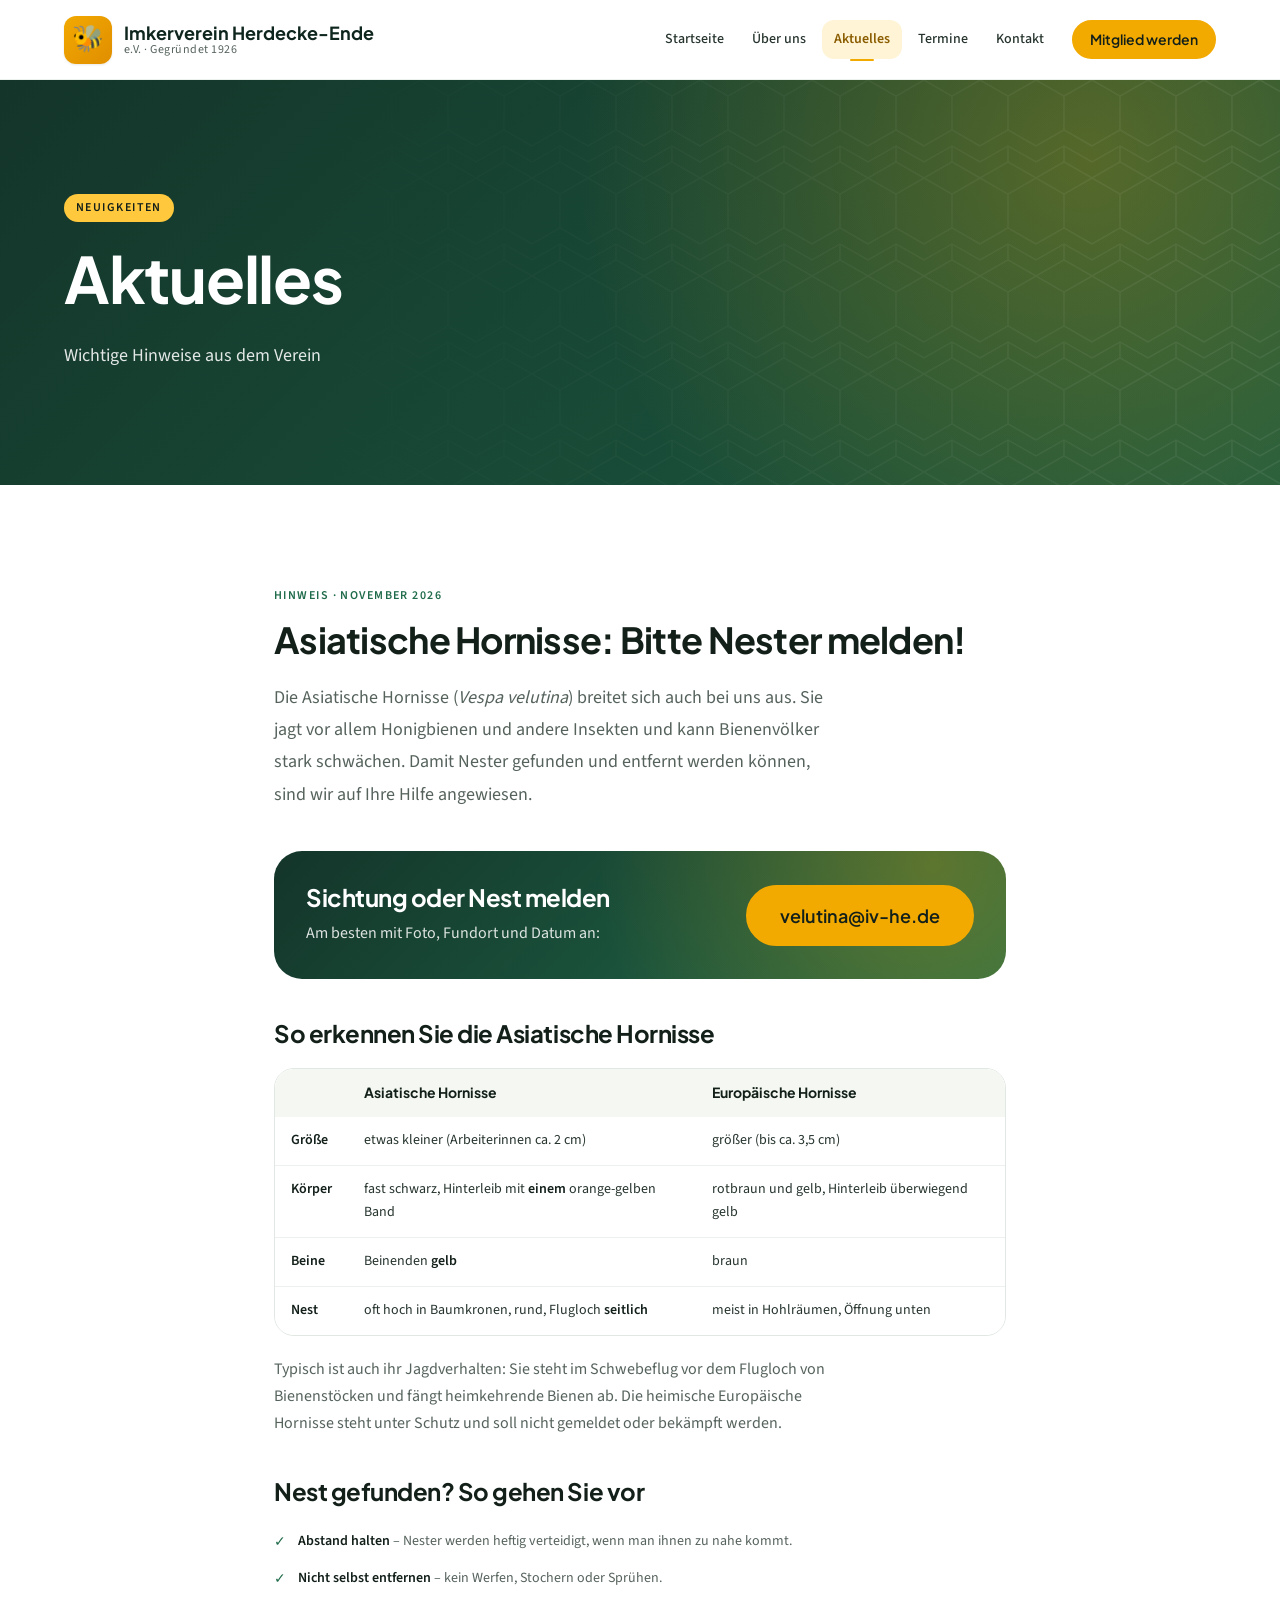
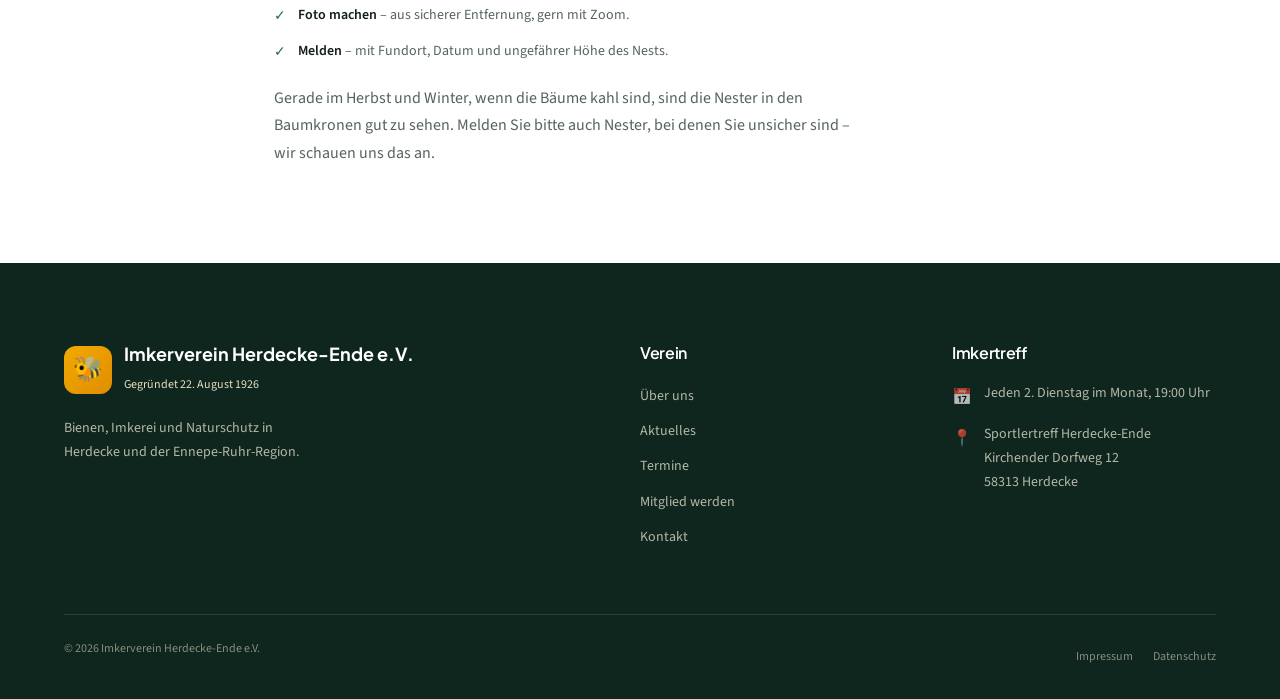
<file: aktuelles.html>
<!DOCTYPE html>
<html lang="de">
<head>
  <meta charset="UTF-8">
  <meta http-equiv="Content-Security-Policy" content="default-src 'self'; script-src 'self'; style-src 'self' 'unsafe-inline'; img-src 'self' data:; font-src 'self'; connect-src 'self'; object-src 'none'; base-uri 'self'; form-action 'self'; upgrade-insecure-requests">
  <meta name="referrer" content="strict-origin-when-cross-origin">
  <meta name="viewport" content="width=device-width, initial-scale=1.0">
  <title>Aktuelles – Imkerverein Herdecke-Ende e.V.</title>
  <meta name="description" content="Aktuelles vom Imkerverein Herdecke-Ende: Asiatische Hornisse (Vespa velutina) erkennen und Sichtungen oder Nester melden.">
  <!-- VORSCHAU-SPERRE: Diesen Hinweis und die nächste Zeile vor dem Start der echten Website löschen -->
  <meta name="robots" content="noindex, nofollow">
  <link rel="icon" type="image/svg+xml" href="icons/favicon.svg">
  <link rel="stylesheet" href="css/fonts.css">
  <link rel="stylesheet" href="css/main.css">
  <link rel="stylesheet" href="css/components.css">
  <link rel="stylesheet" href="css/responsive.css">
</head>
<body>

  <a href="#main-content" class="skip-link">Zum Inhalt springen</a>

  <header class="site-header" role="banner">
    <div class="container header-inner">
      <a href="index.html" class="site-logo" aria-label="Imkerverein Herdecke-Ende e.V. – Zur Startseite">
        <span class="site-logo__icon" aria-hidden="true">🐝</span>
        <span class="site-logo__text">
          <span class="site-logo__name">Imkerverein Herdecke-Ende</span>
          <span class="site-logo__sub">e.V. · Gegründet 1926</span>
        </span>
      </a>
      <nav class="site-nav" aria-label="Hauptnavigation">
        <ul class="nav-list" role="list">
          <li class="nav-list__item"><a href="index.html" class="nav-list__link">Startseite</a></li>
          <li class="nav-list__item"><a href="ueber-uns.html" class="nav-list__link">Über uns</a></li>
          <li class="nav-list__item"><a href="aktuelles.html" class="nav-list__link">Aktuelles</a></li>
          <li class="nav-list__item"><a href="termine.html" class="nav-list__link">Termine</a></li>
          <li class="nav-list__item"><a href="kontakt.html" class="nav-list__link">Kontakt</a></li>
        </ul>
        <a href="mitglied-werden.html" class="btn btn--primary btn--sm nav-cta">Mitglied werden</a>
      </nav>
      <button class="hamburger" aria-label="Menü öffnen" aria-expanded="false" aria-controls="mobile-nav">
        <span class="hamburger__line"></span>
        <span class="hamburger__line"></span>
        <span class="hamburger__line"></span>
      </button>
    </div>
  </header>

  <nav class="mobile-nav" id="mobile-nav" aria-label="Mobile Navigation" aria-hidden="true">
    <ul class="mobile-nav__list" role="list">
      <li><a href="index.html" class="mobile-nav__link">Startseite</a></li>
      <li><a href="ueber-uns.html" class="mobile-nav__link">Über uns</a></li>
      <li><a href="aktuelles.html" class="mobile-nav__link">Aktuelles</a></li>
      <li><a href="termine.html" class="mobile-nav__link">Termine</a></li>
      <li><a href="kontakt.html" class="mobile-nav__link">Kontakt</a></li>
    </ul>
    <div class="mobile-nav__cta">
      <a href="mitglied-werden.html" class="btn btn--primary">Mitglied werden</a>
    </div>
  </nav>

  <main id="main-content">
    <section class="hero hero--subpage" aria-labelledby="seitentitel">
      <div class="hero__overlay" aria-hidden="true"></div>
      <div class="container hero__content">
        <span class="hero__label">Neuigkeiten</span>
        <h1 class="hero__title" id="seitentitel">Aktuelles</h1>
        <p class="hero__sub">Wichtige Hinweise aus dem Verein</p>
      </div>
    </section>

    <article class="section" id="vespa-velutina" aria-labelledby="velutina-heading">
      <div class="container container--narrow">
        <span class="section-label">Hinweis · November 2026</span>
        <h2 class="section-title" id="velutina-heading">Asiatische Hornisse: Bitte Nester melden!</h2>
        <p class="section-intro">
          Die Asiatische Hornisse (<em>Vespa velutina</em>) breitet sich auch bei uns aus.
          Sie jagt vor allem Honigbienen und andere Insekten und kann Bienenvölker stark
          schwächen. Damit Nester gefunden und entfernt werden können, sind wir auf
          Ihre Hilfe angewiesen.
        </p>

        <div class="melde-box">
          <div>
            <h3 class="melde-box__title">Sichtung oder Nest melden</h3>
            <p class="melde-box__text">Am besten mit Foto, Fundort und Datum an:</p>
          </div>
          <a class="btn btn--primary btn--lg" data-email-user="velutina" data-email-domain="iv-he.de"
             data-email-subject="Meldung Asiatische Hornisse"
             data-email-body="Fundort (Adresse oder Beschreibung): &#10;Datum: &#10;Nest gesehen (ja/nein, ungefähre Höhe): &#10;Foto bitte anhängen.">velutina (at) iv-he.de</a>
        </div>

        <h3 class="artikel-zwischentitel">So erkennen Sie die Asiatische Hornisse</h3>
        <div class="tabelle-wrap">
          <table class="vergleich">
            <thead>
              <tr>
                <th scope="col"></th>
                <th scope="col">Asiatische Hornisse</th>
                <th scope="col">Europäische Hornisse</th>
              </tr>
            </thead>
            <tbody>
              <tr><th scope="row">Größe</th><td>etwas kleiner (Arbeiterinnen ca. 2&nbsp;cm)</td><td>größer (bis ca. 3,5&nbsp;cm)</td></tr>
              <tr><th scope="row">Körper</th><td>fast schwarz, Hinterleib mit <strong>einem</strong> orange-gelben Band</td><td>rotbraun und gelb, Hinterleib überwiegend gelb</td></tr>
              <tr><th scope="row">Beine</th><td>Beinenden <strong>gelb</strong></td><td>braun</td></tr>
              <tr><th scope="row">Nest</th><td>oft hoch in Baumkronen, rund, Flugloch <strong>seitlich</strong></td><td>meist in Hohlräumen, Öffnung unten</td></tr>
            </tbody>
          </table>
        </div>
        <p class="artikel-hinweis">
          Typisch ist auch ihr Jagdverhalten: Sie steht im Schwebeflug vor dem Flugloch
          von Bienenstöcken und fängt heimkehrende Bienen ab.
          Die heimische Europäische Hornisse steht unter Schutz und soll nicht gemeldet
          oder bekämpft werden.
        </p>

        <h3 class="artikel-zwischentitel">Nest gefunden? So gehen Sie vor</h3>
        <div class="info-list">
          <div class="info-list__item"><span><strong>Abstand halten</strong> – Nester werden heftig verteidigt, wenn man ihnen zu nahe kommt.</span></div>
          <div class="info-list__item"><span><strong>Nicht selbst entfernen</strong> – kein Werfen, Stochern oder Sprühen.</span></div>
          <div class="info-list__item"><span><strong>Foto machen</strong> – aus sicherer Entfernung, gern mit Zoom.</span></div>
          <div class="info-list__item"><span><strong>Melden</strong> – mit Fundort, Datum und ungefährer Höhe des Nests.</span></div>
        </div>
        <p class="artikel-hinweis">
          Gerade im Herbst und Winter, wenn die Bäume kahl sind, sind die Nester in den
          Baumkronen gut zu sehen. Melden Sie bitte auch Nester, bei denen Sie unsicher sind –
          wir schauen uns das an.
        </p>
      </div>
    </article>
  </main>

  <footer class="site-footer" role="contentinfo">
    <div class="container">
      <div class="footer-grid footer-grid--kompakt">
        <div class="footer-brand">
          <a href="index.html" class="footer-brand__logo" aria-label="Zur Startseite">
            <span class="footer-brand__icon" aria-hidden="true">🐝</span>
            <span>
              <span class="footer-brand__name">Imkerverein Herdecke-Ende e.V.</span><br>
              <span class="footer-brand__sub">Gegründet 22. August 1926</span>
            </span>
          </a>
          <p class="footer-brand__desc">Bienen, Imkerei und Naturschutz in Herdecke und der Ennepe-Ruhr-Region.</p>
        </div>
        <div class="footer-col">
          <h2 class="footer-col__title">Verein</h2>
          <ul class="footer-col__list" role="list">
            <li><a href="ueber-uns.html" class="footer-col__link">Über uns</a></li>
            <li><a href="aktuelles.html" class="footer-col__link">Aktuelles</a></li>
            <li><a href="termine.html" class="footer-col__link">Termine</a></li>
            <li><a href="mitglied-werden.html" class="footer-col__link">Mitglied werden</a></li>
            <li><a href="kontakt.html" class="footer-col__link">Kontakt</a></li>
          </ul>
        </div>
        <div class="footer-col">
          <h2 class="footer-col__title">Imkertreff</h2>
          <div class="footer-contact__item">
            <span class="footer-contact__icon" aria-hidden="true">📅</span>
            <span>Jeden 2. Dienstag im Monat, 19:00 Uhr</span>
          </div>
          <div class="footer-contact__item">
            <span class="footer-contact__icon" aria-hidden="true">📍</span>
            <address class="address-plain">
              Sportlertreff Herdecke-Ende<br>
              Kirchender Dorfweg 12<br>
              58313 Herdecke
            </address>
          </div>
        </div>
      </div>
      <div class="footer-bottom">
        <p class="footer-bottom__copy">&copy; 2026 Imkerverein Herdecke-Ende e.V.</p>
        <nav class="footer-bottom__links" aria-label="Rechtliche Links">
          <a href="impressum.html" class="footer-bottom__link">Impressum</a>
          <a href="datenschutz.html" class="footer-bottom__link">Datenschutz</a>
        </nav>
      </div>
    </div>
  </footer>

  <script src="js/nav.js"></script>
  <script src="js/scroll.js"></script>
</body>
</html>
</file>
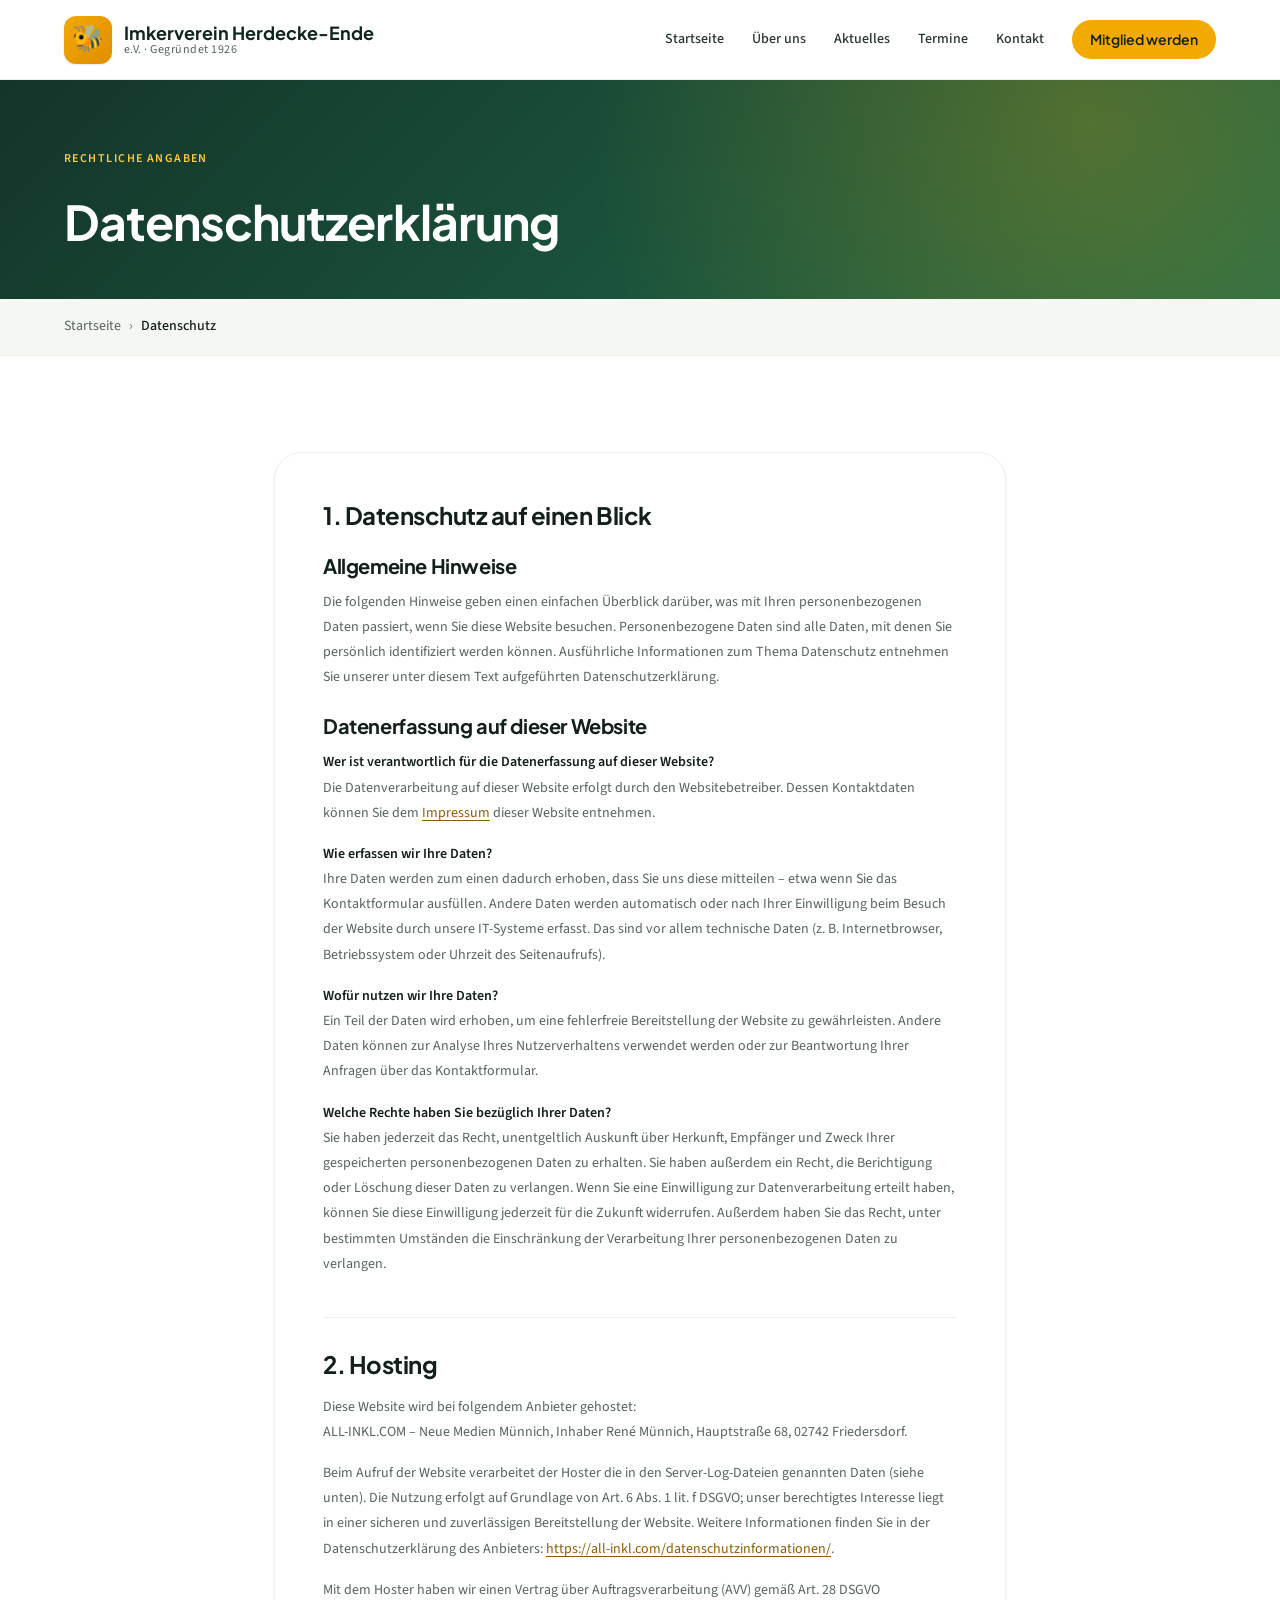
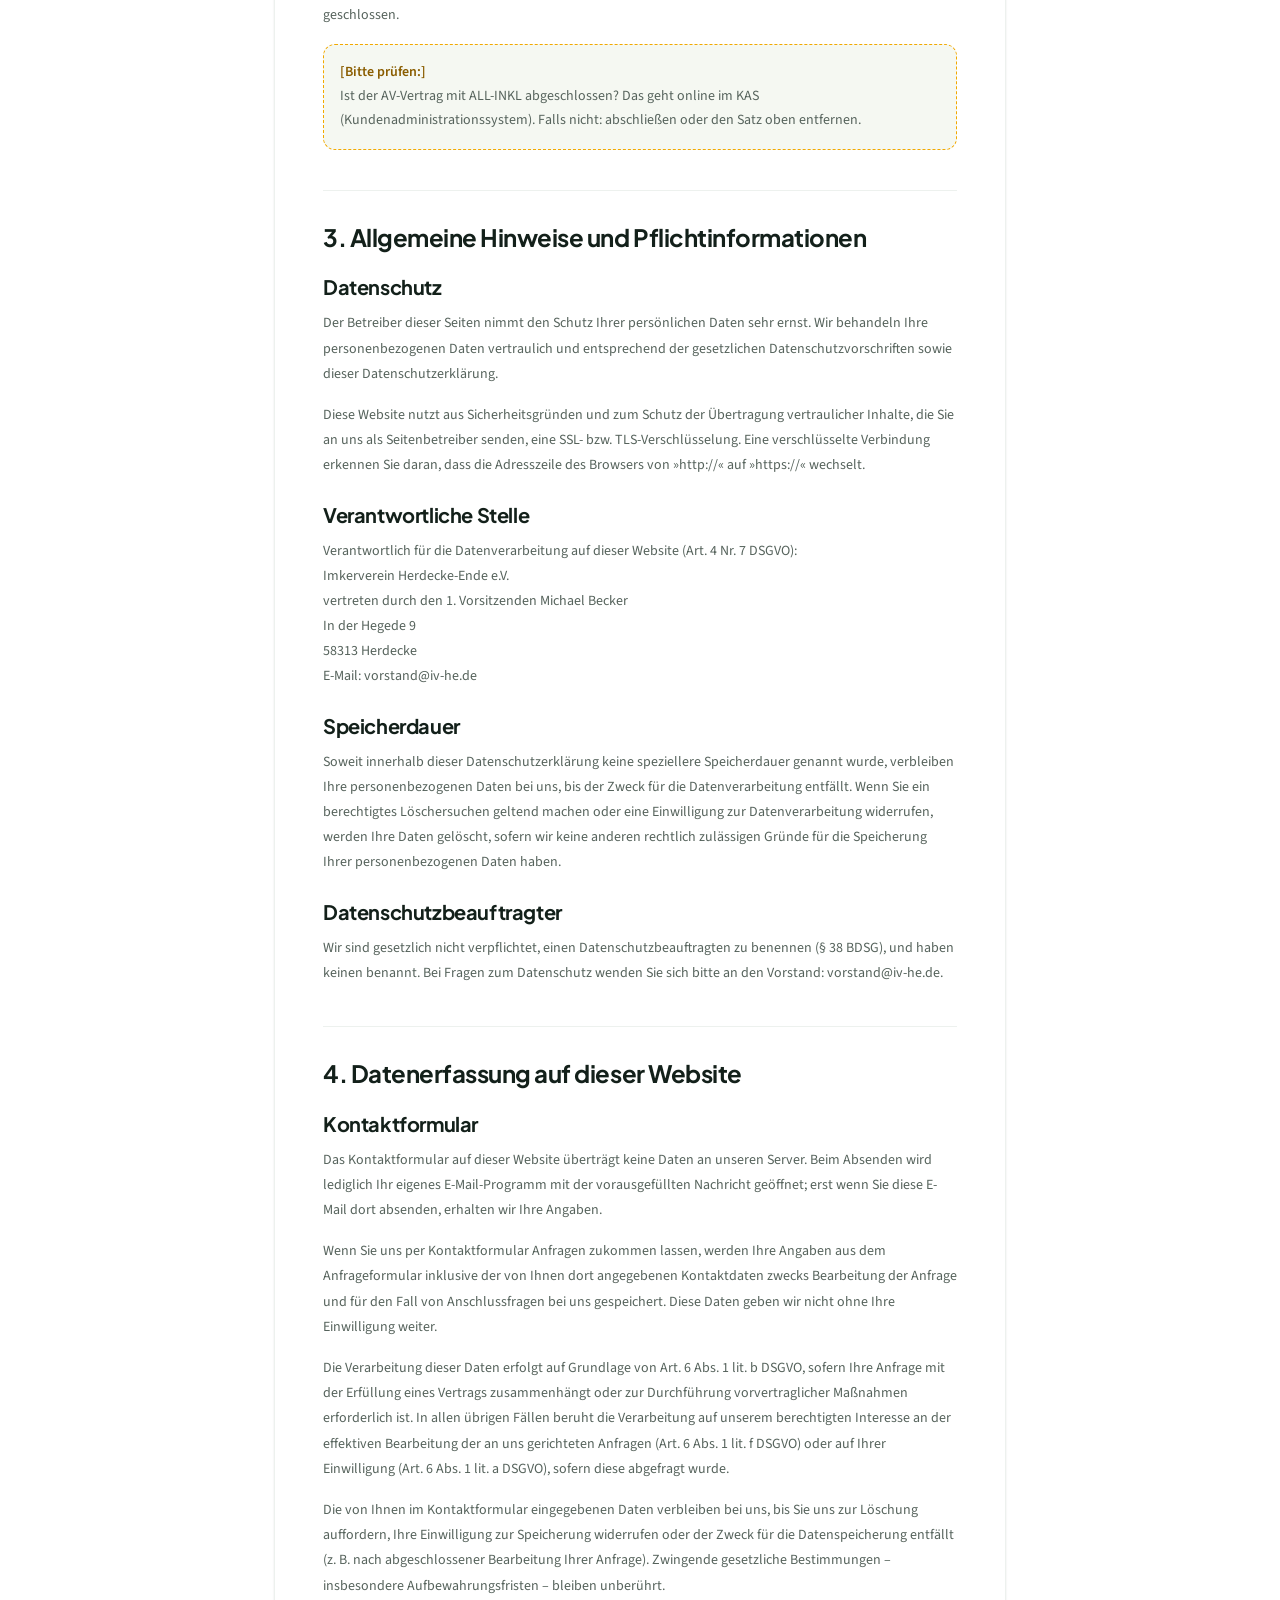
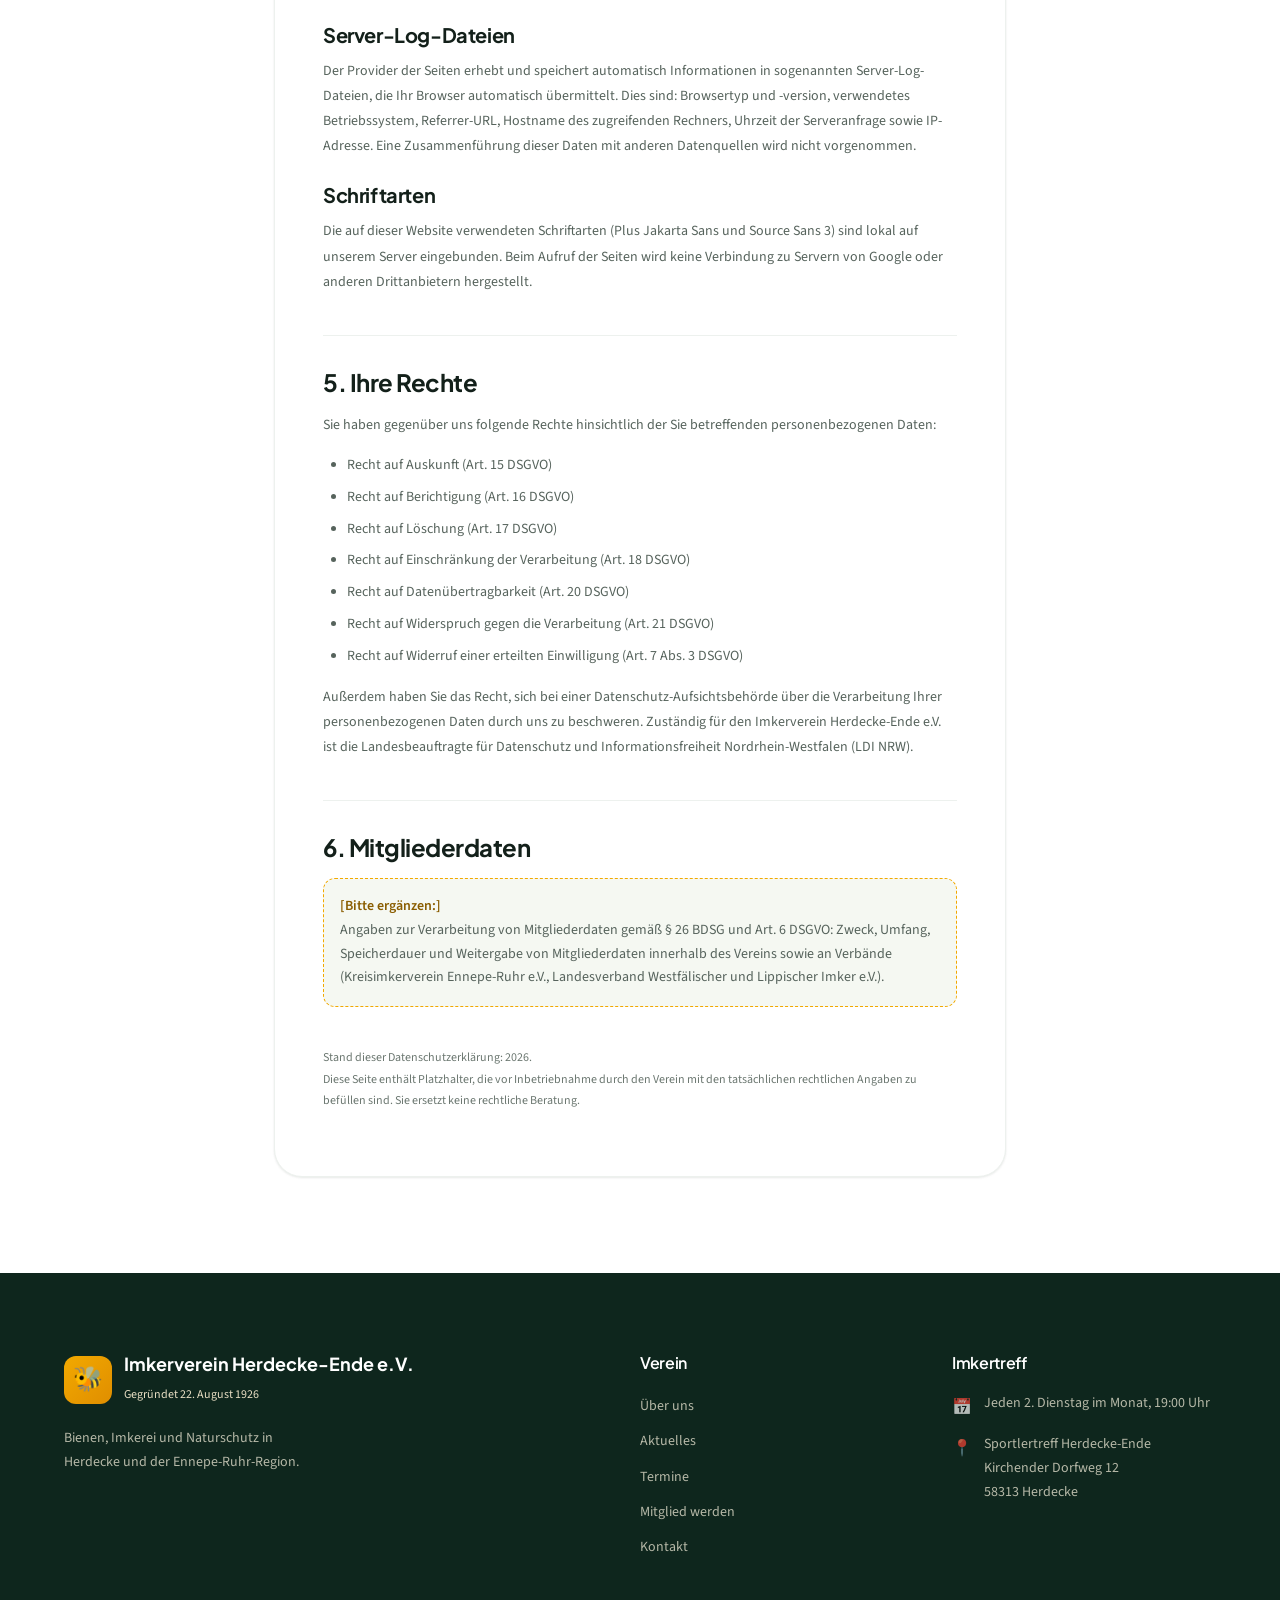
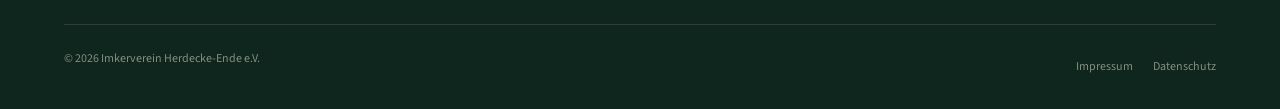
<file: datenschutz.html>
<!DOCTYPE html>
<html lang="de">
<head>
  <meta charset="UTF-8">
  <meta http-equiv="Content-Security-Policy" content="default-src 'self'; script-src 'self'; style-src 'self' 'unsafe-inline'; img-src 'self' data:; font-src 'self'; connect-src 'self'; object-src 'none'; base-uri 'self'; form-action 'self'; upgrade-insecure-requests">
  <meta name="referrer" content="strict-origin-when-cross-origin">
  <meta name="viewport" content="width=device-width, initial-scale=1.0">
  <title>Datenschutz – Imkerverein Herdecke-Ende e.V.</title>
  <meta name="description" content="Datenschutzerklärung des Imkervereins Herdecke-Ende e.V. gemäß DSGVO und BDSG.">
  <meta name="robots" content="noindex, follow">
  <link rel="icon" type="image/svg+xml" href="icons/favicon.svg">
  <link rel="stylesheet" href="css/fonts.css">
  <link rel="stylesheet" href="css/main.css">
  <link rel="stylesheet" href="css/components.css">
  <link rel="stylesheet" href="css/responsive.css">
</head>
<body>

  <a href="#main-content" class="skip-link">Zum Inhalt springen</a>

  <header class="site-header" role="banner">
    <div class="container header-inner">
      <a href="index.html" class="site-logo" aria-label="Imkerverein Herdecke-Ende e.V. – Zur Startseite">
        <span class="site-logo__icon" aria-hidden="true">🐝</span>
        <span class="site-logo__text">
          <span class="site-logo__name">Imkerverein Herdecke-Ende</span>
          <span class="site-logo__sub">e.V. · Gegründet 1926</span>
        </span>
      </a>
      <nav class="site-nav" aria-label="Hauptnavigation">
        <ul class="nav-list" role="list">
          <li class="nav-list__item"><a href="index.html" class="nav-list__link">Startseite</a></li>
          <li class="nav-list__item"><a href="ueber-uns.html" class="nav-list__link">Über uns</a></li>
          <li class="nav-list__item"><a href="aktuelles.html" class="nav-list__link">Aktuelles</a></li>
          <li class="nav-list__item"><a href="termine.html" class="nav-list__link">Termine</a></li>
          <li class="nav-list__item"><a href="kontakt.html" class="nav-list__link">Kontakt</a></li>
        </ul>
        <a href="mitglied-werden.html" class="btn btn--primary btn--sm nav-cta">Mitglied werden</a>
      </nav>
      <button class="hamburger" aria-label="Menü öffnen" aria-expanded="false" aria-controls="mobile-nav">
        <span class="hamburger__line"></span>
        <span class="hamburger__line"></span>
        <span class="hamburger__line"></span>
      </button>
    </div>
  </header>

  <nav class="mobile-nav" id="mobile-nav" aria-label="Mobile Navigation" aria-hidden="true">
    <ul class="mobile-nav__list" role="list">
      <li><a href="index.html" class="mobile-nav__link">Startseite</a></li>
      <li><a href="ueber-uns.html" class="mobile-nav__link">Über uns</a></li>
      <li><a href="aktuelles.html" class="mobile-nav__link">Aktuelles</a></li>
      <li><a href="termine.html" class="mobile-nav__link">Termine</a></li>
      <li><a href="kontakt.html" class="mobile-nav__link">Kontakt</a></li>
    </ul>
    <div class="mobile-nav__cta">
      <a href="mitglied-werden.html" class="btn btn--primary">Mitglied werden</a>
    </div>
  </nav>

  <main id="main-content">
    <!-- SEITENHEADER -->
    <div class="page-header">
      <div class="container">
        <span class="section-label">Rechtliche Angaben</span>
        <h1 class="page-header__title">Datenschutzerklärung</h1>
      </div>
    </div>

    <!-- BREADCRUMB -->
    <nav class="breadcrumb" aria-label="Navigationspfad">
      <div class="container">
        <ol class="breadcrumb__list" role="list">
          <li class="breadcrumb__item"><a href="index.html" class="breadcrumb__link">Startseite</a></li>
          <li class="breadcrumb__item"><span class="breadcrumb__current">Datenschutz</span></li>
        </ol>
      </div>
    </nav>

    <!-- INHALT -->
    <section class="section" aria-labelledby="datenschutz-heading">
      <div class="container container--narrow">
        <div class="legal-content">

          <h2 id="datenschutz-heading">1. Datenschutz auf einen Blick</h2>

          <h3>Allgemeine Hinweise</h3>
          <p>
            Die folgenden Hinweise geben einen einfachen Überblick darüber, was mit Ihren
            personenbezogenen Daten passiert, wenn Sie diese Website besuchen.
            Personenbezogene Daten sind alle Daten, mit denen Sie persönlich identifiziert
            werden können. Ausführliche Informationen zum Thema Datenschutz entnehmen Sie
            unserer unter diesem Text aufgeführten Datenschutzerklärung.
          </p>

          <h3>Datenerfassung auf dieser Website</h3>
          <p>
            <strong>Wer ist verantwortlich für die Datenerfassung auf dieser Website?</strong><br>
            Die Datenverarbeitung auf dieser Website erfolgt durch den Websitebetreiber.
            Dessen Kontaktdaten können Sie dem <a href="impressum.html">Impressum</a> dieser Website entnehmen.
          </p>
          <p>
            <strong>Wie erfassen wir Ihre Daten?</strong><br>
            Ihre Daten werden zum einen dadurch erhoben, dass Sie uns diese mitteilen –
            etwa wenn Sie das Kontaktformular ausfüllen. Andere Daten werden automatisch
            oder nach Ihrer Einwilligung beim Besuch der Website durch unsere IT-Systeme
            erfasst. Das sind vor allem technische Daten (z. B. Internetbrowser,
            Betriebssystem oder Uhrzeit des Seitenaufrufs).
          </p>
          <p>
            <strong>Wofür nutzen wir Ihre Daten?</strong><br>
            Ein Teil der Daten wird erhoben, um eine fehlerfreie Bereitstellung der Website
            zu gewährleisten. Andere Daten können zur Analyse Ihres Nutzerverhaltens verwendet
            werden oder zur Beantwortung Ihrer Anfragen über das Kontaktformular.
          </p>
          <p>
            <strong>Welche Rechte haben Sie bezüglich Ihrer Daten?</strong><br>
            Sie haben jederzeit das Recht, unentgeltlich Auskunft über Herkunft, Empfänger
            und Zweck Ihrer gespeicherten personenbezogenen Daten zu erhalten. Sie haben
            außerdem ein Recht, die Berichtigung oder Löschung dieser Daten zu verlangen.
            Wenn Sie eine Einwilligung zur Datenverarbeitung erteilt haben, können Sie diese
            Einwilligung jederzeit für die Zukunft widerrufen. Außerdem haben Sie das Recht,
            unter bestimmten Umständen die Einschränkung der Verarbeitung Ihrer
            personenbezogenen Daten zu verlangen.
          </p>

          <h2>2. Hosting</h2>
          <p>
            Diese Website wird bei folgendem Anbieter gehostet:<br>
            ALL-INKL.COM – Neue Medien Münnich, Inhaber René Münnich,
            Hauptstraße 68, 02742 Friedersdorf.
          </p>
          <p>
            Beim Aufruf der Website verarbeitet der Hoster die in den Server-Log-Dateien
            genannten Daten (siehe unten). Die Nutzung erfolgt auf Grundlage von
            Art. 6 Abs. 1 lit. f DSGVO; unser berechtigtes Interesse liegt in einer
            sicheren und zuverlässigen Bereitstellung der Website. Weitere Informationen
            finden Sie in der Datenschutzerklärung des Anbieters:
            <a href="https://all-inkl.com/datenschutzinformationen/" target="_blank" rel="noopener noreferrer">https://all-inkl.com/datenschutzinformationen/</a>.
          </p>
          <p>
            Mit dem Hoster haben wir einen Vertrag über Auftragsverarbeitung (AVV) gemäß
            Art. 28 DSGVO geschlossen.
          </p>
          <div class="legal-placeholder">
            <strong>[Bitte prüfen:]</strong><br>
            Ist der AV-Vertrag mit ALL-INKL abgeschlossen? Das geht online im KAS
            (Kundenadministrationssystem). Falls nicht: abschließen oder den Satz oben entfernen.
          </div>

          <h2>3. Allgemeine Hinweise und Pflichtinformationen</h2>

          <h3>Datenschutz</h3>
          <p>
            Der Betreiber dieser Seiten nimmt den Schutz Ihrer persönlichen Daten sehr ernst.
            Wir behandeln Ihre personenbezogenen Daten vertraulich und entsprechend der
            gesetzlichen Datenschutzvorschriften sowie dieser Datenschutzerklärung.
          </p>
          <p>
            Diese Website nutzt aus Sicherheitsgründen und zum Schutz der Übertragung
            vertraulicher Inhalte, die Sie an uns als Seitenbetreiber senden, eine
            SSL- bzw. TLS-Verschlüsselung. Eine verschlüsselte Verbindung erkennen Sie
            daran, dass die Adresszeile des Browsers von »http://« auf »https://« wechselt.
          </p>

          <h3>Verantwortliche Stelle</h3>
          <p>
            Verantwortlich für die Datenverarbeitung auf dieser Website (Art. 4 Nr. 7 DSGVO):<br>
            Imkerverein Herdecke-Ende e.V.<br>
            vertreten durch den 1. Vorsitzenden Michael Becker<br>
            In der Hegede 9<br>
            58313 Herdecke<br>
            E-Mail: vorstand@iv-he.de
          </p>

          <h3>Speicherdauer</h3>
          <p>
            Soweit innerhalb dieser Datenschutzerklärung keine speziellere Speicherdauer
            genannt wurde, verbleiben Ihre personenbezogenen Daten bei uns, bis der Zweck
            für die Datenverarbeitung entfällt. Wenn Sie ein berechtigtes Löschersuchen
            geltend machen oder eine Einwilligung zur Datenverarbeitung widerrufen, werden
            Ihre Daten gelöscht, sofern wir keine anderen rechtlich zulässigen Gründe für
            die Speicherung Ihrer personenbezogenen Daten haben.
          </p>

          <h3>Datenschutzbeauftragter</h3>
          <p>
            Wir sind gesetzlich nicht verpflichtet, einen Datenschutzbeauftragten zu benennen
            (§ 38 BDSG), und haben keinen benannt. Bei Fragen zum Datenschutz wenden Sie sich
            bitte an den Vorstand: vorstand@iv-he.de.
          </p>

          <h2>4. Datenerfassung auf dieser Website</h2>

          <h3>Kontaktformular</h3>
          <p>
            Das Kontaktformular auf dieser Website überträgt keine Daten an unseren Server.
            Beim Absenden wird lediglich Ihr eigenes E-Mail-Programm mit der vorausgefüllten
            Nachricht geöffnet; erst wenn Sie diese E-Mail dort absenden, erhalten wir Ihre Angaben.
          </p>
          <p>
            Wenn Sie uns per Kontaktformular Anfragen zukommen lassen, werden Ihre Angaben
            aus dem Anfrageformular inklusive der von Ihnen dort angegebenen Kontaktdaten
            zwecks Bearbeitung der Anfrage und für den Fall von Anschlussfragen bei uns
            gespeichert. Diese Daten geben wir nicht ohne Ihre Einwilligung weiter.
          </p>
          <p>
            Die Verarbeitung dieser Daten erfolgt auf Grundlage von Art. 6 Abs. 1 lit. b DSGVO,
            sofern Ihre Anfrage mit der Erfüllung eines Vertrags zusammenhängt oder zur
            Durchführung vorvertraglicher Maßnahmen erforderlich ist. In allen übrigen Fällen
            beruht die Verarbeitung auf unserem berechtigten Interesse an der effektiven
            Bearbeitung der an uns gerichteten Anfragen (Art. 6 Abs. 1 lit. f DSGVO) oder
            auf Ihrer Einwilligung (Art. 6 Abs. 1 lit. a DSGVO), sofern diese abgefragt wurde.
          </p>
          <p>
            Die von Ihnen im Kontaktformular eingegebenen Daten verbleiben bei uns, bis Sie
            uns zur Löschung auffordern, Ihre Einwilligung zur Speicherung widerrufen oder
            der Zweck für die Datenspeicherung entfällt (z. B. nach abgeschlossener
            Bearbeitung Ihrer Anfrage). Zwingende gesetzliche Bestimmungen – insbesondere
            Aufbewahrungsfristen – bleiben unberührt.
          </p>

          <h3>Server-Log-Dateien</h3>
          <p>
            Der Provider der Seiten erhebt und speichert automatisch Informationen in
            sogenannten Server-Log-Dateien, die Ihr Browser automatisch übermittelt.
            Dies sind: Browsertyp und -version, verwendetes Betriebssystem, Referrer-URL,
            Hostname des zugreifenden Rechners, Uhrzeit der Serveranfrage sowie IP-Adresse.
            Eine Zusammenführung dieser Daten mit anderen Datenquellen wird nicht vorgenommen.
          </p>

          <h3>Schriftarten</h3>
          <p>
            Die auf dieser Website verwendeten Schriftarten (Plus Jakarta Sans und Source Sans 3) sind lokal auf unserem Server eingebunden. Beim Aufruf der
            Seiten wird keine Verbindung zu Servern von Google oder anderen Drittanbietern
            hergestellt.
          </p>

          <h2>5. Ihre Rechte</h2>
          <p>Sie haben gegenüber uns folgende Rechte hinsichtlich der Sie betreffenden personenbezogenen Daten:</p>
          <ul>
            <li>Recht auf Auskunft (Art. 15 DSGVO)</li>
            <li>Recht auf Berichtigung (Art. 16 DSGVO)</li>
            <li>Recht auf Löschung (Art. 17 DSGVO)</li>
            <li>Recht auf Einschränkung der Verarbeitung (Art. 18 DSGVO)</li>
            <li>Recht auf Datenübertragbarkeit (Art. 20 DSGVO)</li>
            <li>Recht auf Widerspruch gegen die Verarbeitung (Art. 21 DSGVO)</li>
            <li>Recht auf Widerruf einer erteilten Einwilligung (Art. 7 Abs. 3 DSGVO)</li>
          </ul>
          <p>
            Außerdem haben Sie das Recht, sich bei einer Datenschutz-Aufsichtsbehörde
            über die Verarbeitung Ihrer personenbezogenen Daten durch uns zu beschweren.
            Zuständig für den Imkerverein Herdecke-Ende e.V. ist die Landesbeauftragte
            für Datenschutz und Informationsfreiheit Nordrhein-Westfalen (LDI NRW).
          </p>

          <h2>6. Mitgliederdaten</h2>
          <div class="legal-placeholder">
            <strong>[Bitte ergänzen:]</strong><br>
            Angaben zur Verarbeitung von Mitgliederdaten gemäß § 26 BDSG und Art. 6 DSGVO:
            Zweck, Umfang, Speicherdauer und Weitergabe von Mitgliederdaten innerhalb des Vereins
            sowie an Verbände (Kreisimkerverein Ennepe-Ruhr e.V., Landesverband Westfälischer
            und Lippischer Imker e.V.).
          </div>

          <p style="margin-top: var(--space-10); font-size: var(--fs-xs); color: var(--color-text-light);">
            Stand dieser Datenschutzerklärung: 2026.<br>
            Diese Seite enthält Platzhalter, die vor Inbetriebnahme durch den Verein
            mit den tatsächlichen rechtlichen Angaben zu befüllen sind. Sie ersetzt
            keine rechtliche Beratung.
          </p>

        </div>
      </div>
    </section>

  
  </main>

  <footer class="site-footer" role="contentinfo">
    <div class="container">
      <div class="footer-grid footer-grid--kompakt">
        <div class="footer-brand">
          <a href="index.html" class="footer-brand__logo" aria-label="Zur Startseite">
            <span class="footer-brand__icon" aria-hidden="true">🐝</span>
            <span>
              <span class="footer-brand__name">Imkerverein Herdecke-Ende e.V.</span><br>
              <span class="footer-brand__sub">Gegründet 22. August 1926</span>
            </span>
          </a>
          <p class="footer-brand__desc">Bienen, Imkerei und Naturschutz in Herdecke und der Ennepe-Ruhr-Region.</p>
        </div>
        <div class="footer-col">
          <h2 class="footer-col__title">Verein</h2>
          <ul class="footer-col__list" role="list">
            <li><a href="ueber-uns.html" class="footer-col__link">Über uns</a></li>
            <li><a href="aktuelles.html" class="footer-col__link">Aktuelles</a></li>
            <li><a href="termine.html" class="footer-col__link">Termine</a></li>
            <li><a href="mitglied-werden.html" class="footer-col__link">Mitglied werden</a></li>
            <li><a href="kontakt.html" class="footer-col__link">Kontakt</a></li>
          </ul>
        </div>
        <div class="footer-col">
          <h2 class="footer-col__title">Imkertreff</h2>
          <div class="footer-contact__item">
            <span class="footer-contact__icon" aria-hidden="true">📅</span>
            <span>Jeden 2. Dienstag im Monat, 19:00 Uhr</span>
          </div>
          <div class="footer-contact__item">
            <span class="footer-contact__icon" aria-hidden="true">📍</span>
            <address class="address-plain">
              Sportlertreff Herdecke-Ende<br>
              Kirchender Dorfweg 12<br>
              58313 Herdecke
            </address>
          </div>
        </div>
      </div>
      <div class="footer-bottom">
        <p class="footer-bottom__copy">&copy; 2026 Imkerverein Herdecke-Ende e.V.</p>
        <nav class="footer-bottom__links" aria-label="Rechtliche Links">
          <a href="impressum.html" class="footer-bottom__link">Impressum</a>
          <a href="datenschutz.html" class="footer-bottom__link">Datenschutz</a>
        </nav>
      </div>
    </div>
  </footer>

  <script src="js/nav.js"></script>
  <script src="js/scroll.js"></script>
</body>
</html>
</file>
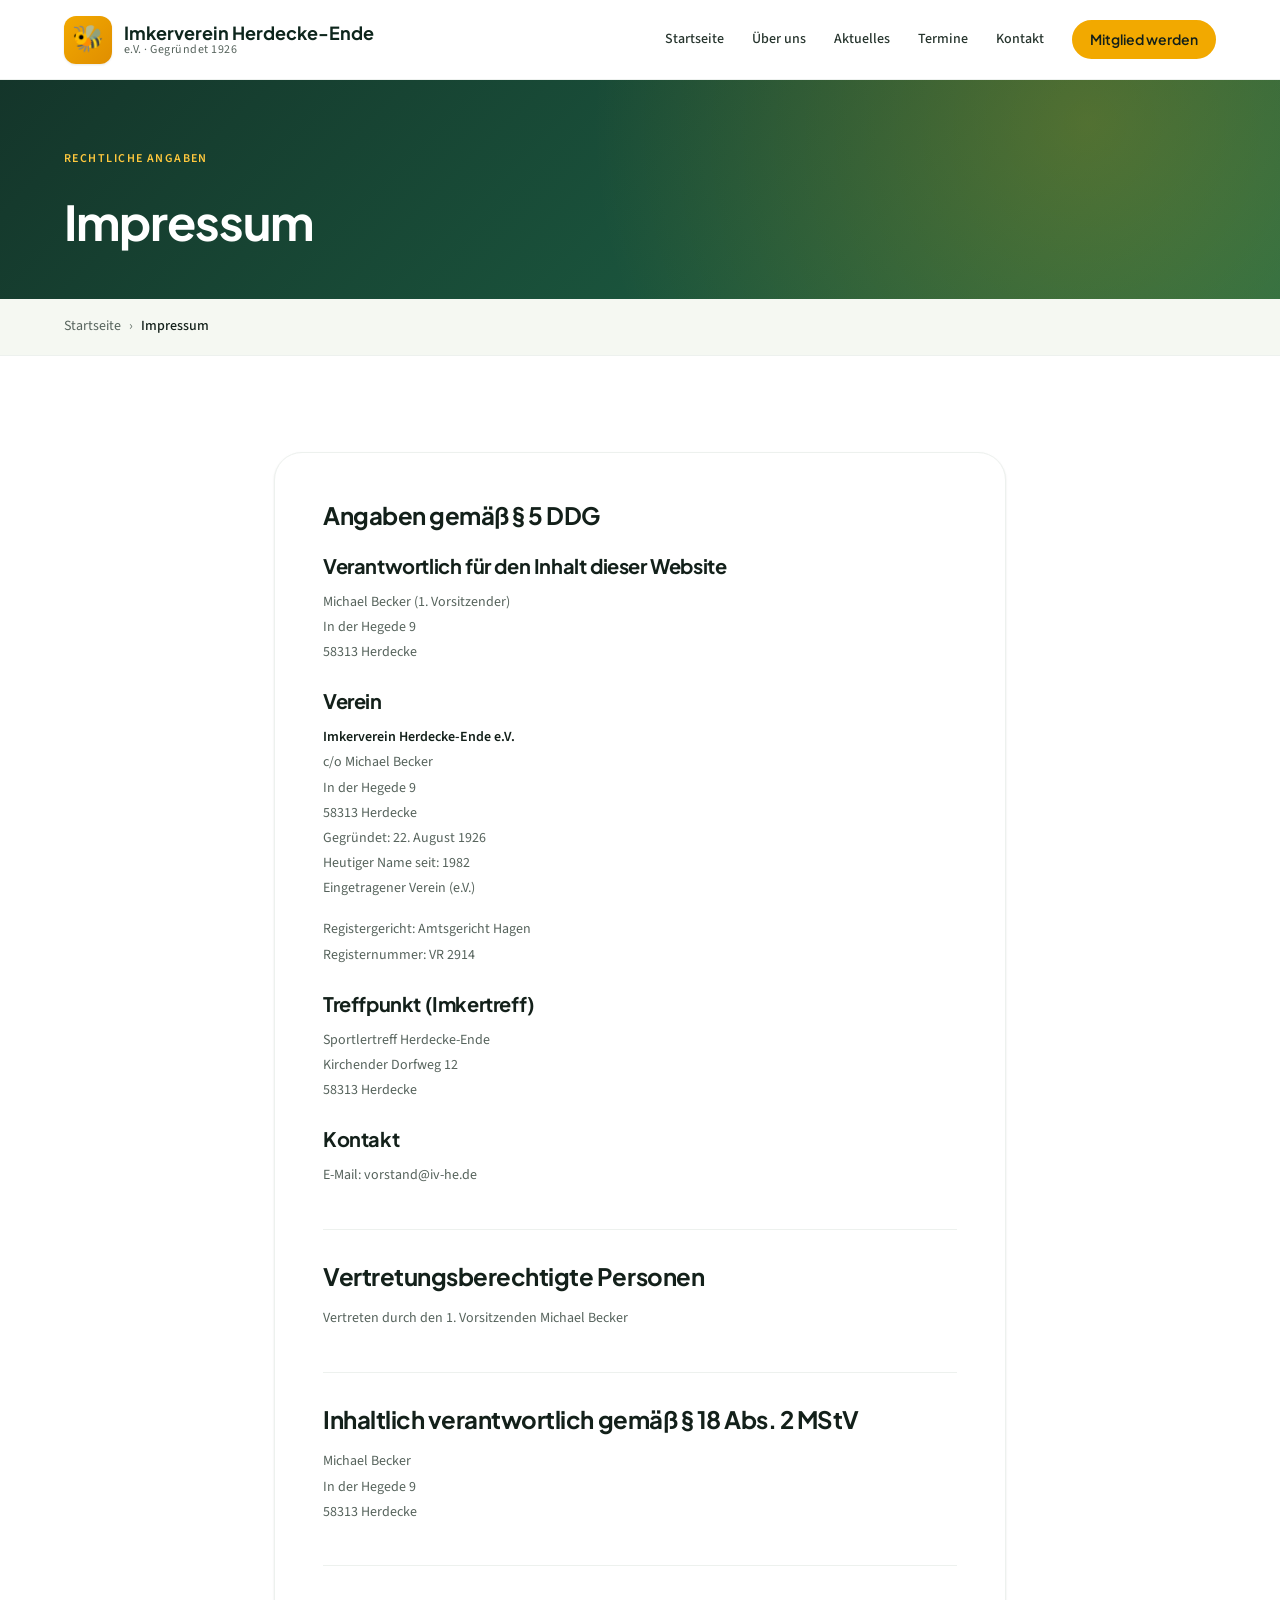
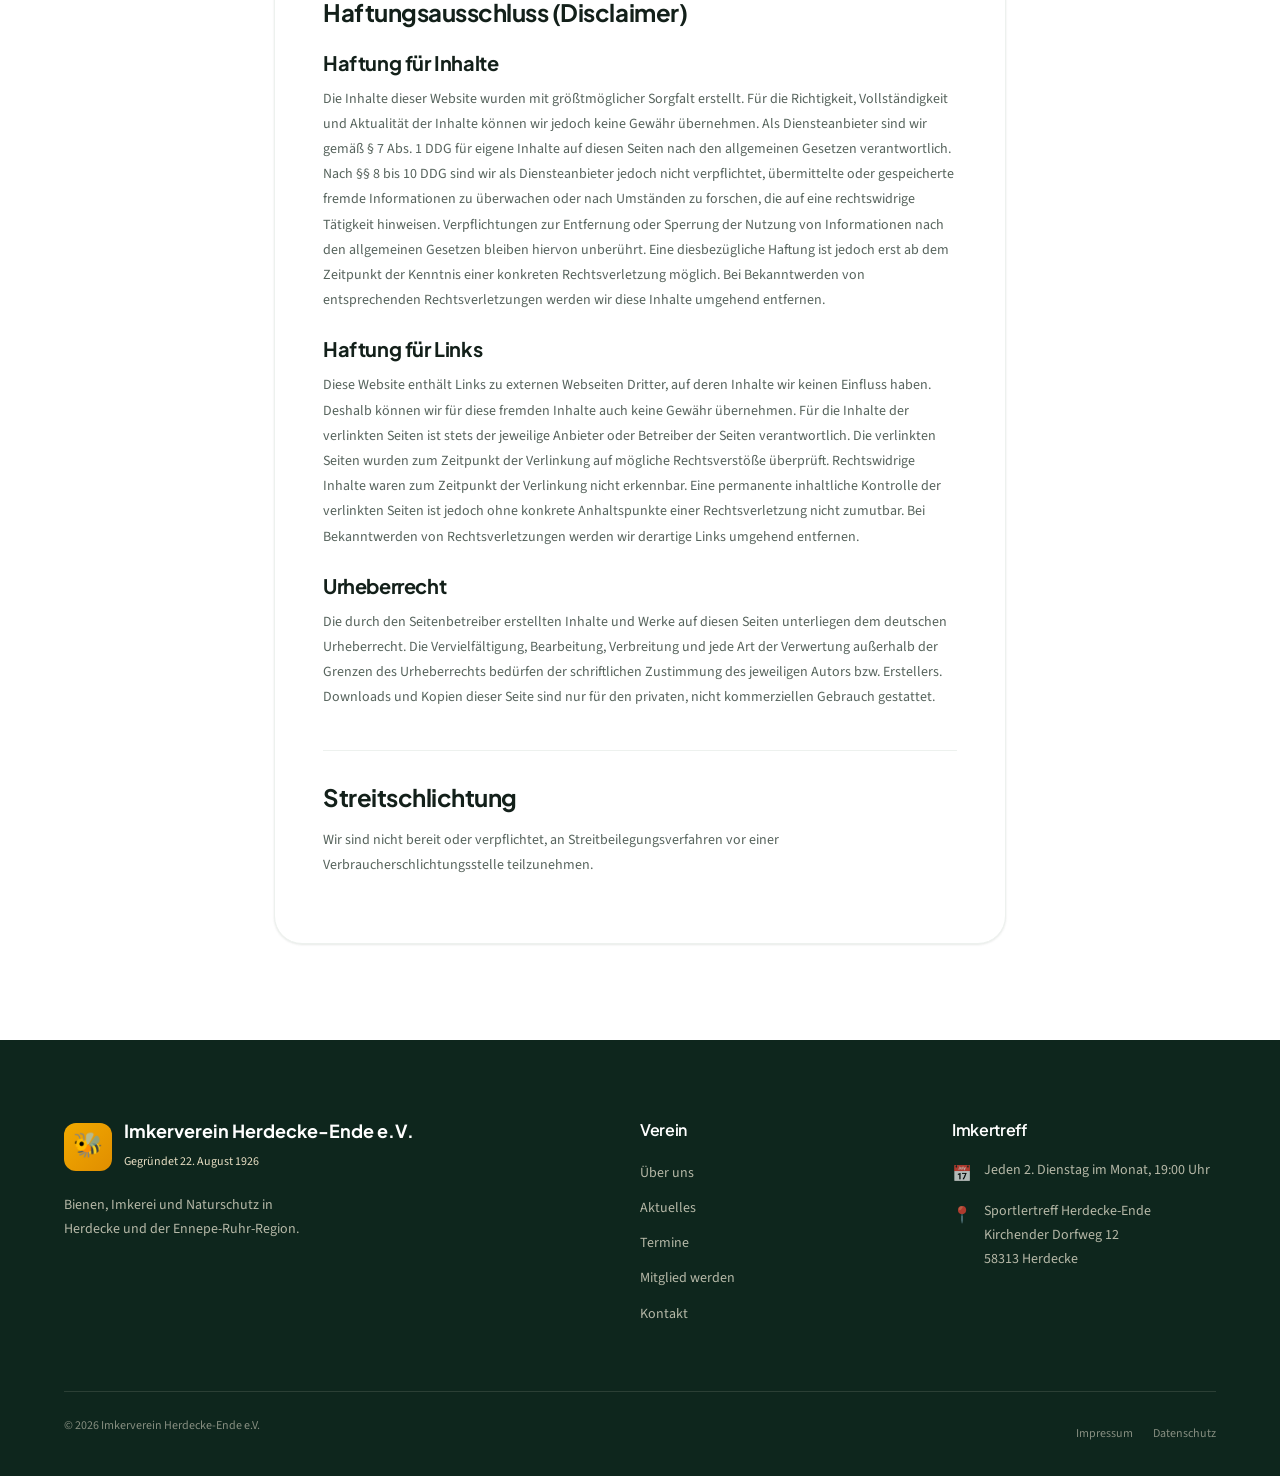
<file: impressum.html>
<!DOCTYPE html>
<html lang="de">
<head>
  <meta charset="UTF-8">
  <meta http-equiv="Content-Security-Policy" content="default-src 'self'; script-src 'self'; style-src 'self' 'unsafe-inline'; img-src 'self' data:; font-src 'self'; connect-src 'self'; object-src 'none'; base-uri 'self'; form-action 'self'; upgrade-insecure-requests">
  <meta name="referrer" content="strict-origin-when-cross-origin">
  <meta name="viewport" content="width=device-width, initial-scale=1.0">
  <title>Impressum – Imkerverein Herdecke-Ende e.V.</title>
  <meta name="description" content="Impressum des Imkervereins Herdecke-Ende e.V. – Angaben gemäß § 5 DDG.">
  <meta name="robots" content="noindex, follow">
  <link rel="icon" type="image/svg+xml" href="icons/favicon.svg">
  <link rel="stylesheet" href="css/fonts.css">
  <link rel="stylesheet" href="css/main.css">
  <link rel="stylesheet" href="css/components.css">
  <link rel="stylesheet" href="css/responsive.css">
</head>
<body>

  <a href="#main-content" class="skip-link">Zum Inhalt springen</a>

  <header class="site-header" role="banner">
    <div class="container header-inner">
      <a href="index.html" class="site-logo" aria-label="Imkerverein Herdecke-Ende e.V. – Zur Startseite">
        <span class="site-logo__icon" aria-hidden="true">🐝</span>
        <span class="site-logo__text">
          <span class="site-logo__name">Imkerverein Herdecke-Ende</span>
          <span class="site-logo__sub">e.V. · Gegründet 1926</span>
        </span>
      </a>
      <nav class="site-nav" aria-label="Hauptnavigation">
        <ul class="nav-list" role="list">
          <li class="nav-list__item"><a href="index.html" class="nav-list__link">Startseite</a></li>
          <li class="nav-list__item"><a href="ueber-uns.html" class="nav-list__link">Über uns</a></li>
          <li class="nav-list__item"><a href="aktuelles.html" class="nav-list__link">Aktuelles</a></li>
          <li class="nav-list__item"><a href="termine.html" class="nav-list__link">Termine</a></li>
          <li class="nav-list__item"><a href="kontakt.html" class="nav-list__link">Kontakt</a></li>
        </ul>
        <a href="mitglied-werden.html" class="btn btn--primary btn--sm nav-cta">Mitglied werden</a>
      </nav>
      <button class="hamburger" aria-label="Menü öffnen" aria-expanded="false" aria-controls="mobile-nav">
        <span class="hamburger__line"></span>
        <span class="hamburger__line"></span>
        <span class="hamburger__line"></span>
      </button>
    </div>
  </header>

  <nav class="mobile-nav" id="mobile-nav" aria-label="Mobile Navigation" aria-hidden="true">
    <ul class="mobile-nav__list" role="list">
      <li><a href="index.html" class="mobile-nav__link">Startseite</a></li>
      <li><a href="ueber-uns.html" class="mobile-nav__link">Über uns</a></li>
      <li><a href="aktuelles.html" class="mobile-nav__link">Aktuelles</a></li>
      <li><a href="termine.html" class="mobile-nav__link">Termine</a></li>
      <li><a href="kontakt.html" class="mobile-nav__link">Kontakt</a></li>
    </ul>
    <div class="mobile-nav__cta">
      <a href="mitglied-werden.html" class="btn btn--primary">Mitglied werden</a>
    </div>
  </nav>

  <main id="main-content">
    <!-- SEITENHEADER (ohne Bild) -->
    <div class="page-header">
      <div class="container">
        <span class="section-label">Rechtliche Angaben</span>
        <h1 class="page-header__title">Impressum</h1>
      </div>
    </div>

    <!-- BREADCRUMB -->
    <nav class="breadcrumb" aria-label="Navigationspfad">
      <div class="container">
        <ol class="breadcrumb__list" role="list">
          <li class="breadcrumb__item"><a href="index.html" class="breadcrumb__link">Startseite</a></li>
          <li class="breadcrumb__item"><span class="breadcrumb__current">Impressum</span></li>
        </ol>
      </div>
    </nav>

    <!-- INHALT -->
    <section class="section" aria-labelledby="impressum-heading">
      <div class="container container--narrow">
        <div class="legal-content">

          <h2 id="impressum-heading">Angaben gemäß § 5 DDG</h2>

          <h3>Verantwortlich für den Inhalt dieser Website</h3>
          <p>
            Michael Becker (1. Vorsitzender)<br>
            In der Hegede 9<br>
            58313 Herdecke
          </p>

          <h3>Verein</h3>
          <p>
            <strong>Imkerverein Herdecke-Ende e.V.</strong><br>
            c/o Michael Becker<br>
            In der Hegede 9<br>
            58313 Herdecke<br>
            Gegründet: 22. August 1926<br>
            Heutiger Name seit: 1982<br>
            Eingetragener Verein (e.V.)
          </p>

          <p>
            Registergericht: Amtsgericht Hagen<br>
            Registernummer: VR 2914
          </p>

          <h3>Treffpunkt (Imkertreff)</h3>
          <p>
            Sportlertreff Herdecke-Ende<br>
            Kirchender Dorfweg 12<br>
            58313 Herdecke
          </p>

          <h3>Kontakt</h3>
          <p>
            E-Mail: vorstand@iv-he.de
          </p>

          <h2>Vertretungsberechtigte Personen</h2>
          <p>
            Vertreten durch den 1. Vorsitzenden Michael Becker
          </p>

          <h2>Inhaltlich verantwortlich gemäß § 18 Abs. 2 MStV</h2>
          <p>
            Michael Becker<br>
            In der Hegede 9<br>
            58313 Herdecke
          </p>

          <h2>Haftungsausschluss (Disclaimer)</h2>

          <h3>Haftung für Inhalte</h3>
          <p>
            Die Inhalte dieser Website wurden mit größtmöglicher Sorgfalt erstellt.
            Für die Richtigkeit, Vollständigkeit und Aktualität der Inhalte können wir
            jedoch keine Gewähr übernehmen. Als Diensteanbieter sind wir gemäß § 7 Abs. 1 DDG
            für eigene Inhalte auf diesen Seiten nach den allgemeinen Gesetzen verantwortlich.
            Nach §§ 8 bis 10 DDG sind wir als Diensteanbieter jedoch nicht verpflichtet,
            übermittelte oder gespeicherte fremde Informationen zu überwachen oder nach
            Umständen zu forschen, die auf eine rechtswidrige Tätigkeit hinweisen.
            Verpflichtungen zur Entfernung oder Sperrung der Nutzung von Informationen
            nach den allgemeinen Gesetzen bleiben hiervon unberührt. Eine diesbezügliche
            Haftung ist jedoch erst ab dem Zeitpunkt der Kenntnis einer konkreten
            Rechtsverletzung möglich. Bei Bekanntwerden von entsprechenden Rechtsverletzungen
            werden wir diese Inhalte umgehend entfernen.
          </p>

          <h3>Haftung für Links</h3>
          <p>
            Diese Website enthält Links zu externen Webseiten Dritter, auf deren Inhalte
            wir keinen Einfluss haben. Deshalb können wir für diese fremden Inhalte auch
            keine Gewähr übernehmen. Für die Inhalte der verlinkten Seiten ist stets der
            jeweilige Anbieter oder Betreiber der Seiten verantwortlich. Die verlinkten
            Seiten wurden zum Zeitpunkt der Verlinkung auf mögliche Rechtsverstöße überprüft.
            Rechtswidrige Inhalte waren zum Zeitpunkt der Verlinkung nicht erkennbar.
            Eine permanente inhaltliche Kontrolle der verlinkten Seiten ist jedoch ohne
            konkrete Anhaltspunkte einer Rechtsverletzung nicht zumutbar. Bei Bekanntwerden
            von Rechtsverletzungen werden wir derartige Links umgehend entfernen.
          </p>

          <h3>Urheberrecht</h3>
          <p>
            Die durch den Seitenbetreiber erstellten Inhalte und Werke auf diesen Seiten
            unterliegen dem deutschen Urheberrecht. Die Vervielfältigung, Bearbeitung,
            Verbreitung und jede Art der Verwertung außerhalb der Grenzen des Urheberrechts
            bedürfen der schriftlichen Zustimmung des jeweiligen Autors bzw. Erstellers.
            Downloads und Kopien dieser Seite sind nur für den privaten, nicht kommerziellen
            Gebrauch gestattet.
          </p>

          <h2>Streitschlichtung</h2>
          <p>
            Wir sind nicht bereit oder verpflichtet, an Streitbeilegungsverfahren vor einer
            Verbraucherschlichtungsstelle teilzunehmen.
          </p>

        </div>
      </div>
    </section>

  
  </main>

  <footer class="site-footer" role="contentinfo">
    <div class="container">
      <div class="footer-grid footer-grid--kompakt">
        <div class="footer-brand">
          <a href="index.html" class="footer-brand__logo" aria-label="Zur Startseite">
            <span class="footer-brand__icon" aria-hidden="true">🐝</span>
            <span>
              <span class="footer-brand__name">Imkerverein Herdecke-Ende e.V.</span><br>
              <span class="footer-brand__sub">Gegründet 22. August 1926</span>
            </span>
          </a>
          <p class="footer-brand__desc">Bienen, Imkerei und Naturschutz in Herdecke und der Ennepe-Ruhr-Region.</p>
        </div>
        <div class="footer-col">
          <h2 class="footer-col__title">Verein</h2>
          <ul class="footer-col__list" role="list">
            <li><a href="ueber-uns.html" class="footer-col__link">Über uns</a></li>
            <li><a href="aktuelles.html" class="footer-col__link">Aktuelles</a></li>
            <li><a href="termine.html" class="footer-col__link">Termine</a></li>
            <li><a href="mitglied-werden.html" class="footer-col__link">Mitglied werden</a></li>
            <li><a href="kontakt.html" class="footer-col__link">Kontakt</a></li>
          </ul>
        </div>
        <div class="footer-col">
          <h2 class="footer-col__title">Imkertreff</h2>
          <div class="footer-contact__item">
            <span class="footer-contact__icon" aria-hidden="true">📅</span>
            <span>Jeden 2. Dienstag im Monat, 19:00 Uhr</span>
          </div>
          <div class="footer-contact__item">
            <span class="footer-contact__icon" aria-hidden="true">📍</span>
            <address class="address-plain">
              Sportlertreff Herdecke-Ende<br>
              Kirchender Dorfweg 12<br>
              58313 Herdecke
            </address>
          </div>
        </div>
      </div>
      <div class="footer-bottom">
        <p class="footer-bottom__copy">&copy; 2026 Imkerverein Herdecke-Ende e.V.</p>
        <nav class="footer-bottom__links" aria-label="Rechtliche Links">
          <a href="impressum.html" class="footer-bottom__link">Impressum</a>
          <a href="datenschutz.html" class="footer-bottom__link">Datenschutz</a>
        </nav>
      </div>
    </div>
  </footer>

  <script src="js/nav.js"></script>
  <script src="js/scroll.js"></script>
</body>
</html>
</file>
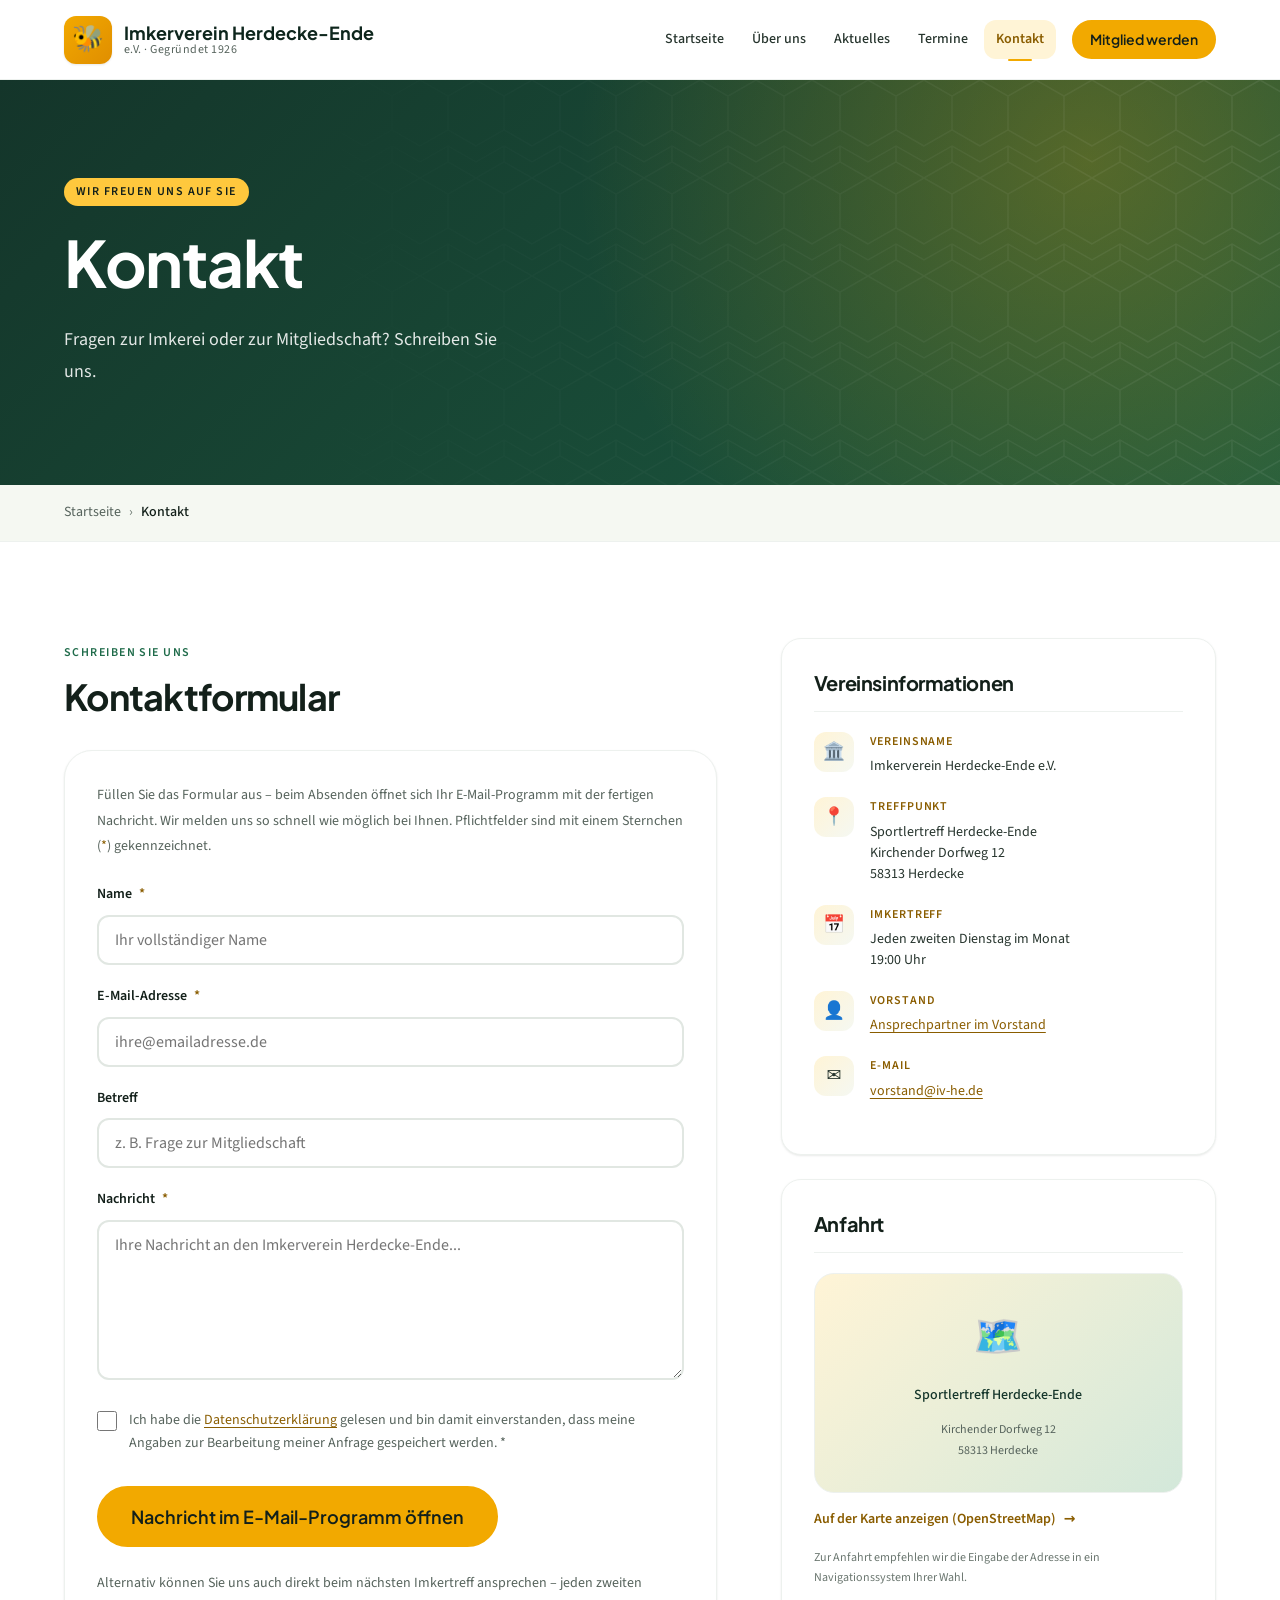
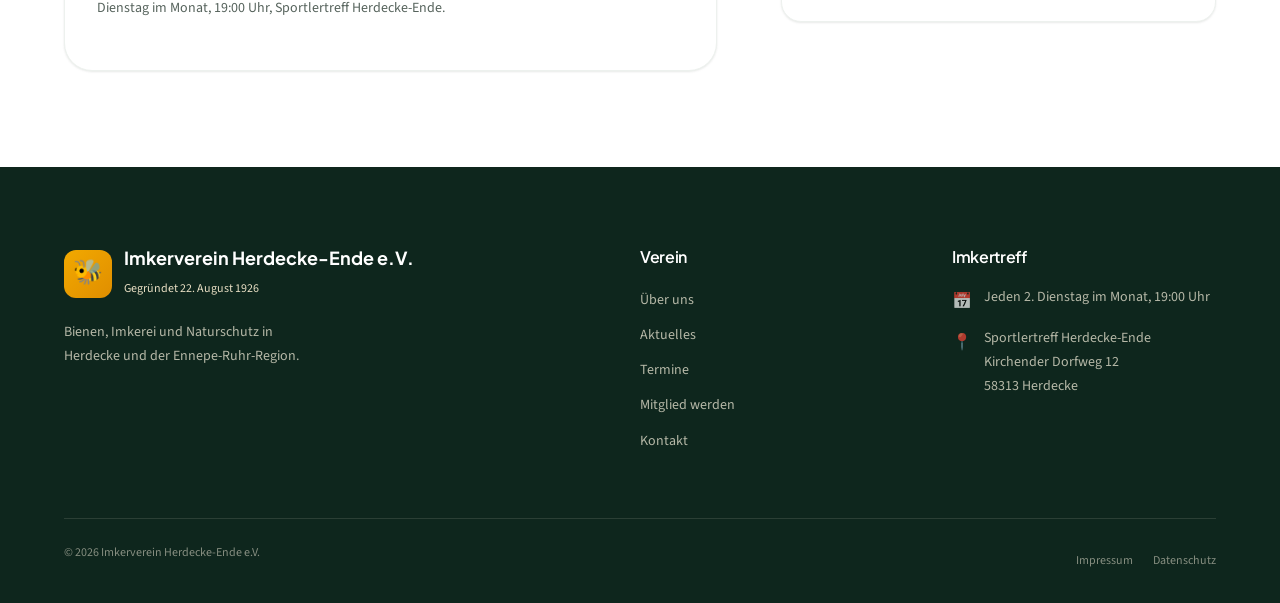
<file: kontakt.html>
<!DOCTYPE html>
<html lang="de">
<head>
  <meta charset="UTF-8">
  <meta http-equiv="Content-Security-Policy" content="default-src 'self'; script-src 'self'; style-src 'self' 'unsafe-inline'; img-src 'self' data:; font-src 'self'; connect-src 'self'; object-src 'none'; base-uri 'self'; form-action 'self'; upgrade-insecure-requests">
  <meta name="referrer" content="strict-origin-when-cross-origin">
  <meta name="viewport" content="width=device-width, initial-scale=1.0">
  <title>Kontakt – Imkerverein Herdecke-Ende e.V.</title>
  <meta name="description" content="Kontakt zum Imkerverein Herdecke-Ende e.V. – Schreiben Sie uns oder kommen Sie zum nächsten Imkertreff. Kirchender Dorfweg 12, 58313 Herdecke.">
  <!-- VORSCHAU-SPERRE: Diesen Hinweis und die nächste Zeile vor dem Start der echten Website löschen -->
  <meta name="robots" content="noindex, nofollow">
  <link rel="icon" type="image/svg+xml" href="icons/favicon.svg">
  <link rel="stylesheet" href="css/fonts.css">
  <link rel="stylesheet" href="css/main.css">
  <link rel="stylesheet" href="css/components.css">
  <link rel="stylesheet" href="css/responsive.css">
</head>
<body>

  <a href="#main-content" class="skip-link">Zum Inhalt springen</a>

  <header class="site-header" role="banner">
    <div class="container header-inner">
      <a href="index.html" class="site-logo" aria-label="Imkerverein Herdecke-Ende e.V. – Zur Startseite">
        <span class="site-logo__icon" aria-hidden="true">🐝</span>
        <span class="site-logo__text">
          <span class="site-logo__name">Imkerverein Herdecke-Ende</span>
          <span class="site-logo__sub">e.V. · Gegründet 1926</span>
        </span>
      </a>
      <nav class="site-nav" aria-label="Hauptnavigation">
        <ul class="nav-list" role="list">
          <li class="nav-list__item"><a href="index.html" class="nav-list__link">Startseite</a></li>
          <li class="nav-list__item"><a href="ueber-uns.html" class="nav-list__link">Über uns</a></li>
          <li class="nav-list__item"><a href="aktuelles.html" class="nav-list__link">Aktuelles</a></li>
          <li class="nav-list__item"><a href="termine.html" class="nav-list__link">Termine</a></li>
          <li class="nav-list__item"><a href="kontakt.html" class="nav-list__link">Kontakt</a></li>
        </ul>
        <a href="mitglied-werden.html" class="btn btn--primary btn--sm nav-cta">Mitglied werden</a>
      </nav>
      <button class="hamburger" aria-label="Menü öffnen" aria-expanded="false" aria-controls="mobile-nav">
        <span class="hamburger__line"></span>
        <span class="hamburger__line"></span>
        <span class="hamburger__line"></span>
      </button>
    </div>
  </header>

  <nav class="mobile-nav" id="mobile-nav" aria-label="Mobile Navigation" aria-hidden="true">
    <ul class="mobile-nav__list" role="list">
      <li><a href="index.html" class="mobile-nav__link">Startseite</a></li>
      <li><a href="ueber-uns.html" class="mobile-nav__link">Über uns</a></li>
      <li><a href="aktuelles.html" class="mobile-nav__link">Aktuelles</a></li>
      <li><a href="termine.html" class="mobile-nav__link">Termine</a></li>
      <li><a href="kontakt.html" class="mobile-nav__link">Kontakt</a></li>
    </ul>
    <div class="mobile-nav__cta">
      <a href="mitglied-werden.html" class="btn btn--primary">Mitglied werden</a>
    </div>
  </nav>

  <main id="main-content">
    <!-- HERO -->
    <section class="hero hero--subpage" aria-labelledby="seitentitel">
      <div class="hero__overlay" aria-hidden="true"></div>
      <div class="container hero__content">
        <span class="hero__label">Wir freuen uns auf Sie</span>
        <h1 class="hero__title" id="seitentitel">Kontakt</h1>
        <p class="hero__sub">Fragen zur Imkerei oder zur Mitgliedschaft? Schreiben Sie uns.</p>
      </div>
    </section>

    <!-- BREADCRUMB -->
    <nav class="breadcrumb" aria-label="Navigationspfad">
      <div class="container">
        <ol class="breadcrumb__list" role="list">
          <li class="breadcrumb__item"><a href="index.html" class="breadcrumb__link">Startseite</a></li>
          <li class="breadcrumb__item"><span class="breadcrumb__current">Kontakt</span></li>
        </ol>
      </div>
    </nav>

    <!-- KONTAKT LAYOUT -->
    <section class="section" aria-labelledby="kontakt-heading">
      <div class="container">
        <div class="contact-layout">

          <!-- FORMULAR -->
          <div>
            <span class="section-label">Schreiben Sie uns</span>
            <h2 class="section-title" id="kontakt-heading" style="margin-bottom: var(--space-8);">Kontaktformular</h2>

            <div class="legal-content" style="padding: var(--space-8); margin-bottom: 0;">
              <p style="font-size: var(--fs-sm); color: var(--color-text-muted); margin-bottom: var(--space-6);">
                Füllen Sie das Formular aus – beim Absenden öffnet sich Ihr E-Mail-Programm
                mit der fertigen Nachricht. Wir melden uns so schnell wie möglich bei Ihnen.
                Pflichtfelder sind mit einem Sternchen (<span style="color: var(--color-honey-dark);">*</span>) gekennzeichnet.
              </p>

                <form id="contact-form" novalidate aria-label="Kontaktformular">

                <!-- Name -->
                <div class="form-group">
                  <label class="form-label" for="contact-name">
                    Name <span class="required" aria-hidden="true">*</span>
                  </label>
                  <input
                    type="text"
                    class="form-input"
                    id="contact-name"
                    name="name"
                    autocomplete="name"
                    placeholder="Ihr vollständiger Name"
                    required
                    aria-required="true"
                    aria-describedby="error-name"
                  >
                  <span class="form-error" id="error-name" role="alert"></span>
                </div>

                <!-- E-Mail -->
                <div class="form-group">
                  <label class="form-label" for="contact-email">
                    E-Mail-Adresse <span class="required" aria-hidden="true">*</span>
                  </label>
                  <input
                    type="email"
                    class="form-input"
                    id="contact-email"
                    name="email"
                    autocomplete="email"
                    placeholder="ihre@emailadresse.de"
                    required
                    aria-required="true"
                    aria-describedby="error-email"
                  >
                  <span class="form-error" id="error-email" role="alert"></span>
                </div>

                <!-- Betreff (optional) -->
                <div class="form-group">
                  <label class="form-label" for="contact-betreff">Betreff</label>
                  <input
                    type="text"
                    class="form-input"
                    id="contact-betreff"
                    name="betreff"
                    placeholder="z. B. Frage zur Mitgliedschaft"
                  >
                </div>

                <!-- Nachricht -->
                <div class="form-group">
                  <label class="form-label" for="contact-message">
                    Nachricht <span class="required" aria-hidden="true">*</span>
                  </label>
                  <textarea
                    class="form-textarea"
                    id="contact-message"
                    name="message"
                    placeholder="Ihre Nachricht an den Imkerverein Herdecke-Ende..."
                    required
                    aria-required="true"
                    aria-describedby="error-message"
                  ></textarea>
                  <span class="form-error" id="error-message" role="alert"></span>
                </div>

                <!-- Datenschutz -->
                <div class="form-check">
                  <input
                    type="checkbox"
                    class="form-check__input"
                    id="contact-datenschutz"
                    name="datenschutz"
                    required
                    aria-required="true"
                    aria-describedby="error-datenschutz"
                  >
                  <label class="form-check__label" for="contact-datenschutz">
                    Ich habe die <a href="datenschutz.html">Datenschutzerklärung</a> gelesen
                    und bin damit einverstanden, dass meine Angaben zur Bearbeitung meiner
                    Anfrage gespeichert werden.
                    <span class="required" aria-hidden="true">*</span>
                  </label>
                </div>
                <span class="form-error" id="error-datenschutz" role="alert"></span>


                <!-- Absenden -->
                <button type="submit" class="btn btn--primary btn--lg" style="margin-top: var(--space-4);">
                  Nachricht im E-Mail-Programm öffnen
                </button>

              </form>

              <!-- Erfolgs-Meldung -->
              <div
                class="form-success"
                id="form-success"
                role="status"
                aria-live="polite"
                tabindex="-1"
              >
                <span aria-hidden="true">✅</span>
                <span data-success-text>Vielen Dank für Ihre Nachricht! Wir werden uns so bald wie möglich bei Ihnen melden.</span>
              </div>

              <!-- Fehler-/Hinweismeldung beim Versand -->
              <div class="form-send-error" id="form-error" role="alert" tabindex="-1" hidden></div>

              <p class="form-hint" style="margin-top: var(--space-6);">
                Alternativ können Sie uns auch direkt beim nächsten Imkertreff ansprechen –
                jeden zweiten Dienstag im Monat, 19:00 Uhr, Sportlertreff Herdecke-Ende.
              </p>
            </div>
          </div>

          <!-- SIDEBAR: KONTAKTINFOS -->
          <aside class="contact-info" aria-label="Kontaktinformationen">

            <!-- Vereinsdaten -->
            <div class="contact-info__box">
              <h3 class="contact-info__title">Vereinsinformationen</h3>

              <div class="contact-info__item">
                <div class="contact-info__icon" aria-hidden="true">🏛️</div>
                <div>
                  <div class="contact-info__label">Vereinsname</div>
                  <div class="contact-info__value">Imkerverein Herdecke-Ende e.V.</div>
                </div>
              </div>

              <div class="contact-info__item">
                <div class="contact-info__icon" aria-hidden="true">📍</div>
                <div>
                  <div class="contact-info__label">Treffpunkt</div>
                  <address class="contact-info__value" style="font-style: normal;">
                    Sportlertreff Herdecke-Ende<br>
                    Kirchender Dorfweg 12<br>
                    58313 Herdecke
                  </address>
                </div>
              </div>

              <div class="contact-info__item">
                <div class="contact-info__icon" aria-hidden="true">📅</div>
                <div>
                  <div class="contact-info__label">Imkertreff</div>
                  <div class="contact-info__value">
                    Jeden zweiten Dienstag im Monat<br>
                    19:00 Uhr
                  </div>
                </div>
              </div>

              <div class="contact-info__item">
                <div class="contact-info__icon" aria-hidden="true">👤</div>
                <div>
                  <div class="contact-info__label">Vorstand</div>
                  <div class="contact-info__value"><a href="ueber-uns.html#vorstand">Ansprechpartner im Vorstand</a></div>
                </div>
              </div>

              <div class="contact-info__item">
                <div class="contact-info__icon" aria-hidden="true">✉️</div>
                <div>
                  <div class="contact-info__label">E-Mail</div>
                  <div class="contact-info__value"><a data-email-user="vorstand" data-email-domain="iv-he.de">vorstand (at) iv-he.de</a></div>
                </div>
              </div>

            </div>

            <!-- Karten-Platzhalter -->
            <div class="contact-info__box">
              <h3 class="contact-info__title">Anfahrt</h3>
              <div class="map-placeholder" role="img" aria-label="Kartenplatzhalter – Sportlertreff Herdecke-Ende, Kirchender Dorfweg 12">
                <span class="map-placeholder__icon" aria-hidden="true">🗺️</span>
                <span class="map-placeholder__text">Sportlertreff Herdecke-Ende</span>
                <span class="map-placeholder__addr">Kirchender Dorfweg 12<br>58313 Herdecke</span>
              </div>
              <p style="margin-top: var(--space-3);">
                <a href="https://www.openstreetmap.org/search?query=Kirchender%20Dorfweg%2012%2C%2058313%20Herdecke" target="_blank" rel="noopener noreferrer" class="card__link">
                  Auf der Karte anzeigen (OpenStreetMap) <span class="arrow" aria-hidden="true">→</span>
                </a>
              </p>
              <p style="font-size: var(--fs-xs); color: var(--color-text-light); margin-top: var(--space-3);">
                Zur Anfahrt empfehlen wir die Eingabe der Adresse
                in ein Navigationssystem Ihrer Wahl.
              </p>
            </div>


          </aside>

        </div>
      </div>
    </section>
  </main>

  <footer class="site-footer" role="contentinfo">
    <div class="container">
      <div class="footer-grid footer-grid--kompakt">
        <div class="footer-brand">
          <a href="index.html" class="footer-brand__logo" aria-label="Zur Startseite">
            <span class="footer-brand__icon" aria-hidden="true">🐝</span>
            <span>
              <span class="footer-brand__name">Imkerverein Herdecke-Ende e.V.</span><br>
              <span class="footer-brand__sub">Gegründet 22. August 1926</span>
            </span>
          </a>
          <p class="footer-brand__desc">Bienen, Imkerei und Naturschutz in Herdecke und der Ennepe-Ruhr-Region.</p>
        </div>
        <div class="footer-col">
          <h2 class="footer-col__title">Verein</h2>
          <ul class="footer-col__list" role="list">
            <li><a href="ueber-uns.html" class="footer-col__link">Über uns</a></li>
            <li><a href="aktuelles.html" class="footer-col__link">Aktuelles</a></li>
            <li><a href="termine.html" class="footer-col__link">Termine</a></li>
            <li><a href="mitglied-werden.html" class="footer-col__link">Mitglied werden</a></li>
            <li><a href="kontakt.html" class="footer-col__link">Kontakt</a></li>
          </ul>
        </div>
        <div class="footer-col">
          <h2 class="footer-col__title">Imkertreff</h2>
          <div class="footer-contact__item">
            <span class="footer-contact__icon" aria-hidden="true">📅</span>
            <span>Jeden 2. Dienstag im Monat, 19:00 Uhr</span>
          </div>
          <div class="footer-contact__item">
            <span class="footer-contact__icon" aria-hidden="true">📍</span>
            <address class="address-plain">
              Sportlertreff Herdecke-Ende<br>
              Kirchender Dorfweg 12<br>
              58313 Herdecke
            </address>
          </div>
        </div>
      </div>
      <div class="footer-bottom">
        <p class="footer-bottom__copy">&copy; 2026 Imkerverein Herdecke-Ende e.V.</p>
        <nav class="footer-bottom__links" aria-label="Rechtliche Links">
          <a href="impressum.html" class="footer-bottom__link">Impressum</a>
          <a href="datenschutz.html" class="footer-bottom__link">Datenschutz</a>
        </nav>
      </div>
    </div>
  </footer>

  <script src="js/nav.js"></script>
  <script src="js/scroll.js"></script>
  <script src="js/form.js"></script>
</body>
</html>
</file>
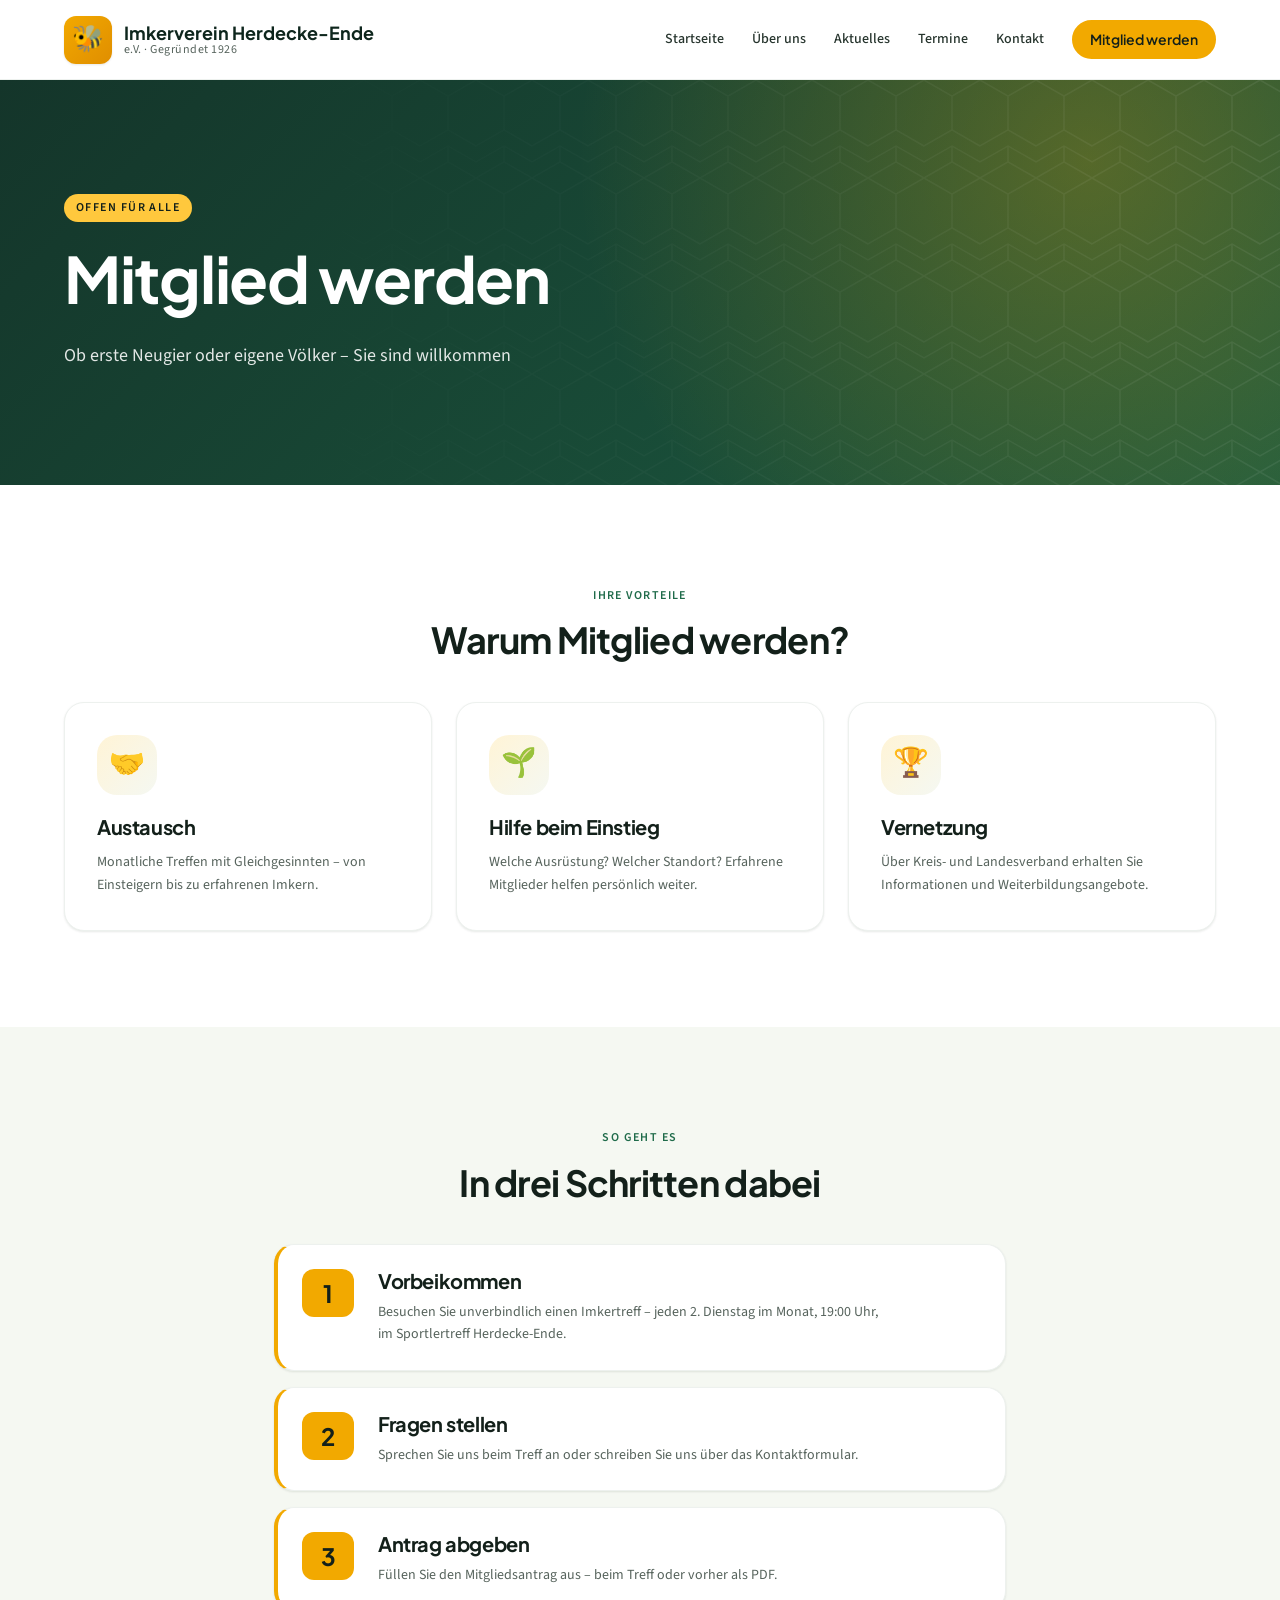
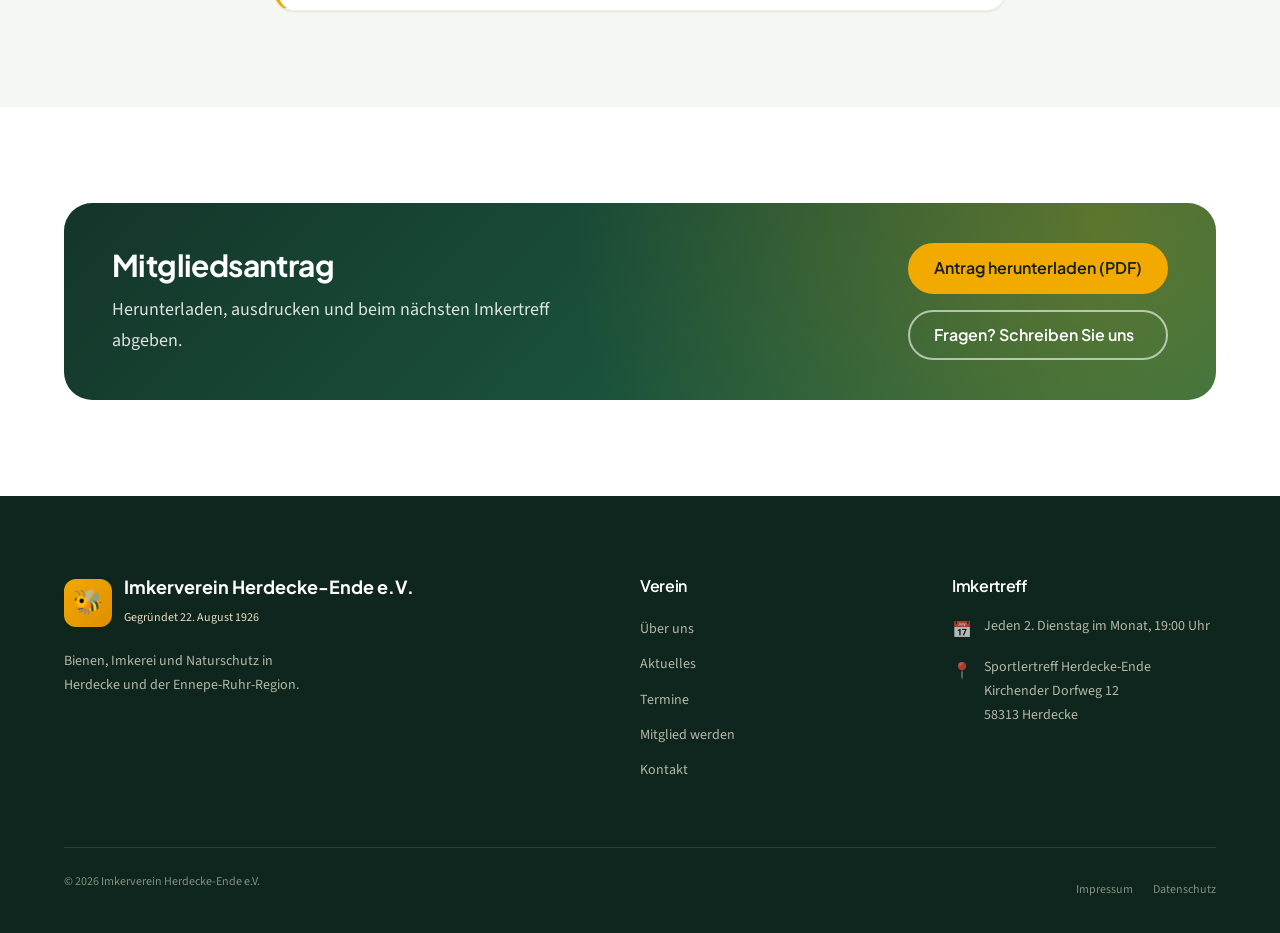
<file: mitglied-werden.html>
<!DOCTYPE html>
<html lang="de">
<head>
  <meta charset="UTF-8">
  <meta http-equiv="Content-Security-Policy" content="default-src 'self'; script-src 'self'; style-src 'self' 'unsafe-inline'; img-src 'self' data:; font-src 'self'; connect-src 'self'; object-src 'none'; base-uri 'self'; form-action 'self'; upgrade-insecure-requests">
  <meta name="referrer" content="strict-origin-when-cross-origin">
  <meta name="viewport" content="width=device-width, initial-scale=1.0">
  <title>Mitglied werden – Imkerverein Herdecke-Ende e.V.</title>
  <meta name="description" content="Mitglied werden im Imkerverein Herdecke-Ende e.V. – offen für Einsteiger und Erfahrene. Austausch, Hilfe beim Einstieg und regionale Vernetzung.">
  <!-- VORSCHAU-SPERRE: Diesen Hinweis und die nächste Zeile vor dem Start der echten Website löschen -->
  <meta name="robots" content="noindex, nofollow">
  <link rel="icon" type="image/svg+xml" href="icons/favicon.svg">
  <link rel="stylesheet" href="css/fonts.css">
  <link rel="stylesheet" href="css/main.css">
  <link rel="stylesheet" href="css/components.css">
  <link rel="stylesheet" href="css/responsive.css">
</head>
<body>

  <a href="#main-content" class="skip-link">Zum Inhalt springen</a>

  <header class="site-header" role="banner">
    <div class="container header-inner">
      <a href="index.html" class="site-logo" aria-label="Imkerverein Herdecke-Ende e.V. – Zur Startseite">
        <span class="site-logo__icon" aria-hidden="true">🐝</span>
        <span class="site-logo__text">
          <span class="site-logo__name">Imkerverein Herdecke-Ende</span>
          <span class="site-logo__sub">e.V. · Gegründet 1926</span>
        </span>
      </a>
      <nav class="site-nav" aria-label="Hauptnavigation">
        <ul class="nav-list" role="list">
          <li class="nav-list__item"><a href="index.html" class="nav-list__link">Startseite</a></li>
          <li class="nav-list__item"><a href="ueber-uns.html" class="nav-list__link">Über uns</a></li>
          <li class="nav-list__item"><a href="aktuelles.html" class="nav-list__link">Aktuelles</a></li>
          <li class="nav-list__item"><a href="termine.html" class="nav-list__link">Termine</a></li>
          <li class="nav-list__item"><a href="kontakt.html" class="nav-list__link">Kontakt</a></li>
        </ul>
        <a href="mitglied-werden.html" class="btn btn--primary btn--sm nav-cta">Mitglied werden</a>
      </nav>
      <button class="hamburger" aria-label="Menü öffnen" aria-expanded="false" aria-controls="mobile-nav">
        <span class="hamburger__line"></span>
        <span class="hamburger__line"></span>
        <span class="hamburger__line"></span>
      </button>
    </div>
  </header>

  <nav class="mobile-nav" id="mobile-nav" aria-label="Mobile Navigation" aria-hidden="true">
    <ul class="mobile-nav__list" role="list">
      <li><a href="index.html" class="mobile-nav__link">Startseite</a></li>
      <li><a href="ueber-uns.html" class="mobile-nav__link">Über uns</a></li>
      <li><a href="aktuelles.html" class="mobile-nav__link">Aktuelles</a></li>
      <li><a href="termine.html" class="mobile-nav__link">Termine</a></li>
      <li><a href="kontakt.html" class="mobile-nav__link">Kontakt</a></li>
    </ul>
    <div class="mobile-nav__cta">
      <a href="mitglied-werden.html" class="btn btn--primary">Mitglied werden</a>
    </div>
  </nav>

  <main id="main-content">
    <section class="hero hero--subpage" aria-labelledby="seitentitel">
      <div class="hero__overlay" aria-hidden="true"></div>
      <div class="container hero__content">
        <span class="hero__label">Offen für alle</span>
        <h1 class="hero__title" id="seitentitel">Mitglied werden</h1>
        <p class="hero__sub">Ob erste Neugier oder eigene Völker – Sie sind willkommen</p>
      </div>
    </section>

    <section class="section" aria-labelledby="warum-heading">
      <div class="container">
        <div class="text-center section-head--center">
          <span class="section-label">Ihre Vorteile</span>
          <h2 class="section-title" id="warum-heading">Warum Mitglied werden?</h2>
        </div>
        <div class="feature-cards">
          <div class="feature-card reveal">
            <div class="feature-card__icon" aria-hidden="true">🤝</div>
            <h3 class="feature-card__title">Austausch</h3>
            <p class="feature-card__text">Monatliche Treffen mit Gleichgesinnten – von Einsteigern bis zu erfahrenen Imkern.</p>
          </div>
          <div class="feature-card reveal reveal--delay-1">
            <div class="feature-card__icon" aria-hidden="true">🌱</div>
            <h3 class="feature-card__title">Hilfe beim Einstieg</h3>
            <p class="feature-card__text">Welche Ausrüstung? Welcher Standort? Erfahrene Mitglieder helfen persönlich weiter.</p>
          </div>
          <div class="feature-card reveal reveal--delay-2">
            <div class="feature-card__icon" aria-hidden="true">🏆</div>
            <h3 class="feature-card__title">Vernetzung</h3>
            <p class="feature-card__text">Über Kreis- und Landesverband erhalten Sie Informationen und Weiterbildungsangebote.</p>
          </div>
        </div>
      </div>
    </section>

    <section class="section section--alt" aria-labelledby="wie-heading">
      <div class="container container--narrow">
        <div class="text-center section-head--center">
          <span class="section-label">So geht es</span>
          <h2 class="section-title" id="wie-heading">In drei Schritten dabei</h2>
        </div>
        <div class="termine-list" role="list">
          <div class="termin-item termin-item--step reveal" role="listitem">
            <div class="termin-date step-number"><span class="termin-date__day">1</span></div>
            <div class="termin-info">
              <h3 class="termin-info__title">Vorbeikommen</h3>
              <p class="termin-info__desc">Besuchen Sie unverbindlich einen Imkertreff – jeden 2. Dienstag im Monat, 19:00 Uhr, im Sportlertreff Herdecke-Ende.</p>
            </div>
          </div>
          <div class="termin-item termin-item--step reveal" role="listitem">
            <div class="termin-date step-number"><span class="termin-date__day">2</span></div>
            <div class="termin-info">
              <h3 class="termin-info__title">Fragen stellen</h3>
              <p class="termin-info__desc">Sprechen Sie uns beim Treff an oder schreiben Sie uns über das Kontaktformular.</p>
            </div>
          </div>
          <div class="termin-item termin-item--step reveal" role="listitem">
            <div class="termin-date step-number"><span class="termin-date__day">3</span></div>
            <div class="termin-info">
              <h3 class="termin-info__title">Antrag abgeben</h3>
              <p class="termin-info__desc">Füllen Sie den Mitgliedsantrag aus – beim Treff oder vorher als PDF.</p>
            </div>
          </div>
        </div>
      </div>
    </section>

    <section class="section" aria-labelledby="antrag-heading">
      <div class="container">
        <div class="antrag-box reveal">
          <div class="antrag-box__content">
            <h2 class="antrag-box__title" id="antrag-heading">Mitgliedsantrag</h2>
            <p class="antrag-box__text">Herunterladen, ausdrucken und beim nächsten Imkertreff abgeben.</p>
          </div>
          <div class="btn-stack">
            <a href="mitgliedsantrag.pdf" class="btn btn--primary" download>Antrag herunterladen (PDF)</a>
            <a href="kontakt.html" class="btn btn--outline-light">Fragen? Schreiben Sie uns</a>
          </div>
        </div>
      </div>
    </section>
  </main>

  <footer class="site-footer" role="contentinfo">
    <div class="container">
      <div class="footer-grid footer-grid--kompakt">
        <div class="footer-brand">
          <a href="index.html" class="footer-brand__logo" aria-label="Zur Startseite">
            <span class="footer-brand__icon" aria-hidden="true">🐝</span>
            <span>
              <span class="footer-brand__name">Imkerverein Herdecke-Ende e.V.</span><br>
              <span class="footer-brand__sub">Gegründet 22. August 1926</span>
            </span>
          </a>
          <p class="footer-brand__desc">Bienen, Imkerei und Naturschutz in Herdecke und der Ennepe-Ruhr-Region.</p>
        </div>
        <div class="footer-col">
          <h2 class="footer-col__title">Verein</h2>
          <ul class="footer-col__list" role="list">
            <li><a href="ueber-uns.html" class="footer-col__link">Über uns</a></li>
            <li><a href="aktuelles.html" class="footer-col__link">Aktuelles</a></li>
            <li><a href="termine.html" class="footer-col__link">Termine</a></li>
            <li><a href="mitglied-werden.html" class="footer-col__link">Mitglied werden</a></li>
            <li><a href="kontakt.html" class="footer-col__link">Kontakt</a></li>
          </ul>
        </div>
        <div class="footer-col">
          <h2 class="footer-col__title">Imkertreff</h2>
          <div class="footer-contact__item">
            <span class="footer-contact__icon" aria-hidden="true">📅</span>
            <span>Jeden 2. Dienstag im Monat, 19:00 Uhr</span>
          </div>
          <div class="footer-contact__item">
            <span class="footer-contact__icon" aria-hidden="true">📍</span>
            <address class="address-plain">
              Sportlertreff Herdecke-Ende<br>
              Kirchender Dorfweg 12<br>
              58313 Herdecke
            </address>
          </div>
        </div>
      </div>
      <div class="footer-bottom">
        <p class="footer-bottom__copy">&copy; 2026 Imkerverein Herdecke-Ende e.V.</p>
        <nav class="footer-bottom__links" aria-label="Rechtliche Links">
          <a href="impressum.html" class="footer-bottom__link">Impressum</a>
          <a href="datenschutz.html" class="footer-bottom__link">Datenschutz</a>
        </nav>
      </div>
    </div>
  </footer>

  <script src="js/nav.js"></script>
  <script src="js/scroll.js"></script>
</body>
</html>
</file>
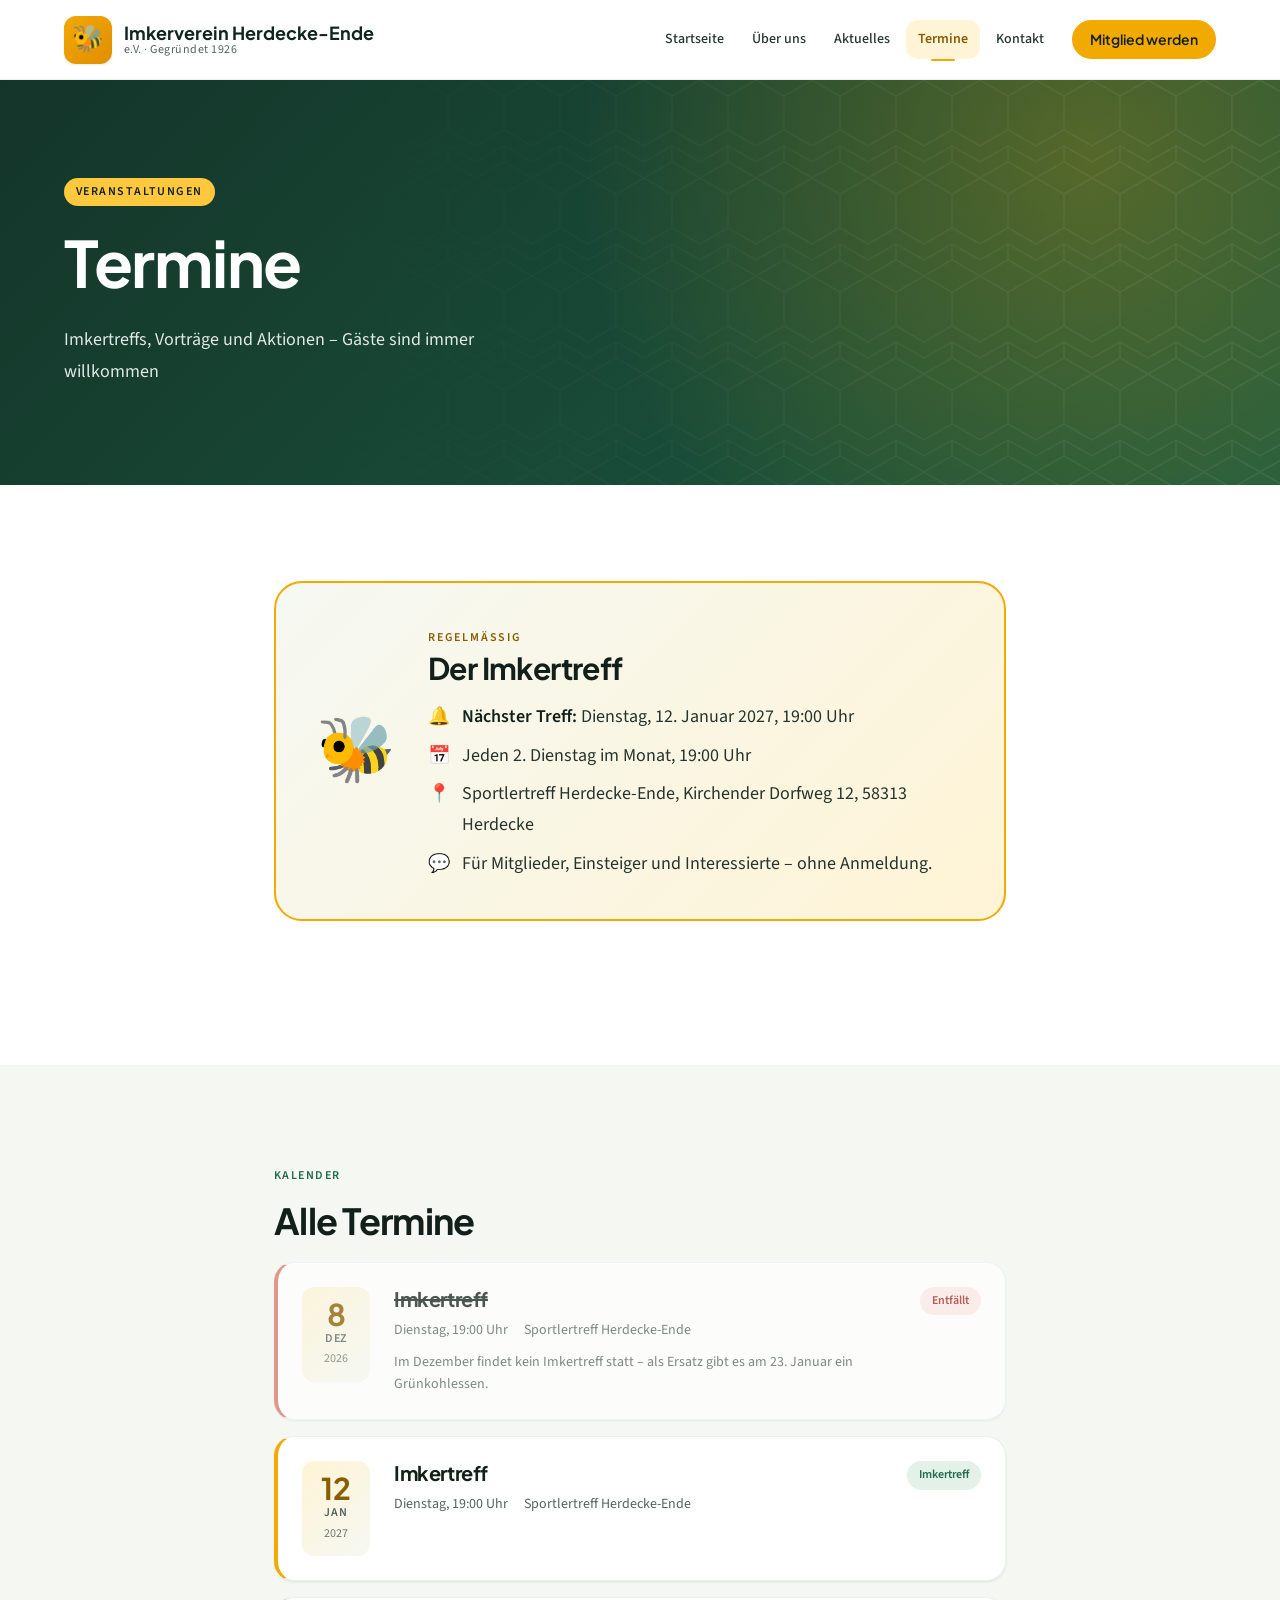
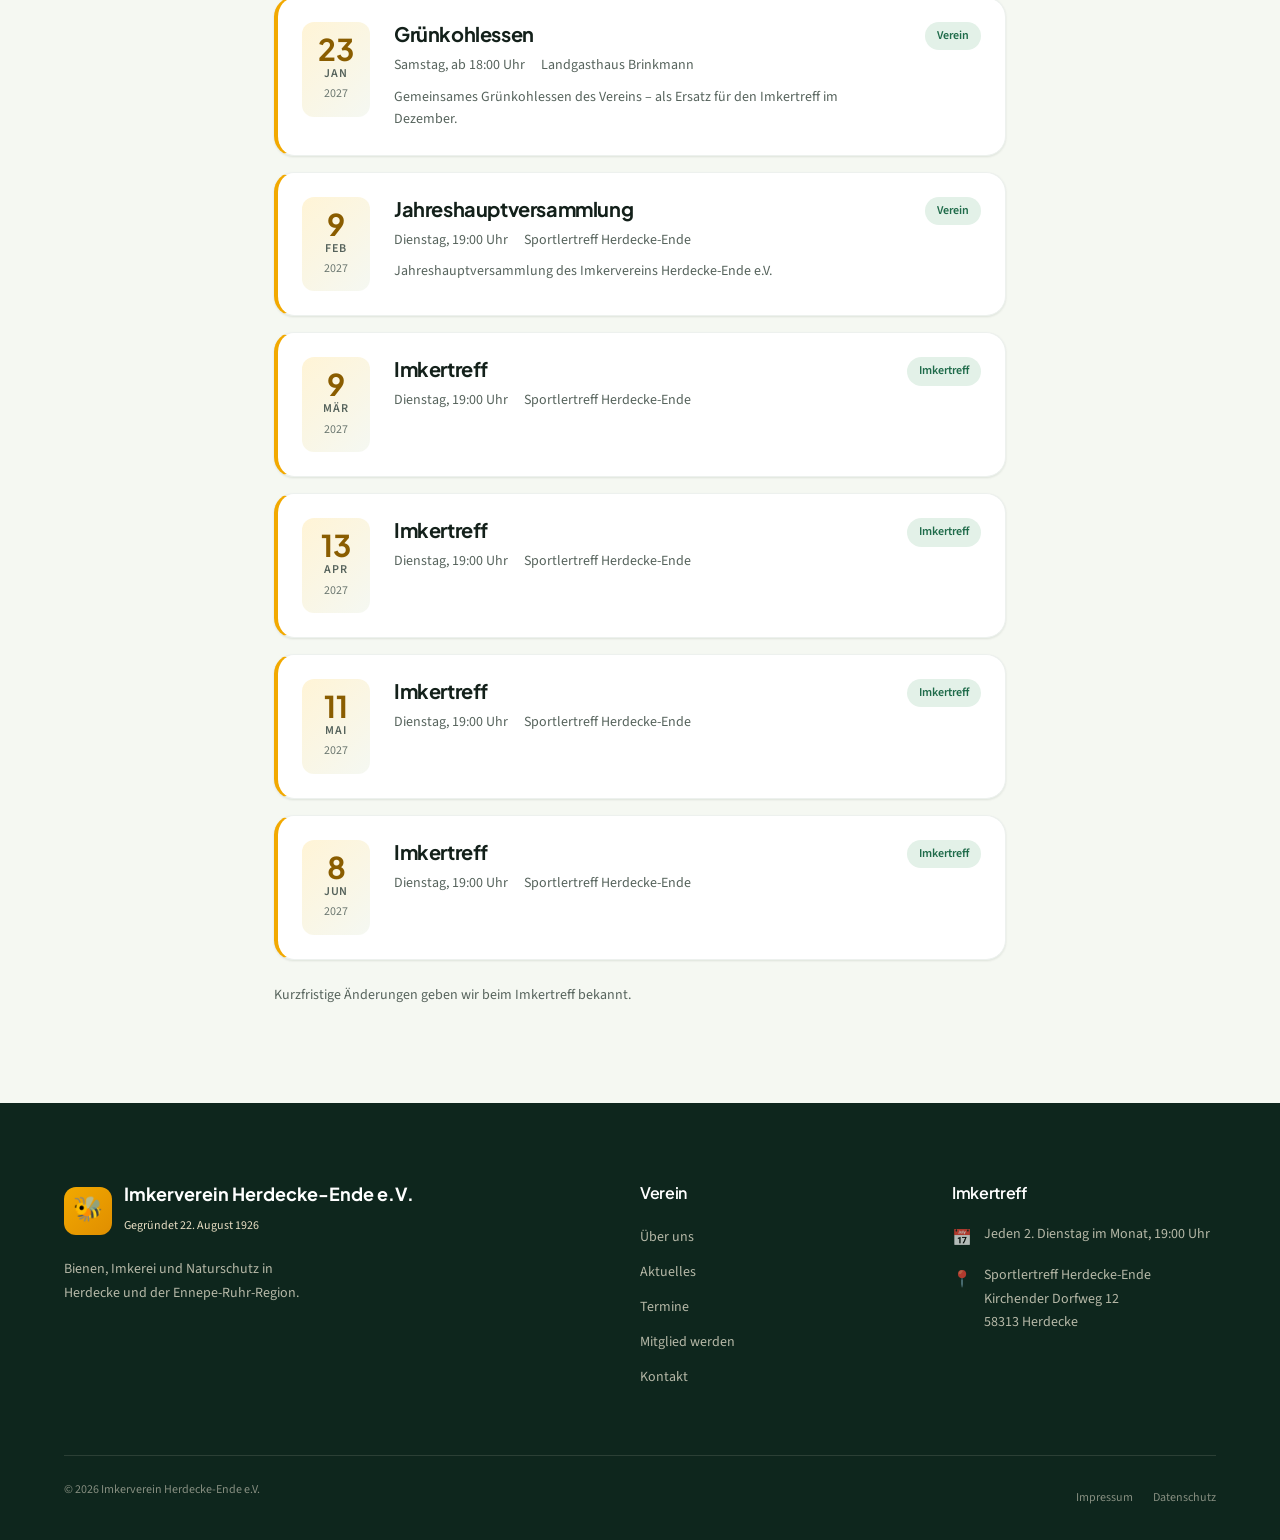
<file: termine.html>
<!DOCTYPE html>
<html lang="de">
<head>
  <meta charset="UTF-8">
  <meta http-equiv="Content-Security-Policy" content="default-src 'self'; script-src 'self'; style-src 'self' 'unsafe-inline'; img-src 'self' data:; font-src 'self'; connect-src 'self'; object-src 'none'; base-uri 'self'; form-action 'self'; upgrade-insecure-requests">
  <meta name="referrer" content="strict-origin-when-cross-origin">
  <meta name="viewport" content="width=device-width, initial-scale=1.0">
  <title>Termine – Imkerverein Herdecke-Ende e.V.</title>
  <meta name="description" content="Termine des Imkervereins Herdecke-Ende: Imkertreff jeden 2. Dienstag im Monat um 19 Uhr, dazu Vorträge, Praxistermine und Aktionen.">
  <!-- VORSCHAU-SPERRE: Diesen Hinweis und die nächste Zeile vor dem Start der echten Website löschen -->
  <meta name="robots" content="noindex, nofollow">
  <link rel="icon" type="image/svg+xml" href="icons/favicon.svg">
  <link rel="stylesheet" href="css/fonts.css">
  <link rel="stylesheet" href="css/main.css">
  <link rel="stylesheet" href="css/components.css">
  <link rel="stylesheet" href="css/responsive.css">
</head>
<body>

  <a href="#main-content" class="skip-link">Zum Inhalt springen</a>

  <header class="site-header" role="banner">
    <div class="container header-inner">
      <a href="index.html" class="site-logo" aria-label="Imkerverein Herdecke-Ende e.V. – Zur Startseite">
        <span class="site-logo__icon" aria-hidden="true">🐝</span>
        <span class="site-logo__text">
          <span class="site-logo__name">Imkerverein Herdecke-Ende</span>
          <span class="site-logo__sub">e.V. · Gegründet 1926</span>
        </span>
      </a>
      <nav class="site-nav" aria-label="Hauptnavigation">
        <ul class="nav-list" role="list">
          <li class="nav-list__item"><a href="index.html" class="nav-list__link">Startseite</a></li>
          <li class="nav-list__item"><a href="ueber-uns.html" class="nav-list__link">Über uns</a></li>
          <li class="nav-list__item"><a href="aktuelles.html" class="nav-list__link">Aktuelles</a></li>
          <li class="nav-list__item"><a href="termine.html" class="nav-list__link">Termine</a></li>
          <li class="nav-list__item"><a href="kontakt.html" class="nav-list__link">Kontakt</a></li>
        </ul>
        <a href="mitglied-werden.html" class="btn btn--primary btn--sm nav-cta">Mitglied werden</a>
      </nav>
      <button class="hamburger" aria-label="Menü öffnen" aria-expanded="false" aria-controls="mobile-nav">
        <span class="hamburger__line"></span>
        <span class="hamburger__line"></span>
        <span class="hamburger__line"></span>
      </button>
    </div>
  </header>

  <nav class="mobile-nav" id="mobile-nav" aria-label="Mobile Navigation" aria-hidden="true">
    <ul class="mobile-nav__list" role="list">
      <li><a href="index.html" class="mobile-nav__link">Startseite</a></li>
      <li><a href="ueber-uns.html" class="mobile-nav__link">Über uns</a></li>
      <li><a href="aktuelles.html" class="mobile-nav__link">Aktuelles</a></li>
      <li><a href="termine.html" class="mobile-nav__link">Termine</a></li>
      <li><a href="kontakt.html" class="mobile-nav__link">Kontakt</a></li>
    </ul>
    <div class="mobile-nav__cta">
      <a href="mitglied-werden.html" class="btn btn--primary">Mitglied werden</a>
    </div>
  </nav>

  <main id="main-content">
    <section class="hero hero--subpage" aria-labelledby="seitentitel">
      <div class="hero__overlay" aria-hidden="true"></div>
      <div class="container hero__content">
        <span class="hero__label">Veranstaltungen</span>
        <h1 class="hero__title" id="seitentitel">Termine</h1>
        <p class="hero__sub">Imkertreffs, Vorträge und Aktionen – Gäste sind immer willkommen</p>
      </div>
    </section>

    <section class="section" aria-labelledby="imkertreff-heading">
      <div class="container container--narrow">
        <div class="imkertreff-box reveal">
          <div class="imkertreff-box__icon" aria-hidden="true">🐝</div>
          <div class="imkertreff-box__content">
            <span class="imkertreff-box__label">Regelmäßig</span>
            <h2 class="imkertreff-box__title" id="imkertreff-heading">Der Imkertreff</h2>
            <div class="imkertreff-box__details">
              <div class="imkertreff-detail" data-next-treff hidden>
                <span aria-hidden="true">🔔</span>
                <span><strong>Nächster Treff:</strong> <span data-next-treff-text></span></span>
              </div>
              <div class="imkertreff-detail">
                <span aria-hidden="true">📅</span>
                <span>Jeden 2. Dienstag im Monat, 19:00 Uhr</span>
              </div>
              <div class="imkertreff-detail">
                <span aria-hidden="true">📍</span>
                <address class="address-plain">Sportlertreff Herdecke-Ende, Kirchender Dorfweg 12, 58313 Herdecke</address>
              </div>
              <div class="imkertreff-detail">
                <span aria-hidden="true">💬</span>
                <span>Für Mitglieder, Einsteiger und Interessierte – ohne Anmeldung.</span>
              </div>
            </div>
          </div>
        </div>
      </div>
    </section>

    <section class="section section--alt" aria-labelledby="liste-heading">
      <div class="container container--narrow">
        <span class="section-label">Kalender</span>
        <h2 class="section-title" id="liste-heading">Alle Termine</h2>
        <div class="termine-list" data-termine role="list" aria-label="Terminliste" aria-busy="true">
          <noscript>
            <p class="termine-hinweis">Imkertreff: jeden 2. Dienstag im Monat, 19:00 Uhr, Sportlertreff Herdecke-Ende.</p>
          </noscript>
        </div>
        <p class="termine-hinweis">Kurzfristige Änderungen geben wir beim Imkertreff bekannt.</p>
      </div>
    </section>
  </main>

  <footer class="site-footer" role="contentinfo">
    <div class="container">
      <div class="footer-grid footer-grid--kompakt">
        <div class="footer-brand">
          <a href="index.html" class="footer-brand__logo" aria-label="Zur Startseite">
            <span class="footer-brand__icon" aria-hidden="true">🐝</span>
            <span>
              <span class="footer-brand__name">Imkerverein Herdecke-Ende e.V.</span><br>
              <span class="footer-brand__sub">Gegründet 22. August 1926</span>
            </span>
          </a>
          <p class="footer-brand__desc">Bienen, Imkerei und Naturschutz in Herdecke und der Ennepe-Ruhr-Region.</p>
        </div>
        <div class="footer-col">
          <h2 class="footer-col__title">Verein</h2>
          <ul class="footer-col__list" role="list">
            <li><a href="ueber-uns.html" class="footer-col__link">Über uns</a></li>
            <li><a href="aktuelles.html" class="footer-col__link">Aktuelles</a></li>
            <li><a href="termine.html" class="footer-col__link">Termine</a></li>
            <li><a href="mitglied-werden.html" class="footer-col__link">Mitglied werden</a></li>
            <li><a href="kontakt.html" class="footer-col__link">Kontakt</a></li>
          </ul>
        </div>
        <div class="footer-col">
          <h2 class="footer-col__title">Imkertreff</h2>
          <div class="footer-contact__item">
            <span class="footer-contact__icon" aria-hidden="true">📅</span>
            <span>Jeden 2. Dienstag im Monat, 19:00 Uhr</span>
          </div>
          <div class="footer-contact__item">
            <span class="footer-contact__icon" aria-hidden="true">📍</span>
            <address class="address-plain">
              Sportlertreff Herdecke-Ende<br>
              Kirchender Dorfweg 12<br>
              58313 Herdecke
            </address>
          </div>
        </div>
      </div>
      <div class="footer-bottom">
        <p class="footer-bottom__copy">&copy; 2026 Imkerverein Herdecke-Ende e.V.</p>
        <nav class="footer-bottom__links" aria-label="Rechtliche Links">
          <a href="impressum.html" class="footer-bottom__link">Impressum</a>
          <a href="datenschutz.html" class="footer-bottom__link">Datenschutz</a>
        </nav>
      </div>
    </div>
  </footer>

  <script src="js/nav.js"></script>
  <script src="js/scroll.js"></script>
  <script src="js/termine-daten.js"></script>
  <script src="js/termine.js"></script>
</body>
</html>
</file>
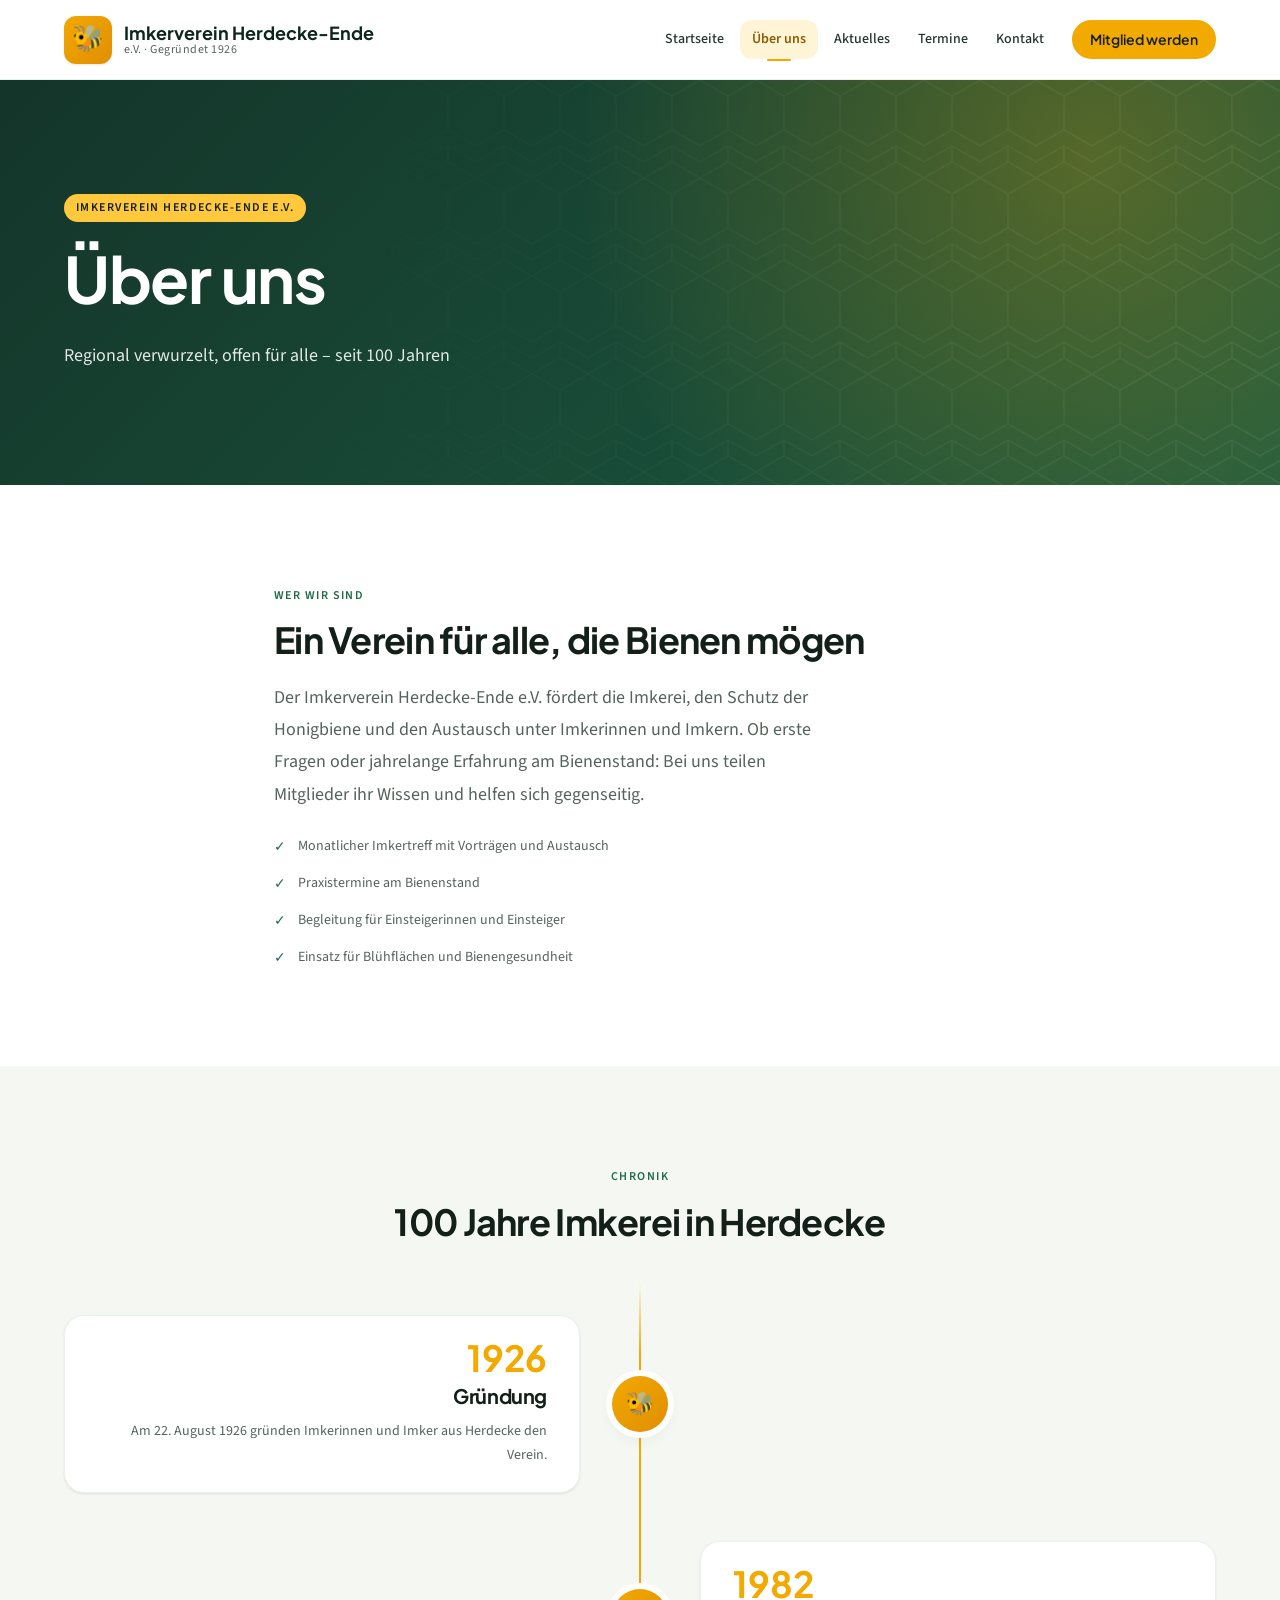
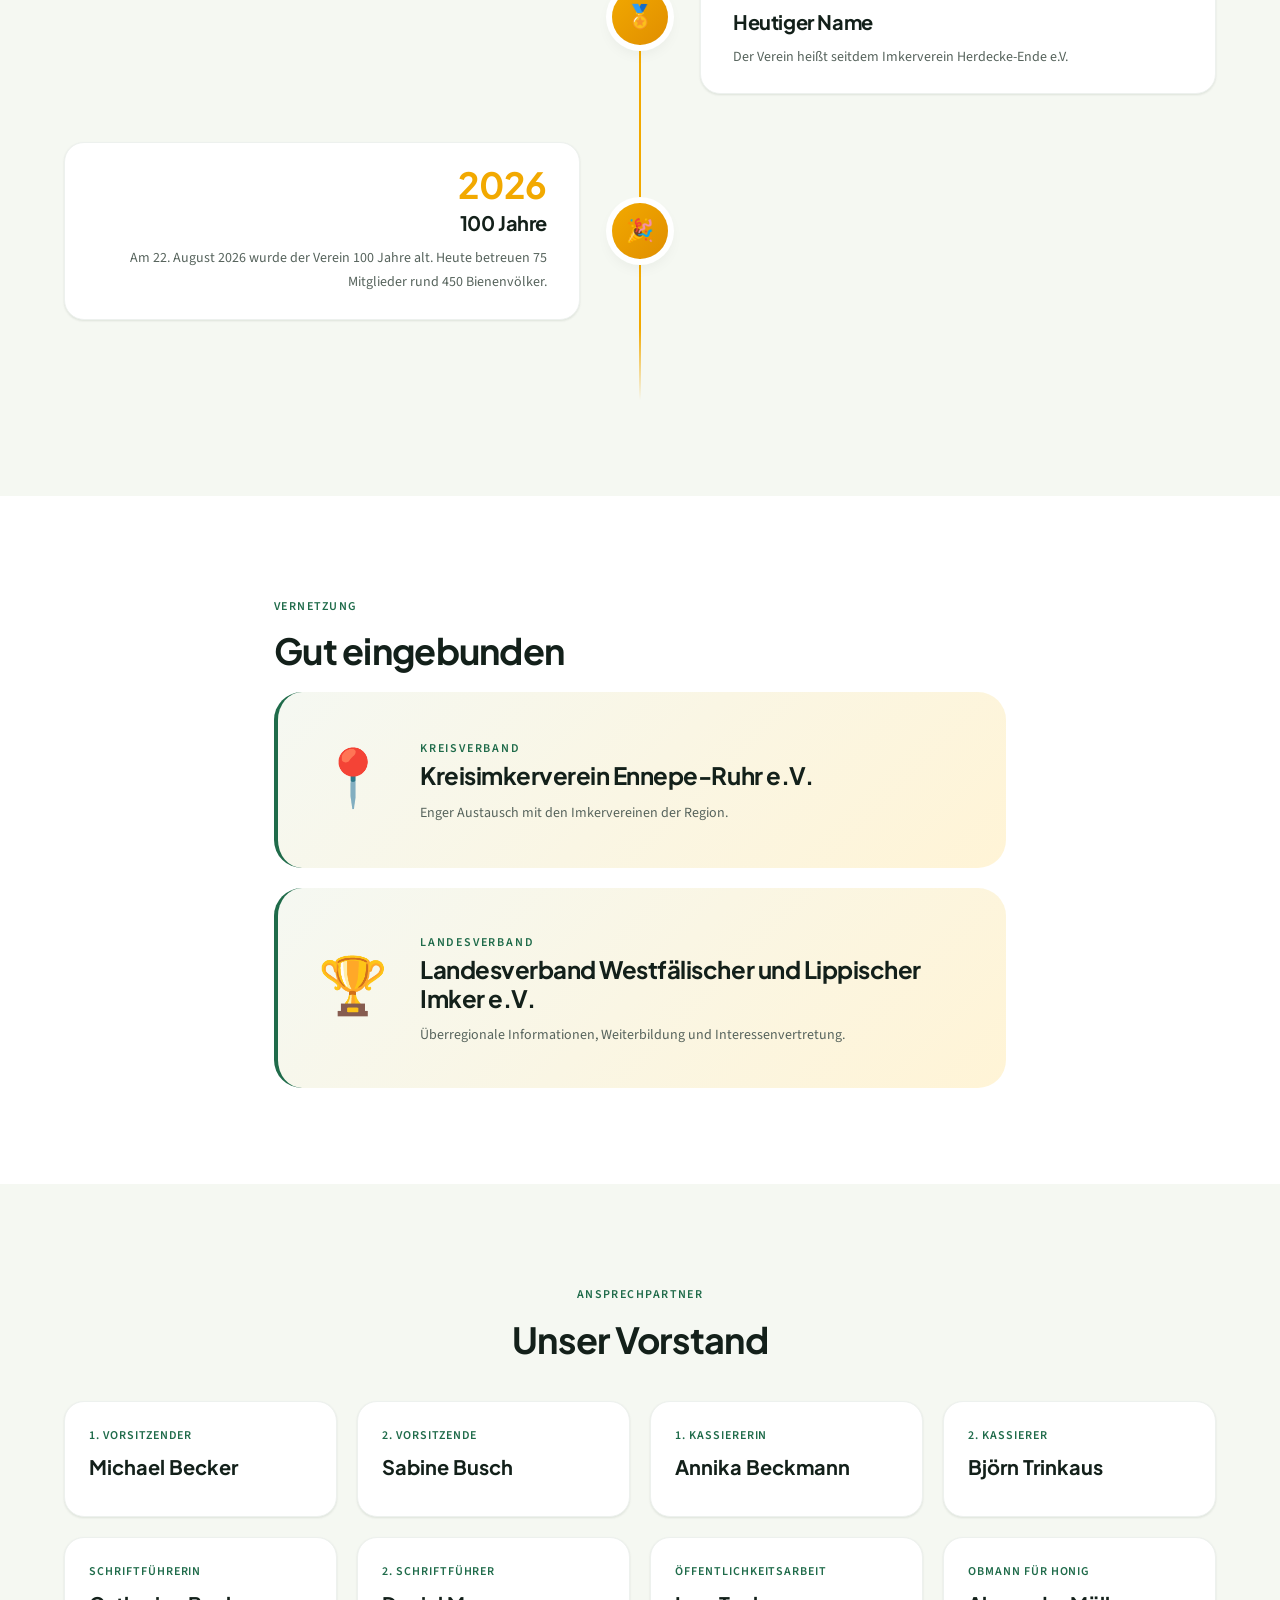
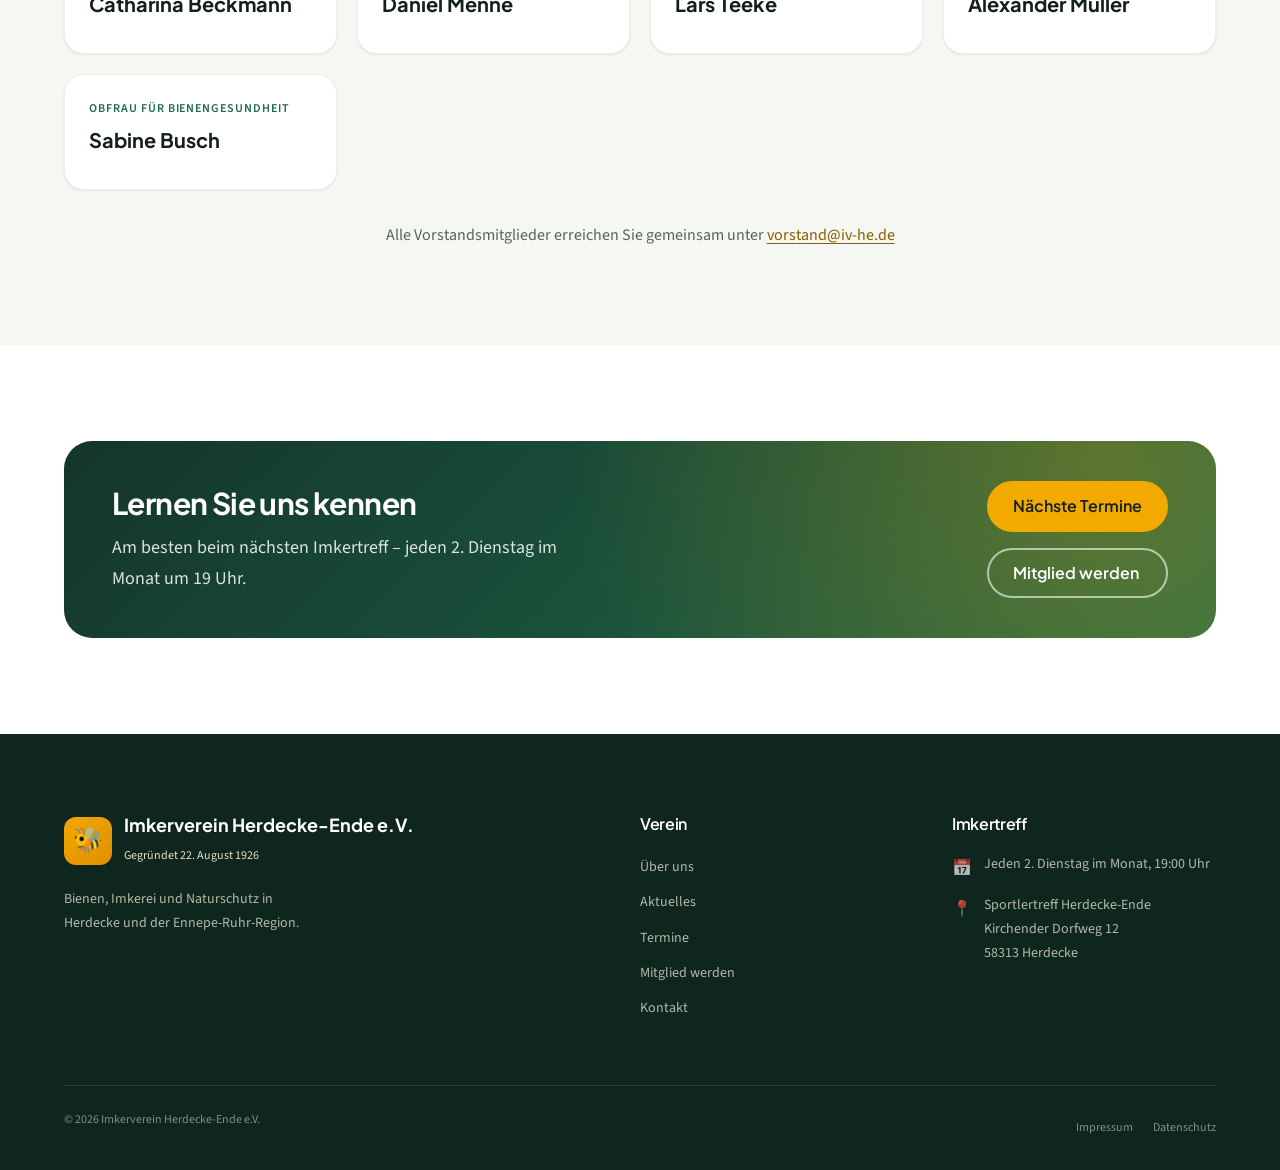
<file: ueber-uns.html>
<!DOCTYPE html>
<html lang="de">
<head>
  <meta charset="UTF-8">
  <meta http-equiv="Content-Security-Policy" content="default-src 'self'; script-src 'self'; style-src 'self' 'unsafe-inline'; img-src 'self' data:; font-src 'self'; connect-src 'self'; object-src 'none'; base-uri 'self'; form-action 'self'; upgrade-insecure-requests">
  <meta name="referrer" content="strict-origin-when-cross-origin">
  <meta name="viewport" content="width=device-width, initial-scale=1.0">
  <title>Über uns – Imkerverein Herdecke-Ende e.V.</title>
  <meta name="description" content="Der Imkerverein Herdecke-Ende e.V.: gegründet 1926, 75 Mitglieder, rund 450 Bienenvölker. Mitglied im Kreisimkerverein Ennepe-Ruhr und im Landesverband Westfälischer und Lippischer Imker.">
  <!-- VORSCHAU-SPERRE: Diesen Hinweis und die nächste Zeile vor dem Start der echten Website löschen -->
  <meta name="robots" content="noindex, nofollow">
  <link rel="icon" type="image/svg+xml" href="icons/favicon.svg">
  <link rel="stylesheet" href="css/fonts.css">
  <link rel="stylesheet" href="css/main.css">
  <link rel="stylesheet" href="css/components.css">
  <link rel="stylesheet" href="css/responsive.css">
</head>
<body>

  <a href="#main-content" class="skip-link">Zum Inhalt springen</a>

  <header class="site-header" role="banner">
    <div class="container header-inner">
      <a href="index.html" class="site-logo" aria-label="Imkerverein Herdecke-Ende e.V. – Zur Startseite">
        <span class="site-logo__icon" aria-hidden="true">🐝</span>
        <span class="site-logo__text">
          <span class="site-logo__name">Imkerverein Herdecke-Ende</span>
          <span class="site-logo__sub">e.V. · Gegründet 1926</span>
        </span>
      </a>
      <nav class="site-nav" aria-label="Hauptnavigation">
        <ul class="nav-list" role="list">
          <li class="nav-list__item"><a href="index.html" class="nav-list__link">Startseite</a></li>
          <li class="nav-list__item"><a href="ueber-uns.html" class="nav-list__link">Über uns</a></li>
          <li class="nav-list__item"><a href="aktuelles.html" class="nav-list__link">Aktuelles</a></li>
          <li class="nav-list__item"><a href="termine.html" class="nav-list__link">Termine</a></li>
          <li class="nav-list__item"><a href="kontakt.html" class="nav-list__link">Kontakt</a></li>
        </ul>
        <a href="mitglied-werden.html" class="btn btn--primary btn--sm nav-cta">Mitglied werden</a>
      </nav>
      <button class="hamburger" aria-label="Menü öffnen" aria-expanded="false" aria-controls="mobile-nav">
        <span class="hamburger__line"></span>
        <span class="hamburger__line"></span>
        <span class="hamburger__line"></span>
      </button>
    </div>
  </header>

  <nav class="mobile-nav" id="mobile-nav" aria-label="Mobile Navigation" aria-hidden="true">
    <ul class="mobile-nav__list" role="list">
      <li><a href="index.html" class="mobile-nav__link">Startseite</a></li>
      <li><a href="ueber-uns.html" class="mobile-nav__link">Über uns</a></li>
      <li><a href="aktuelles.html" class="mobile-nav__link">Aktuelles</a></li>
      <li><a href="termine.html" class="mobile-nav__link">Termine</a></li>
      <li><a href="kontakt.html" class="mobile-nav__link">Kontakt</a></li>
    </ul>
    <div class="mobile-nav__cta">
      <a href="mitglied-werden.html" class="btn btn--primary">Mitglied werden</a>
    </div>
  </nav>

  <main id="main-content">
    <section class="hero hero--subpage" aria-labelledby="seitentitel">
      <div class="hero__overlay" aria-hidden="true"></div>
      <div class="container hero__content">
        <span class="hero__label">Imkerverein Herdecke-Ende e.V.</span>
        <h1 class="hero__title" id="seitentitel">Über uns</h1>
        <p class="hero__sub">Regional verwurzelt, offen für alle – seit 100 Jahren</p>
      </div>
    </section>

    <section class="section" aria-labelledby="wir-heading">
      <div class="container container--narrow">
        <span class="section-label">Wer wir sind</span>
        <h2 class="section-title" id="wir-heading">Ein Verein für alle, die Bienen mögen</h2>
        <p class="section-intro">
          Der Imkerverein Herdecke-Ende e.V. fördert die Imkerei, den Schutz der
          Honigbiene und den Austausch unter Imkerinnen und Imkern. Ob erste Fragen
          oder jahrelange Erfahrung am Bienenstand: Bei uns teilen Mitglieder ihr
          Wissen und helfen sich gegenseitig.
        </p>
        <div class="info-list">
          <div class="info-list__item">Monatlicher Imkertreff mit Vorträgen und Austausch</div>
          <div class="info-list__item">Praxistermine am Bienenstand</div>
          <div class="info-list__item">Begleitung für Einsteigerinnen und Einsteiger</div>
          <div class="info-list__item">Einsatz für Blühflächen und Bienengesundheit</div>
        </div>
      </div>
    </section>

    <section class="section section--alt" aria-labelledby="geschichte-heading">
      <div class="container">
        <div class="text-center section-head--center">
          <span class="section-label">Chronik</span>
          <h2 class="section-title" id="geschichte-heading">100 Jahre Imkerei in Herdecke</h2>
        </div>
        <div class="timeline" role="list" aria-label="Vereinsgeschichte">
          <div class="timeline-item reveal" role="listitem">
            <div class="timeline-content">
              <div class="timeline-year">1926</div>
              <h3 class="timeline-title">Gründung</h3>
              <p class="timeline-text">Am 22. August 1926 gründen Imkerinnen und Imker aus Herdecke den Verein.</p>
            </div>
            <div class="timeline-dot" aria-hidden="true">🐝</div>
            <div class="timeline-spacer"></div>
          </div>
          <div class="timeline-item reveal" role="listitem">
            <div class="timeline-spacer"></div>
            <div class="timeline-dot" aria-hidden="true">🏅</div>
            <div class="timeline-content">
              <div class="timeline-year">1982</div>
              <h3 class="timeline-title">Heutiger Name</h3>
              <p class="timeline-text">Der Verein heißt seitdem Imkerverein Herdecke-Ende e.V.</p>
            </div>
          </div>
          <div class="timeline-item reveal" role="listitem">
            <div class="timeline-content">
              <div class="timeline-year">2026</div>
              <h3 class="timeline-title">100 Jahre</h3>
              <p class="timeline-text">Am 22. August 2026 wurde der Verein 100 Jahre alt. Heute betreuen 75 Mitglieder rund 450 Bienenvölker.</p>
            </div>
            <div class="timeline-dot" aria-hidden="true">🎉</div>
            <div class="timeline-spacer"></div>
          </div>
        </div>
      </div>
    </section>

    <section class="section" aria-labelledby="verband-heading">
      <div class="container container--narrow">
        <span class="section-label">Vernetzung</span>
        <h2 class="section-title" id="verband-heading">Gut eingebunden</h2>
        <div class="verband-box reveal">
          <div class="verband-box__icon" aria-hidden="true">📍</div>
          <div>
            <span class="verband-box__label">Kreisverband</span>
            <h3 class="verband-box__title">Kreisimkerverein Ennepe-Ruhr e.V.</h3>
            <p class="verband-box__text">Enger Austausch mit den Imkervereinen der Region.</p>
          </div>
        </div>
        <div class="verband-box reveal">
          <div class="verband-box__icon" aria-hidden="true">🏆</div>
          <div>
            <span class="verband-box__label">Landesverband</span>
            <h3 class="verband-box__title">Landesverband Westfälischer und Lippischer Imker e.V.</h3>
            <p class="verband-box__text">Überregionale Informationen, Weiterbildung und Interessenvertretung.</p>
          </div>
        </div>
      </div>
    </section>

    <section class="section section--alt" id="vorstand" aria-labelledby="vorstand-heading">
      <div class="container">
        <div class="text-center section-head--center">
          <span class="section-label">Ansprechpartner</span>
          <h2 class="section-title" id="vorstand-heading">Unser Vorstand</h2>
        </div>
        <div class="vorstand-grid" data-vorstand data-nosnippet role="list" aria-label="Vorstand">
          <p class="vorstand-hinweis">Den Vorstand erreichen Sie beim Imkertreff oder über das <a href="kontakt.html">Kontaktformular</a>.</p>
        </div>
        <p class="vorstand-mail">
          Alle Vorstandsmitglieder erreichen Sie gemeinsam unter
          <a data-email-user="vorstand" data-email-domain="iv-he.de">vorstand (at) iv-he.de</a>
        </p>
      </div>
    </section>

    <section class="section" aria-labelledby="cta-heading">
      <div class="container">
        <div class="antrag-box reveal">
          <div class="antrag-box__content">
            <h2 class="antrag-box__title" id="cta-heading">Lernen Sie uns kennen</h2>
            <p class="antrag-box__text">Am besten beim nächsten Imkertreff – jeden 2. Dienstag im Monat um 19 Uhr.</p>
          </div>
          <div class="btn-stack">
            <a href="termine.html" class="btn btn--primary">Nächste Termine</a>
            <a href="mitglied-werden.html" class="btn btn--outline-light">Mitglied werden</a>
          </div>
        </div>
      </div>
    </section>
  </main>

  <footer class="site-footer" role="contentinfo">
    <div class="container">
      <div class="footer-grid footer-grid--kompakt">
        <div class="footer-brand">
          <a href="index.html" class="footer-brand__logo" aria-label="Zur Startseite">
            <span class="footer-brand__icon" aria-hidden="true">🐝</span>
            <span>
              <span class="footer-brand__name">Imkerverein Herdecke-Ende e.V.</span><br>
              <span class="footer-brand__sub">Gegründet 22. August 1926</span>
            </span>
          </a>
          <p class="footer-brand__desc">Bienen, Imkerei und Naturschutz in Herdecke und der Ennepe-Ruhr-Region.</p>
        </div>
        <div class="footer-col">
          <h2 class="footer-col__title">Verein</h2>
          <ul class="footer-col__list" role="list">
            <li><a href="ueber-uns.html" class="footer-col__link">Über uns</a></li>
            <li><a href="aktuelles.html" class="footer-col__link">Aktuelles</a></li>
            <li><a href="termine.html" class="footer-col__link">Termine</a></li>
            <li><a href="mitglied-werden.html" class="footer-col__link">Mitglied werden</a></li>
            <li><a href="kontakt.html" class="footer-col__link">Kontakt</a></li>
          </ul>
        </div>
        <div class="footer-col">
          <h2 class="footer-col__title">Imkertreff</h2>
          <div class="footer-contact__item">
            <span class="footer-contact__icon" aria-hidden="true">📅</span>
            <span>Jeden 2. Dienstag im Monat, 19:00 Uhr</span>
          </div>
          <div class="footer-contact__item">
            <span class="footer-contact__icon" aria-hidden="true">📍</span>
            <address class="address-plain">
              Sportlertreff Herdecke-Ende<br>
              Kirchender Dorfweg 12<br>
              58313 Herdecke
            </address>
          </div>
        </div>
      </div>
      <div class="footer-bottom">
        <p class="footer-bottom__copy">&copy; 2026 Imkerverein Herdecke-Ende e.V.</p>
        <nav class="footer-bottom__links" aria-label="Rechtliche Links">
          <a href="impressum.html" class="footer-bottom__link">Impressum</a>
          <a href="datenschutz.html" class="footer-bottom__link">Datenschutz</a>
        </nav>
      </div>
    </div>
  </footer>

  <script src="js/nav.js"></script>
  <script src="js/scroll.js"></script>
  <script src="js/vorstand.js"></script>
</body>
</html>
</file>
<file: css/fonts.css>
/* Lokal eingebundene Schriften (SIL Open Font License, siehe fonts/LICENSE-*.txt).
   Keine Verbindung zu Google-Servern – DSGVO-freundlich. */

@font-face {
  font-family: 'Plus Jakarta Sans';
  font-style: normal;
  font-weight: 200 800;
  font-display: swap;
  src: url('../fonts/plus-jakarta-sans-latin-wght-normal.woff2') format('woff2-variations'),
       url('../fonts/plus-jakarta-sans-latin-wght-normal.woff2') format('woff2');
}

@font-face {
  font-family: 'Source Sans 3';
  font-style: normal;
  font-weight: 300;
  font-display: swap;
  src: url('../fonts/source-sans-3-latin-300-normal.woff2') format('woff2');
}

@font-face {
  font-family: 'Source Sans 3';
  font-style: normal;
  font-weight: 400;
  font-display: swap;
  src: url('../fonts/source-sans-3-latin-400-normal.woff2') format('woff2');
}

@font-face {
  font-family: 'Source Sans 3';
  font-style: normal;
  font-weight: 500;
  font-display: swap;
  src: url('../fonts/source-sans-3-latin-500-normal.woff2') format('woff2');
}

@font-face {
  font-family: 'Source Sans 3';
  font-style: normal;
  font-weight: 600;
  font-display: swap;
  src: url('../fonts/source-sans-3-latin-600-normal.woff2') format('woff2');
}
</file>
<file: css/main.css>
/* =============================================================
   main.css – Imkerverein Herdecke-Ende e.V.
   Basis-Styles, CSS-Variablen, Header, Footer, Typografie
   ============================================================= */

/* ----- Schriften: lokal eingebunden über css/fonts.css ----- */

/* ----- CSS Custom Properties (Design-Tokens) ----- */
:root {
  /* Farben – frisches Honiggelb, sattes Waldgrün, viel Weiß */
  --color-honey:         #F2A900;
  --color-honey-light:   #FFC83D;
  --color-honey-dark:    #8A5D00;
  --color-amber:         #E08E00;
  --color-cream:         #FFFFFF;
  --color-cream-warm:    #F5F8F2;
  --color-cream-mid:     #FFF4D6;
  --color-green-dark:    #14352A;
  --color-green:         #1F6B4A;
  --color-green-sage:    #5E9C7C;
  --color-green-light:   #D3E8DA;
  --color-brown-dark:    #0E261D;
  --color-brown:         #2F5D48;
  --color-brown-light:   #E9DFC4;
  --color-text-dark:     #13201A;
  --color-text:          #26342D;
  --color-text-muted:    #56635C;
  --color-text-light:    #6B7770;
  --color-white:         #FFFFFF;
  --color-border:        #E1E7E2;
  --color-border-light:  #EDF1EE;

  /* Typografie */
  --font-display:  'Plus Jakarta Sans', 'Segoe UI', system-ui, sans-serif;
  --font-serif:    'Source Sans 3', 'Segoe UI', system-ui, sans-serif;
  --font-sans:     'Source Sans 3', 'Segoe UI', system-ui, sans-serif;

  /* Schriftgrößen (fluid) */
  --fs-xs:   0.75rem;
  --fs-sm:   0.875rem;
  --fs-base: 1rem;
  --fs-md:   1.125rem;
  --fs-lg:   1.25rem;
  --fs-xl:   1.5rem;
  --fs-2xl:  1.875rem;
  --fs-3xl:  2.25rem;
  --fs-4xl:  3rem;
  --fs-5xl:  3.75rem;

  /* Abstände */
  --space-1:  0.25rem;
  --space-2:  0.5rem;
  --space-3:  0.75rem;
  --space-4:  1rem;
  --space-5:  1.25rem;
  --space-6:  1.5rem;
  --space-8:  2rem;
  --space-10: 2.5rem;
  --space-12: 3rem;
  --space-16: 4rem;
  --space-20: 5rem;
  --space-24: 6rem;
  --space-32: 8rem;

  /* Radien */
  --radius-sm:  6px;
  --radius-md:  12px;
  --radius-lg:  20px;
  --radius-xl:  28px;
  --radius-full: 9999px;

  /* Schatten */
  --shadow-sm:  0 1px 2px rgba(19,32,26,0.05), 0 1px 3px rgba(19,32,26,0.05);
  --shadow-md:  0 6px 16px rgba(19,32,26,0.08), 0 2px 4px rgba(19,32,26,0.04);
  --shadow-lg:  0 14px 32px rgba(19,32,26,0.10), 0 4px 8px rgba(19,32,26,0.05);
  --shadow-xl:  0 24px 56px rgba(19,32,26,0.14), 0 8px 16px rgba(19,32,26,0.06);

  /* Übergänge */
  --transition-fast:   150ms ease;
  --transition-base:   250ms ease;
  --transition-slow:   400ms ease;
  --transition-bounce: 300ms cubic-bezier(0.34, 1.56, 0.64, 1);

  /* Layout */
  --container-max:   1200px;
  --container-narrow: 780px;
  --nav-height:       80px;
}

/* ----- CSS Reset & Basis ----- */
*,
*::before,
*::after {
  box-sizing: border-box;
  margin: 0;
  padding: 0;
}

html {
  scroll-behavior: smooth;
  font-size: 16px;
  -webkit-text-size-adjust: 100%;
}

body {
  font-family: var(--font-sans);
  font-size: var(--fs-base);
  line-height: 1.7;
  color: var(--color-text);
  background-color: var(--color-cream);
  overflow-x: hidden;
}

img {
  max-width: 100%;
  height: auto;
  display: block;
}

a {
  color: var(--color-honey-dark);
  text-decoration: underline;
  text-underline-offset: 3px;
  transition: color var(--transition-fast);
}

a:hover {
  color: var(--color-amber);
}

a:focus-visible {
  outline: 3px solid var(--color-honey);
  outline-offset: 3px;
  border-radius: var(--radius-sm);
}

ul, ol {
  list-style: none;
}

button {
  cursor: pointer;
  border: none;
  background: none;
  font-family: inherit;
}

input,
textarea,
select {
  font-family: inherit;
  font-size: inherit;
}

/* ----- Typografie-Grundregeln ----- */
h1, h2, h3, h4, h5, h6 {
  font-family: var(--font-display);
  font-weight: 700;
  letter-spacing: -0.02em;
  line-height: 1.2;
  color: var(--color-text-dark);
}

h1 { font-size: var(--fs-4xl); }
h2 { font-size: var(--fs-3xl); }
h3 { font-size: var(--fs-2xl); }
h4 { font-size: var(--fs-xl); }
h5 { font-size: var(--fs-lg); }
h6 { font-size: var(--fs-md); }

p {
  margin-bottom: var(--space-4);
  max-width: 72ch;
}

p:last-child {
  margin-bottom: 0;
}

strong {
  font-weight: 600;
  color: var(--color-text-dark);
}

/* ----- Hilfsklassen ----- */
.sr-only {
  position: absolute;
  width: 1px;
  height: 1px;
  padding: 0;
  margin: -1px;
  overflow: hidden;
  clip: rect(0,0,0,0);
  white-space: nowrap;
  border: 0;
}

.container {
  width: 100%;
  max-width: var(--container-max);
  margin: 0 auto;
  padding: 0 var(--space-6);
}

.container--narrow {
  max-width: var(--container-narrow);
  margin: 0 auto;
  padding: 0 var(--space-6);
}

.section {
  padding: var(--space-24) 0;
}

.section--alt {
  background-color: var(--color-cream-warm);
}

.section--dark {
  background-color: var(--color-green-dark);
  color: var(--color-cream);
}

.section-label {
  display: inline-block;
  font-family: var(--font-sans);
  font-size: var(--fs-xs);
  font-weight: 600;
  letter-spacing: 0.12em;
  text-transform: uppercase;
  color: var(--color-green);
  margin-bottom: var(--space-3);
}

.section-title {
  font-size: var(--fs-3xl);
  color: var(--color-text-dark);
  margin-bottom: var(--space-5);
  line-height: 1.2;
}

.section-title--light {
  color: var(--color-cream);
}

.section-intro {
  font-family: var(--font-serif);
  font-size: var(--fs-md);
  color: var(--color-text-muted);
  max-width: 62ch;
  line-height: 1.8;
}

.section-intro--light {
  color: var(--color-green-light);
}

.text-center {
  text-align: center;
}

.text-center p {
  margin-left: auto;
  margin-right: auto;
}

/* ----- Buttons ----- */
.btn {
  display: inline-flex;
  align-items: center;
  gap: var(--space-2);
  padding: var(--space-3) var(--space-6);
  border-radius: var(--radius-full);
  font-family: var(--font-display);
  font-size: var(--fs-base);
  font-weight: 600;
  text-decoration: none;
  transition: all var(--transition-base);
  cursor: pointer;
  border: 2px solid transparent;
  line-height: 1.4;
}

.btn:focus-visible {
  outline: 3px solid var(--color-honey);
  outline-offset: 3px;
}

.btn--primary {
  background-color: var(--color-honey);
  color: var(--color-text-dark);
  border-color: var(--color-honey);
}

.btn--primary:hover {
  background-color: var(--color-honey-light);
  border-color: var(--color-honey-light);
  color: var(--color-text-dark);
  transform: translateY(-2px);
  box-shadow: var(--shadow-md);
}

.btn--secondary {
  background-color: transparent;
  color: var(--color-green-dark);
  border-color: var(--color-green-dark);
}

.btn--secondary:hover {
  background-color: var(--color-green-dark);
  color: var(--color-cream);
  transform: translateY(-2px);
  box-shadow: var(--shadow-md);
}

.btn--outline-light {
  background-color: transparent;
  color: var(--color-white);
  border-color: rgba(255,255,255,0.6);
}

.btn--outline-light:hover {
  background-color: var(--color-cream);
  color: var(--color-green-dark);
  border-color: var(--color-cream);
  transform: translateY(-2px);
}

.btn--sm {
  padding: var(--space-2) var(--space-4);
  font-size: var(--fs-sm);
}

.btn--lg {
  padding: var(--space-4) var(--space-8);
  font-size: var(--fs-md);
}

/* ----- Dekoration: Trennlinie mit Icon ----- */
.divider-bee {
  display: flex;
  align-items: center;
  gap: var(--space-4);
  margin: var(--space-8) 0;
  color: var(--color-border);
}

.divider-bee::before,
.divider-bee::after {
  content: '';
  flex: 1;
  height: 1px;
  background: var(--color-border);
}

.divider-bee span {
  font-size: var(--fs-xl);
}

/* ================================================================
   SITE HEADER / NAVIGATION
   ================================================================ */

.site-header {
  position: sticky;
  top: 0;
  z-index: 1000;
  width: 100%;
  height: var(--nav-height);
  background-color: rgba(255, 255, 255, 0.92);
  backdrop-filter: blur(12px);
  -webkit-backdrop-filter: blur(12px);
  border-bottom: 1px solid var(--color-border-light);
  transition: box-shadow var(--transition-base), background-color var(--transition-base);
}

.site-header.scrolled {
  box-shadow: var(--shadow-md);
  background-color: rgba(255, 255, 255, 0.98);
}

.header-inner {
  display: flex;
  align-items: center;
  justify-content: space-between;
  height: 100%;
}

/* ----- Logo ----- */
.site-logo {
  display: flex;
  align-items: center;
  gap: var(--space-3);
  text-decoration: none;
  flex-shrink: 0;
}

.site-logo__icon {
  width: 48px;
  height: 48px;
  background: linear-gradient(135deg, var(--color-honey), var(--color-amber));
  border-radius: var(--radius-md);
  display: flex;
  align-items: center;
  justify-content: center;
  font-size: 1.6rem;
  box-shadow: var(--shadow-sm);
  transition: transform var(--transition-bounce);
  flex-shrink: 0;
}

.site-logo:hover .site-logo__icon {
  transform: rotate(-8deg) scale(1.05);
}

.site-logo__text {
  display: flex;
  flex-direction: column;
  line-height: 1.1;
}

.site-logo__name {
  font-family: var(--font-display);
  font-size: var(--fs-md);
  font-weight: 700;
  color: var(--color-brown-dark);
  white-space: nowrap;
}

.site-logo__sub {
  font-size: var(--fs-xs);
  color: var(--color-text-muted);
  letter-spacing: 0.04em;
  white-space: nowrap;
}

/* ----- Haupt-Navigation ----- */
.site-nav {
  display: flex;
  align-items: center;
}

.nav-list {
  display: flex;
  align-items: center;
  gap: var(--space-1);
}

.nav-list__item {
  position: relative;
}

.nav-list__link {
  display: block;
  padding: var(--space-2) var(--space-3);
  font-family: var(--font-sans);
  font-size: var(--fs-sm);
  font-weight: 500;
  color: var(--color-text);
  text-decoration: none;
  border-radius: var(--radius-md);
  transition: color var(--transition-fast), background-color var(--transition-fast);
  white-space: nowrap;
}

.nav-list__link:hover {
  color: var(--color-honey-dark);
  background-color: var(--color-cream-mid);
}

.nav-list__link.active {
  color: var(--color-honey-dark);
  background-color: var(--color-cream-mid);
  font-weight: 600;
}

.nav-list__link.active::after {
  content: '';
  position: absolute;
  bottom: -2px;
  left: 50%;
  transform: translateX(-50%);
  width: 24px;
  height: 2px;
  background: var(--color-honey);
  border-radius: var(--radius-full);
}

.nav-cta {
  margin-left: var(--space-4);
}

/* ----- Hamburger (mobile) ----- */
.hamburger {
  display: none;
  flex-direction: column;
  justify-content: center;
  align-items: center;
  width: 44px;
  height: 44px;
  border-radius: var(--radius-md);
  background: none;
  border: none;
  cursor: pointer;
  gap: 5px;
  transition: background-color var(--transition-fast);
  aria-label: "Menü öffnen";
}

.hamburger:hover {
  background-color: var(--color-cream-mid);
}

.hamburger:focus-visible {
  outline: 3px solid var(--color-honey);
  outline-offset: 2px;
}

.hamburger__line {
  display: block;
  width: 24px;
  height: 2px;
  background-color: var(--color-text-dark);
  border-radius: var(--radius-full);
  transition: transform var(--transition-base), opacity var(--transition-base);
  transform-origin: center;
}

.hamburger.is-active .hamburger__line:nth-child(1) {
  transform: translateY(7px) rotate(45deg);
}

.hamburger.is-active .hamburger__line:nth-child(2) {
  opacity: 0;
  transform: scaleX(0);
}

.hamburger.is-active .hamburger__line:nth-child(3) {
  transform: translateY(-7px) rotate(-45deg);
}

/* Mobile Navigation Overlay */
.mobile-nav {
  display: none;
  position: fixed;
  top: var(--nav-height);
  left: 0;
  right: 0;
  bottom: 0;
  background-color: var(--color-cream);
  z-index: 999;
  overflow-y: auto;
  padding: var(--space-6);
  transform: translateX(100%);
  /* visibility verhindert, dass geschlossene Links per Tab erreichbar sind */
  visibility: hidden;
  transition: transform var(--transition-slow), visibility 0s linear 0.4s;
}

.mobile-nav.is-open {
  transform: translateX(0);
  visibility: visible;
  transition: transform var(--transition-slow), visibility 0s;
}

.mobile-nav__list {
  display: flex;
  flex-direction: column;
  gap: var(--space-2);
}

.mobile-nav__link {
  display: block;
  padding: var(--space-4) var(--space-5);
  font-family: var(--font-display);
  font-size: var(--fs-xl);
  color: var(--color-text-dark);
  text-decoration: none;
  border-radius: var(--radius-md);
  border-left: 3px solid transparent;
  transition: all var(--transition-base);
}

.mobile-nav__link:hover,
.mobile-nav__link.active {
  color: var(--color-honey-dark);
  border-left-color: var(--color-honey);
  background-color: var(--color-cream-warm);
  padding-left: var(--space-6);
}

.mobile-nav__cta {
  margin-top: var(--space-6);
}

/* ================================================================
   SITE FOOTER
   ================================================================ */

.site-footer {
  background-color: var(--color-brown-dark);
  color: var(--color-cream-warm);
  padding: var(--space-20) 0 0;
}

.footer-grid {
  display: grid;
  grid-template-columns: 2fr 1fr 1fr;
  gap: var(--space-12);
  padding-bottom: var(--space-16);
  border-bottom: 1px solid rgba(253,246,227,0.12);
}

.footer-brand__logo {
  display: flex;
  align-items: center;
  gap: var(--space-3);
  text-decoration: none;
  margin-bottom: var(--space-5);
}

.footer-brand__icon {
  width: 48px;
  height: 48px;
  background: linear-gradient(135deg, var(--color-honey), var(--color-amber));
  border-radius: var(--radius-md);
  display: flex;
  align-items: center;
  justify-content: center;
  font-size: 1.5rem;
  flex-shrink: 0;
}

.footer-brand__name {
  font-family: var(--font-display);
  font-size: var(--fs-md);
  font-weight: 700;
  color: var(--color-cream);
  line-height: 1.2;
}

.footer-brand__sub {
  font-size: var(--fs-xs);
  color: var(--color-brown-light);
}

.footer-brand__desc {
  font-size: var(--fs-sm);
  color: rgba(253,246,227,0.7);
  line-height: 1.7;
  max-width: 36ch;
}

.footer-col__title {
  font-family: var(--font-display);
  font-size: var(--fs-base);
  font-weight: 600;
  color: var(--color-cream);
  margin-bottom: var(--space-5);
}

.footer-col__list {
  display: flex;
  flex-direction: column;
  gap: var(--space-2);
}

.footer-col__link {
  font-size: var(--fs-sm);
  color: rgba(253,246,227,0.7);
  text-decoration: none;
  transition: color var(--transition-fast);
}

.footer-col__link:hover {
  color: var(--color-honey-light);
}

.footer-contact__item {
  display: flex;
  gap: var(--space-3);
  font-size: var(--fs-sm);
  color: rgba(253,246,227,0.7);
  margin-bottom: var(--space-3);
  align-items: flex-start;
}

.footer-contact__icon {
  font-size: var(--fs-base);
  flex-shrink: 0;
  margin-top: 2px;
}

.footer-bottom {
  display: flex;
  align-items: center;
  justify-content: space-between;
  gap: var(--space-4);
  padding: var(--space-6) 0;
}

.footer-bottom__copy {
  font-size: var(--fs-xs);
  color: rgba(253,246,227,0.5);
}

.footer-bottom__links {
  display: flex;
  gap: var(--space-5);
}

.footer-bottom__link {
  font-size: var(--fs-xs);
  color: rgba(253,246,227,0.5);
  text-decoration: none;
  transition: color var(--transition-fast);
}

.footer-bottom__link:hover {
  color: var(--color-honey-light);
}

/* ================================================================
   HERO SECTION (gemeinsame Basis)
   ================================================================ */

.hero {
  position: relative;
  min-height: 90vh;
  display: flex;
  align-items: center;
  overflow: hidden;
  background-color: var(--color-green-dark);
}

.hero__bg {
  position: absolute;
  inset: 0;
  background-size: cover;
  background-position: center;
  background-repeat: no-repeat;
  opacity: 0.35;
  transition: transform 8s ease;
}

.hero.in-view .hero__bg {
  transform: scale(1.04);
}

.hero__overlay {
  position: absolute;
  inset: 0;
  background:
    radial-gradient(circle at 85% 20%, rgba(242, 169, 0, 0.28), transparent 45%),
    linear-gradient(135deg, rgba(20, 53, 42, 0.92) 0%, rgba(31, 107, 74, 0.70) 100%);
}

/* Dezentes Wabenmuster im Hero */
.hero__overlay::after {
  content: '';
  position: absolute;
  inset: 0;
  background-image: url("data:image/svg+xml,%3Csvg xmlns='http://www.w3.org/2000/svg' width='56' height='98' viewBox='0 0 56 98'%3E%3Cpath d='M28 66L0 50V16L28 0l28 16v34L28 66zm0 32L0 82V66l28 16 28-16v16L28 98z' fill='none' stroke='%23ffffff' stroke-opacity='0.07' stroke-width='1.5'/%3E%3C/svg%3E");
  -webkit-mask-image: linear-gradient(90deg, transparent 20%, #000 100%);
  mask-image: linear-gradient(90deg, transparent 20%, #000 100%);
}

.hero__content {
  position: relative;
  z-index: 2;
  /* Nur vertikal – horizontales Padding kommt von .container */
  padding-top: var(--space-32);
  padding-bottom: var(--space-32);
}

.hero__label {
  display: inline-block;
  font-size: var(--fs-xs);
  font-weight: 600;
  letter-spacing: 0.12em;
  text-transform: uppercase;
  color: var(--color-text-dark);
  background-color: var(--color-honey-light);
  padding: var(--space-1) var(--space-3);
  border-radius: var(--radius-full);
  margin-bottom: var(--space-5);
  opacity: 0;
  transform: translateY(16px);
  animation: fadeUp 0.6s ease 0.2s forwards;
}

.hero__title {
  font-family: var(--font-display);
  font-size: clamp(2.25rem, 5vw, 4rem);
  font-weight: 700;
  color: var(--color-cream);
  line-height: 1.15;
  margin-bottom: var(--space-6);
  max-width: 18ch;
  opacity: 0;
  transform: translateY(20px);
  animation: fadeUp 0.7s ease 0.35s forwards;
}

.hero__title em {
  font-style: normal;
  color: var(--color-honey-light);
}

.hero__sub {
  font-family: var(--font-serif);
  font-size: var(--fs-md);
  color: rgba(255,255,255,0.88);
  max-width: 52ch;
  line-height: 1.8;
  margin-bottom: var(--space-10);
  opacity: 0;
  transform: translateY(20px);
  animation: fadeUp 0.7s ease 0.50s forwards;
}

.hero__actions {
  display: flex;
  gap: var(--space-4);
  flex-wrap: wrap;
  opacity: 0;
  transform: translateY(20px);
  animation: fadeUp 0.7s ease 0.65s forwards;
}

.hero--subpage {
  min-height: 45vh;
}

.hero--subpage .hero__content {
  padding-top: var(--space-20);
  padding-bottom: var(--space-20);
}

/* ================================================================
   KEYFRAME ANIMATIONS
   ================================================================ */

@keyframes fadeUp {
  to {
    opacity: 1;
    transform: translateY(0);
  }
}

@keyframes fadeIn {
  from { opacity: 0; }
  to   { opacity: 1; }
}

@keyframes pulse {
  0%, 100% { transform: scale(1); }
  50%       { transform: scale(1.06); }
}

/* Scroll-Reveal (via JS-Klasse .revealed) */
.reveal {
  opacity: 0;
  transform: translateY(32px);
  transition: opacity 0.6s ease, transform 0.6s ease;
}

.reveal.revealed {
  opacity: 1;
  transform: translateY(0);
}

.reveal--delay-1 { transition-delay: 0.1s; }
.reveal--delay-2 { transition-delay: 0.2s; }
.reveal--delay-3 { transition-delay: 0.3s; }
.reveal--delay-4 { transition-delay: 0.4s; }
.reveal--delay-5 { transition-delay: 0.5s; }

/* ================================================================
   BREADCRUMB
   ================================================================ */

.breadcrumb {
  padding: var(--space-4) 0;
  background-color: var(--color-cream-warm);
  border-bottom: 1px solid var(--color-border-light);
}

.breadcrumb__list {
  display: flex;
  align-items: center;
  gap: var(--space-2);
  flex-wrap: wrap;
}

.breadcrumb__item {
  display: flex;
  align-items: center;
  gap: var(--space-2);
}

.breadcrumb__item:not(:last-child)::after {
  content: '›';
  color: var(--color-text-light);
  font-size: var(--fs-sm);
}

.breadcrumb__link {
  font-size: var(--fs-sm);
  color: var(--color-text-muted);
  text-decoration: none;
  transition: color var(--transition-fast);
}

.breadcrumb__link:hover {
  color: var(--color-honey-dark);
}

.breadcrumb__current {
  font-size: var(--fs-sm);
  color: var(--color-text-dark);
  font-weight: 500;
}

/* ================================================================
   SKIP-LINK (Barrierefreiheit)
   ================================================================ */

.skip-link {
  position: absolute;
  top: -100px;
  left: var(--space-4);
  z-index: 2000;
  padding: var(--space-3) var(--space-5);
  background-color: var(--color-honey);
  color: var(--color-white);
  font-weight: 600;
  border-radius: var(--radius-md);
  text-decoration: none;
}

.skip-link:focus {
  top: var(--space-4);
}

/* ================================================================
   BILD-FALLBACK (wenn eine Bilddatei fehlt)
   ================================================================ */

.img-missing {
  display: none !important;
}

/* hidden-Attribut auch bei Elementen mit eigenem display-Wert respektieren */
[hidden] {
  display: none !important;
}

/* Platzhalter für fehlende Bilder in Bild-Text-Blöcken */
.info-split__image--placeholder {
  display: flex;
  align-items: center;
  justify-content: center;
  min-height: 320px;
  border-radius: var(--radius-lg);
  background: linear-gradient(135deg, var(--color-cream-mid), var(--color-green-light));
  font-size: 4rem;
}

.info-split__image--placeholder::after {
  content: "🐝";
}

/* Seitenkopf ohne Bild (Impressum, Datenschutz) */
.page-header {
  position: relative;
  background:
    radial-gradient(circle at 85% 20%, rgba(242, 169, 0, 0.25), transparent 45%),
    linear-gradient(135deg, var(--color-green-dark), var(--color-green));
  padding: var(--space-16) 0 var(--space-12);
}

.page-header .section-label {
  color: var(--color-honey-light);
}

.page-header__title {
  font-size: var(--fs-4xl);
  color: var(--color-white);
  margin-top: var(--space-3);
}
</file>
<file: css/components.css>
/* =============================================================
   components.css – Imkerverein Herdecke-Ende e.V.
   Wiederverwendbare Komponenten: Karten, Timeline, Galerie,
   Formulare, Terminliste, Badges, Statistiken, Lightbox
   ============================================================= */

/* ================================================================
   KARTEN (Cards)
   ================================================================ */

.card {
  background-color: var(--color-white);
  border-radius: var(--radius-lg);
  box-shadow: var(--shadow-sm);
  overflow: hidden;
  transition: transform var(--transition-base), box-shadow var(--transition-base);
  border: 1px solid var(--color-border-light);
}

.card:hover {
  transform: translateY(-4px);
  box-shadow: var(--shadow-lg);
}

.card__image {
  width: 100%;
  aspect-ratio: 16 / 9;
  object-fit: cover;
  background-color: var(--color-cream-mid);
  display: flex;
  align-items: center;
  justify-content: center;
}

.card__image--placeholder {
  aspect-ratio: 16 / 9;
  background: linear-gradient(135deg, var(--color-cream-mid), var(--color-cream-warm));
  display: flex;
  align-items: center;
  justify-content: center;
  font-size: 3rem;
  color: var(--color-honey);
}

.card__img {
  width: 100%;
  height: 220px;
  object-fit: cover;
  background-color: var(--color-cream-mid);
}

.card__body {
  padding: var(--space-6);
}

.card__label {
  display: inline-block;
  font-size: var(--fs-xs);
  font-weight: 600;
  letter-spacing: 0.1em;
  text-transform: uppercase;
  color: var(--color-honey-dark);
  margin-bottom: var(--space-2);
}

.card__date {
  font-size: var(--fs-xs);
  color: var(--color-text-light);
  margin-bottom: var(--space-3);
}

.card__title {
  font-family: var(--font-display);
  font-size: var(--fs-xl);
  color: var(--color-text-dark);
  margin-bottom: var(--space-3);
  line-height: 1.3;
}

.card__text {
  font-size: var(--fs-sm);
  color: var(--color-text-muted);
  line-height: 1.7;
  margin-bottom: var(--space-5);
}

.card__link {
  display: inline-flex;
  align-items: center;
  gap: var(--space-2);
  font-size: var(--fs-sm);
  font-weight: 600;
  color: var(--color-honey-dark);
  text-decoration: none;
  transition: gap var(--transition-fast), color var(--transition-fast);
}

.card__link:hover {
  gap: var(--space-3);
  color: var(--color-amber);
}

.card__link .arrow {
  transition: transform var(--transition-fast);
}

.card__link:hover .arrow {
  transform: translateX(4px);
}

/* Netz-Karten */
.cards-grid {
  display: grid;
  grid-template-columns: repeat(auto-fill, minmax(300px, 1fr));
  gap: var(--space-8);
}

.cards-grid--3 {
  grid-template-columns: repeat(3, 1fr);
}

.cards-grid--2 {
  grid-template-columns: repeat(2, 1fr);
}

/* Feature-Cards (Startseite) */
.feature-cards {
  display: grid;
  grid-template-columns: repeat(3, 1fr);
  gap: var(--space-6);
}

.feature-card {
  background-color: var(--color-white);
  border-radius: var(--radius-lg);
  padding: var(--space-8);
  border: 1px solid var(--color-border-light);
  box-shadow: var(--shadow-sm);
  transition: transform var(--transition-base), box-shadow var(--transition-base);
}

.feature-card:hover {
  transform: translateY(-4px);
  box-shadow: var(--shadow-md);
}

.feature-card__icon {
  width: 60px;
  height: 60px;
  background: linear-gradient(135deg, var(--color-cream-mid), var(--color-cream-warm));
  border-radius: var(--radius-md);
  display: flex;
  align-items: center;
  justify-content: center;
  font-size: 1.8rem;
  margin-bottom: var(--space-5);
  border-radius: var(--radius-lg);
}

.feature-card__title {
  font-family: var(--font-display);
  font-size: var(--fs-lg);
  color: var(--color-text-dark);
  margin-bottom: var(--space-3);
}

.feature-card__text {
  font-size: var(--fs-sm);
  color: var(--color-text-muted);
  line-height: 1.7;
}

/* ================================================================
   STATISTIK-BLÖCKE
   ================================================================ */

.stats-bar {
  background-color: var(--color-green-dark);
  padding: var(--space-12) 0;
}

.stats-grid {
  display: grid;
  grid-template-columns: repeat(4, 1fr);
  gap: var(--space-8);
  text-align: center;
}

.stat-item {
  padding: var(--space-4);
}

.stat-item__number {
  font-family: var(--font-display);
  font-size: clamp(2.5rem, 5vw, 3.5rem);
  font-weight: 700;
  color: var(--color-honey-light);
  line-height: 1;
  margin-bottom: var(--space-2);
}

.stat-item__label {
  font-size: var(--fs-sm);
  color: rgba(253,246,227,0.7);
  letter-spacing: 0.05em;
}

/* ================================================================
   IMKERTREFF-HIGHLIGHT-BOX
   ================================================================ */

.treff-highlight {
  background: linear-gradient(135deg, var(--color-green-dark), var(--color-green));
  border-radius: var(--radius-xl);
  padding: var(--space-12) var(--space-12);
  color: var(--color-cream);
  display: grid;
  grid-template-columns: 1fr auto;
  gap: var(--space-10);
  align-items: center;
  overflow: hidden;
  position: relative;
}

.treff-highlight::before {
  content: '🐝';
  position: absolute;
  font-size: 8rem;
  right: -1rem;
  top: 50%;
  transform: translateY(-50%);
  opacity: 0.07;
  pointer-events: none;
  user-select: none;
}

.treff-highlight__label {
  font-size: var(--fs-xs);
  letter-spacing: 0.18em;
  text-transform: uppercase;
  color: var(--color-honey-light);
  font-weight: 600;
  margin-bottom: var(--space-3);
}

.treff-highlight__title {
  font-family: var(--font-display);
  font-size: var(--fs-2xl);
  color: var(--color-cream);
  margin-bottom: var(--space-5);
}

.treff-highlight__details {
  display: flex;
  flex-direction: column;
  gap: var(--space-3);
}

.treff-detail {
  display: flex;
  align-items: center;
  gap: var(--space-3);
  font-size: var(--fs-md);
  color: rgba(253,246,227,0.9);
}

.treff-detail__icon {
  font-size: var(--fs-xl);
  flex-shrink: 0;
}

.treff-highlight__action {
  display: flex;
  flex-direction: column;
  align-items: flex-end;
  gap: var(--space-4);
}

/* ================================================================
   TIMELINE (Geschichte)
   ================================================================ */

.timeline {
  position: relative;
  padding: var(--space-8) 0;
}

.timeline::before {
  content: '';
  position: absolute;
  left: 50%;
  top: 0;
  bottom: 0;
  width: 2px;
  background: linear-gradient(
    to bottom,
    transparent,
    var(--color-honey) 10%,
    var(--color-honey) 90%,
    transparent
  );
  transform: translateX(-50%);
}

.timeline-item {
  display: grid;
  grid-template-columns: 1fr auto 1fr;
  gap: 0 var(--space-8);
  margin-bottom: var(--space-12);
  align-items: center;
}

.timeline-item:nth-child(odd) .timeline-content {
  grid-column: 1;
  text-align: right;
}

.timeline-item:nth-child(odd) .timeline-spacer {
  grid-column: 3;
}

.timeline-item:nth-child(even) .timeline-content {
  grid-column: 3;
  text-align: left;
}

.timeline-item:nth-child(even) .timeline-spacer {
  grid-column: 1;
}

.timeline-dot {
  grid-column: 2;
  width: 56px;
  height: 56px;
  background: linear-gradient(135deg, var(--color-honey), var(--color-amber));
  border-radius: 50%;
  display: flex;
  align-items: center;
  justify-content: center;
  font-size: 1.4rem;
  box-shadow: 0 0 0 6px var(--color-cream), var(--shadow-md);
  flex-shrink: 0;
  z-index: 1;
}

.timeline-content {
  background-color: var(--color-white);
  border-radius: var(--radius-lg);
  padding: var(--space-6) var(--space-8);
  box-shadow: var(--shadow-sm);
  border: 1px solid var(--color-border-light);
  transition: box-shadow var(--transition-base), transform var(--transition-base);
}

.timeline-content:hover {
  box-shadow: var(--shadow-md);
  transform: translateY(-2px);
}

.timeline-year {
  font-family: var(--font-display);
  font-size: var(--fs-3xl);
  font-weight: 700;
  color: var(--color-honey);
  line-height: 1;
  margin-bottom: var(--space-2);
}

.timeline-title {
  font-family: var(--font-display);
  font-size: var(--fs-lg);
  color: var(--color-text-dark);
  margin-bottom: var(--space-3);
}

.timeline-text {
  font-size: var(--fs-sm);
  color: var(--color-text-muted);
  line-height: 1.7;
}

.timeline-spacer {
  /* Platzhalter auf der gegenüberliegenden Seite */
}

/* ================================================================
   TERMINE-LISTE
   ================================================================ */

.termine-filter {
  display: flex;
  gap: var(--space-3);
  flex-wrap: wrap;
  margin-bottom: var(--space-8);
}

.filter-btn {
  padding: var(--space-2) var(--space-5);
  border-radius: var(--radius-full);
  font-size: var(--fs-sm);
  font-weight: 500;
  border: 2px solid var(--color-border);
  background: transparent;
  color: var(--color-text-muted);
  cursor: pointer;
  transition: all var(--transition-fast);
}

.filter-btn:hover,
.filter-btn.is-active {
  border-color: var(--color-honey);
  background-color: var(--color-honey);
  color: var(--color-white);
}

.filter-btn:focus-visible {
  outline: 3px solid var(--color-honey);
  outline-offset: 3px;
}

.termine-list {
  display: flex;
  flex-direction: column;
  gap: var(--space-4);
}

.termin-item {
  display: grid;
  grid-template-columns: auto 1fr auto;
  gap: var(--space-6);
  align-items: start;
  background-color: var(--color-white);
  border-radius: var(--radius-lg);
  padding: var(--space-6);
  box-shadow: var(--shadow-sm);
  border: 1px solid var(--color-border-light);
  border-left: 4px solid var(--color-honey);
  transition: transform var(--transition-fast), box-shadow var(--transition-fast);
}

.termin-item:hover {
  transform: translateX(4px);
  box-shadow: var(--shadow-md);
}

.termin-item[data-kategorie="treff"] {
  border-left-color: var(--color-green);
}

.termin-item[data-kategorie="saison"] {
  border-left-color: var(--color-amber);
}

.termin-item[data-kategorie="vortrag"] {
  border-left-color: var(--color-brown);
}

.termin-item[data-kategorie="neuimker"] {
  border-left-color: var(--color-brown);
}

.termin-item[data-kategorie="aktion"] {
  border-left-color: var(--color-green-sage);
}

.termin-date {
  display: flex;
  flex-direction: column;
  align-items: center;
  background: linear-gradient(135deg, var(--color-cream-mid), var(--color-cream-warm));
  border-radius: var(--radius-md);
  padding: var(--space-3) var(--space-4);
  min-width: 68px;
  text-align: center;
}

.termin-date__day {
  font-family: var(--font-display);
  font-size: var(--fs-2xl);
  font-weight: 700;
  color: var(--color-honey-dark);
  line-height: 1;
}

.termin-date__month {
  font-size: var(--fs-xs);
  font-weight: 600;
  color: var(--color-text-muted);
  text-transform: uppercase;
  letter-spacing: 0.08em;
}

.termin-date__year {
  font-size: var(--fs-xs);
  color: var(--color-text-light);
}

.termin-info__title {
  font-family: var(--font-display);
  font-size: var(--fs-lg);
  color: var(--color-text-dark);
  margin-bottom: var(--space-2);
}

.termin-info__meta {
  display: flex;
  gap: var(--space-4);
  flex-wrap: wrap;
  margin-bottom: var(--space-2);
}

.termin-meta {
  display: inline-flex;
  align-items: center;
  gap: var(--space-1);
  font-size: var(--fs-sm);
  color: var(--color-text-muted);
}

.termin-info__desc {
  font-size: var(--fs-sm);
  color: var(--color-text-muted);
  line-height: 1.6;
}

.termin-badge {
  display: inline-block;
  padding: var(--space-1) var(--space-3);
  border-radius: var(--radius-full);
  font-size: var(--fs-xs);
  font-weight: 600;
  flex-shrink: 0;
  align-self: flex-start;
}

.termin-badge--regulaer {
  background-color: #E3F1E8;
  color: var(--color-green);
}

.termin-badge--praxis {
  background-color: #FFF1CC;
  color: var(--color-honey-dark);
}

.termin-badge--vortrag {
  background-color: #E6ECFA;
  color: #34478F;
}

.termin-badge--oeffentlich {
  background-color: #F1E8F7;
  color: #6B3F8A;
}

/* Imkertreff-Block auf Terminseite */
.imkertreff-box {
  background: linear-gradient(135deg, var(--color-cream-warm), var(--color-cream-mid));
  border-radius: var(--radius-xl);
  border: 2px solid var(--color-honey);
  padding: var(--space-10);
  margin-bottom: var(--space-12);
  display: grid;
  grid-template-columns: auto 1fr;
  gap: var(--space-8);
  align-items: center;
}

.imkertreff-box__icon {
  font-size: 4rem;
  line-height: 1;
}

.imkertreff-box__label {
  font-size: var(--fs-xs);
  letter-spacing: 0.15em;
  text-transform: uppercase;
  color: var(--color-honey-dark);
  font-weight: 600;
  margin-bottom: var(--space-2);
}

.imkertreff-box__title {
  font-family: var(--font-display);
  font-size: var(--fs-2xl);
  color: var(--color-text-dark);
  margin-bottom: var(--space-4);
}

.imkertreff-box__details {
  display: flex;
  flex-direction: column;
  gap: var(--space-2);
}

.imkertreff-detail {
  display: flex;
  align-items: flex-start;
  gap: var(--space-3);
  font-size: var(--fs-md);
  color: var(--color-text);
}

/* ================================================================
   MITGLIED-WERDEN VORTEILE
   ================================================================ */

.vorteile-grid {
  display: grid;
  grid-template-columns: repeat(2, 1fr);
  gap: var(--space-5);
}

.vorteil-item {
  display: flex;
  gap: var(--space-4);
  align-items: flex-start;
  padding: var(--space-5);
  background-color: var(--color-white);
  border-radius: var(--radius-lg);
  border: 1px solid var(--color-border-light);
  transition: box-shadow var(--transition-fast);
}

.vorteil-item:hover {
  box-shadow: var(--shadow-sm);
}

.vorteil-icon {
  font-size: 1.8rem;
  flex-shrink: 0;
  margin-top: 2px;
}

.vorteil-title {
  font-family: var(--font-display);
  font-size: var(--fs-base);
  color: var(--color-text-dark);
  margin-bottom: var(--space-1);
}

.vorteil-text {
  font-size: var(--fs-sm);
  color: var(--color-text-muted);
  line-height: 1.6;
}

/* ================================================================
   MITGLIEDER / IMKEREIEN PROFILE
   ================================================================ */

.profil-card {
  background-color: var(--color-white);
  border-radius: var(--radius-lg);
  overflow: hidden;
  box-shadow: var(--shadow-sm);
  border: 1px solid var(--color-border-light);
  transition: transform var(--transition-base), box-shadow var(--transition-base);
}

.profil-card:hover {
  transform: translateY(-4px);
  box-shadow: var(--shadow-lg);
}

.profil-card__img {
  width: 100%;
  height: 200px;
  object-fit: cover;
  background: linear-gradient(135deg, var(--color-cream-mid), var(--color-green-light));
  display: flex;
  align-items: center;
  justify-content: center;
  font-size: 3rem;
}

.profil-card__body {
  padding: var(--space-6);
}

.profil-card__tag {
  display: inline-block;
  padding: var(--space-1) var(--space-3);
  background-color: rgba(212,147,26,0.12);
  color: var(--color-honey-dark);
  border-radius: var(--radius-full);
  font-size: var(--fs-xs);
  font-weight: 600;
  letter-spacing: 0.08em;
  margin-bottom: var(--space-3);
}

.profil-card__name {
  font-family: var(--font-display);
  font-size: var(--fs-xl);
  color: var(--color-text-dark);
  margin-bottom: var(--space-1);
}

.profil-card__ort {
  font-size: var(--fs-sm);
  color: var(--color-text-muted);
  margin-bottom: var(--space-4);
  display: flex;
  align-items: center;
  gap: var(--space-1);
}

.profil-card__text {
  font-size: var(--fs-sm);
  color: var(--color-text-muted);
  line-height: 1.7;
}

/* ================================================================
   GALERIE
   ================================================================ */

.gallery-filter {
  display: flex;
  gap: var(--space-3);
  flex-wrap: wrap;
  margin-bottom: var(--space-8);
}

.gallery-grid {
  display: grid;
  grid-template-columns: repeat(4, 1fr);
  gap: var(--space-4);
}

.gallery-item {
  position: relative;
  border-radius: var(--radius-md);
  overflow: hidden;
  cursor: pointer;
  aspect-ratio: 1;
  background-color: var(--color-cream-mid);
}

.gallery-item img {
  width: 100%;
  height: 100%;
  object-fit: cover;
  transition: transform var(--transition-slow);
  display: block;
}

.gallery-item:hover img {
  transform: scale(1.08);
}

.gallery-item__overlay {
  position: absolute;
  inset: 0;
  background: linear-gradient(
    to top,
    rgba(42,31,14,0.75) 0%,
    transparent 60%
  );
  opacity: 0;
  transition: opacity var(--transition-base);
  display: flex;
  align-items: flex-end;
  padding: var(--space-4);
}

.gallery-item:hover .gallery-item__overlay {
  opacity: 1;
}

.gallery-item__caption {
  font-size: var(--fs-sm);
  color: var(--color-cream);
  font-weight: 500;
}

.gallery-item__icon {
  position: absolute;
  top: 50%;
  left: 50%;
  transform: translate(-50%, -50%);
  font-size: 2rem;
  color: var(--color-white);
  opacity: 0;
  transition: opacity var(--transition-base);
}

.gallery-item:hover .gallery-item__icon {
  opacity: 1;
}

/* Placeholder-Bilder in der Galerie */
.gallery-item--placeholder {
  background: linear-gradient(135deg, var(--color-cream-mid) 0%, var(--color-green-light) 100%);
  display: flex;
  align-items: center;
  justify-content: center;
  font-size: 3rem;
}

/* ================================================================
   LIGHTBOX
   ================================================================ */

.lightbox {
  display: none;
  position: fixed;
  inset: 0;
  z-index: 9000;
  background-color: rgba(10, 8, 4, 0.92);
  align-items: center;
  justify-content: center;
  padding: var(--space-8);
  backdrop-filter: blur(4px);
}

.lightbox.is-open {
  display: flex;
  animation: fadeIn 0.25s ease;
}

.lightbox__inner {
  position: relative;
  max-width: 90vw;
  max-height: 88vh;
  display: flex;
  flex-direction: column;
  align-items: center;
}

.lightbox__img {
  max-width: 100%;
  max-height: 78vh;
  object-fit: contain;
  border-radius: var(--radius-md);
  box-shadow: var(--shadow-xl);
}

.lightbox__img-placeholder {
  width: min(80vw, 700px);
  height: min(70vh, 500px);
  background: linear-gradient(135deg, var(--color-cream-mid), var(--color-green-light));
  border-radius: var(--radius-md);
  display: flex;
  align-items: center;
  justify-content: center;
  font-size: 5rem;
}

.lightbox__caption {
  margin-top: var(--space-4);
  font-size: var(--fs-sm);
  color: rgba(253,246,227,0.8);
  text-align: center;
  max-width: 52ch;
}

.lightbox__close {
  position: fixed;
  top: var(--space-6);
  right: var(--space-6);
  width: 48px;
  height: 48px;
  background-color: rgba(253,246,227,0.12);
  border: 1px solid rgba(253,246,227,0.2);
  border-radius: 50%;
  color: var(--color-cream);
  font-size: 1.5rem;
  display: flex;
  align-items: center;
  justify-content: center;
  cursor: pointer;
  transition: background-color var(--transition-fast);
}

.lightbox__close:hover {
  background-color: rgba(253,246,227,0.25);
}

.lightbox__close:focus-visible {
  outline: 3px solid var(--color-honey);
  outline-offset: 3px;
}

.lightbox__nav {
  position: fixed;
  top: 50%;
  transform: translateY(-50%);
  width: 52px;
  height: 52px;
  background-color: rgba(253,246,227,0.12);
  border: 1px solid rgba(253,246,227,0.2);
  border-radius: 50%;
  color: var(--color-cream);
  font-size: 1.4rem;
  display: flex;
  align-items: center;
  justify-content: center;
  cursor: pointer;
  transition: background-color var(--transition-fast);
}

.lightbox__nav:hover {
  background-color: rgba(253,246,227,0.25);
}

.lightbox__nav--prev {
  left: var(--space-6);
}

.lightbox__nav--next {
  right: var(--space-6);
}

.lightbox__counter {
  position: fixed;
  bottom: var(--space-6);
  left: 50%;
  transform: translateX(-50%);
  font-size: var(--fs-sm);
  color: rgba(253,246,227,0.6);
}

/* ================================================================
   KONTAKTFORMULAR
   ================================================================ */

.contact-layout {
  display: grid;
  grid-template-columns: 3fr 2fr;
  gap: var(--space-16);
  align-items: start;
}

.form-group {
  margin-bottom: var(--space-5);
}

.form-label {
  display: block;
  font-size: var(--fs-sm);
  font-weight: 600;
  color: var(--color-text-dark);
  margin-bottom: var(--space-2);
}

.form-label .required {
  color: var(--color-honey-dark);
  margin-left: var(--space-1);
}

.form-input,
.form-textarea,
.form-select {
  width: 100%;
  padding: var(--space-3) var(--space-4);
  border: 2px solid var(--color-border);
  border-radius: var(--radius-md);
  background-color: var(--color-white);
  color: var(--color-text-dark);
  font-size: var(--fs-base);
  transition: border-color var(--transition-fast), box-shadow var(--transition-fast);
}

.form-input:focus,
.form-textarea:focus,
.form-select:focus {
  outline: none;
  border-color: var(--color-honey);
  box-shadow: 0 0 0 3px rgba(212,147,26,0.15);
}

.form-input.error,
.form-textarea.error {
  border-color: #d32f2f;
}

.form-input.error:focus,
.form-textarea.error:focus {
  box-shadow: 0 0 0 3px rgba(211,47,47,0.12);
}

.form-error {
  display: none;
  margin-top: var(--space-2);
  font-size: var(--fs-sm);
  color: #d32f2f;
}

.form-error.visible {
  display: block;
}

.form-textarea {
  min-height: 160px;
  resize: vertical;
}

.form-hint {
  margin-top: var(--space-2);
  font-size: var(--fs-xs);
  color: var(--color-text-light);
}

.form-check {
  display: flex;
  align-items: flex-start;
  gap: var(--space-3);
  margin-bottom: var(--space-4);
}

.form-check__input {
  width: 20px;
  height: 20px;
  margin-top: 2px;
  flex-shrink: 0;
  accent-color: var(--color-honey);
}

.form-check__label {
  font-size: var(--fs-sm);
  color: var(--color-text-muted);
  line-height: 1.6;
}

.form-success {
  display: none;
  padding: var(--space-5);
  background-color: rgba(61,107,61,0.1);
  border: 1px solid var(--color-green);
  border-radius: var(--radius-md);
  color: var(--color-green-dark);
  font-size: var(--fs-sm);
  margin-top: var(--space-5);
}

.form-success.visible {
  display: flex;
  align-items: center;
  gap: var(--space-3);
}

/* Kontaktinfos-Sidebar */
.contact-info {
  position: sticky;
  top: calc(var(--nav-height) + var(--space-8));
}

.contact-info__box {
  background-color: var(--color-white);
  border-radius: var(--radius-lg);
  padding: var(--space-8);
  box-shadow: var(--shadow-sm);
  border: 1px solid var(--color-border-light);
  margin-bottom: var(--space-6);
}

.contact-info__title {
  font-family: var(--font-display);
  font-size: var(--fs-lg);
  color: var(--color-text-dark);
  margin-bottom: var(--space-5);
  padding-bottom: var(--space-4);
  border-bottom: 1px solid var(--color-border-light);
}

.contact-info__item {
  display: flex;
  gap: var(--space-4);
  margin-bottom: var(--space-5);
  align-items: flex-start;
}

.contact-info__icon {
  width: 40px;
  height: 40px;
  background: linear-gradient(135deg, var(--color-cream-mid), var(--color-cream-warm));
  border-radius: var(--radius-md);
  display: flex;
  align-items: center;
  justify-content: center;
  font-size: 1.1rem;
  flex-shrink: 0;
}

.contact-info__label {
  font-size: var(--fs-xs);
  font-weight: 600;
  text-transform: uppercase;
  letter-spacing: 0.08em;
  color: var(--color-honey-dark);
  margin-bottom: var(--space-1);
}

.contact-info__value {
  font-size: var(--fs-sm);
  color: var(--color-text);
  line-height: 1.5;
}

/* ================================================================
   MAP PLACEHOLDER
   ================================================================ */

.map-placeholder {
  background: linear-gradient(135deg, var(--color-cream-mid) 0%, var(--color-green-light) 100%);
  border-radius: var(--radius-lg);
  height: 220px;
  display: flex;
  flex-direction: column;
  align-items: center;
  justify-content: center;
  gap: var(--space-3);
  font-size: var(--fs-sm);
  color: var(--color-text-muted);
  border: 1px solid var(--color-border-light);
  cursor: default;
}

.map-placeholder__icon {
  font-size: 2.5rem;
}

.map-placeholder__text {
  font-weight: 500;
  color: var(--color-green-dark);
}

.map-placeholder__addr {
  font-size: var(--fs-xs);
  color: var(--color-text-muted);
  text-align: center;
  max-width: 24ch;
}

/* ================================================================
   NEWS / AKTUELLES
   ================================================================ */

.news-grid {
  display: grid;
  grid-template-columns: repeat(3, 1fr);
  gap: var(--space-8);
}

.news-card {
  background-color: var(--color-white);
  border-radius: var(--radius-lg);
  overflow: hidden;
  box-shadow: var(--shadow-sm);
  border: 1px solid var(--color-border-light);
  transition: transform var(--transition-base), box-shadow var(--transition-base);
  display: flex;
  flex-direction: column;
}

.news-card:hover {
  transform: translateY(-4px);
  box-shadow: var(--shadow-lg);
}

.news-card__img {
  width: 100%;
  height: 200px;
  object-fit: cover;
  background: linear-gradient(135deg, var(--color-cream-mid), var(--color-green-light));
  flex-shrink: 0;
}

.news-card__img--placeholder {
  height: 200px;
  display: flex;
  align-items: center;
  justify-content: center;
  font-size: 3.5rem;
}

.news-card__body {
  padding: var(--space-6);
  display: flex;
  flex-direction: column;
  flex: 1;
}

.news-card__meta {
  display: flex;
  align-items: center;
  gap: var(--space-3);
  margin-bottom: var(--space-3);
}

.news-card__category {
  font-size: var(--fs-xs);
  font-weight: 600;
  letter-spacing: 0.08em;
  text-transform: uppercase;
  color: var(--color-honey-dark);
}

.news-card__date {
  font-size: var(--fs-xs);
  color: var(--color-text-light);
}

.news-card__title {
  font-family: var(--font-display);
  font-size: var(--fs-lg);
  color: var(--color-text-dark);
  margin-bottom: var(--space-3);
  line-height: 1.3;
}

.news-card__text {
  font-size: var(--fs-sm);
  color: var(--color-text-muted);
  line-height: 1.7;
  flex: 1;
  margin-bottom: var(--space-5);
}

.load-more-wrap {
  text-align: center;
  margin-top: var(--space-12);
}

/* ================================================================
   IMPRESSUM / DATENSCHUTZ LAYOUT
   ================================================================ */

.legal-content {
  background-color: var(--color-white);
  border-radius: var(--radius-xl);
  padding: var(--space-12);
  box-shadow: var(--shadow-sm);
  border: 1px solid var(--color-border-light);
}

.legal-content h2 {
  font-size: var(--fs-xl);
  margin-top: var(--space-10);
  margin-bottom: var(--space-4);
  padding-top: var(--space-8);
  border-top: 1px solid var(--color-border-light);
}

.legal-content h2:first-child {
  margin-top: 0;
  padding-top: 0;
  border-top: none;
}

.legal-content h3 {
  font-size: var(--fs-lg);
  margin-top: var(--space-6);
  margin-bottom: var(--space-3);
}

.legal-content p {
  font-size: var(--fs-sm);
  color: var(--color-text-muted);
  line-height: 1.8;
  margin-bottom: var(--space-4);
  max-width: none;
}

.legal-content ul {
  list-style: disc;
  padding-left: var(--space-6);
  margin-bottom: var(--space-4);
}

.legal-content ul li {
  font-size: var(--fs-sm);
  color: var(--color-text-muted);
  line-height: 1.7;
  margin-bottom: var(--space-2);
}

.legal-placeholder {
  background-color: var(--color-cream-warm);
  border: 1px dashed var(--color-honey);
  border-radius: var(--radius-md);
  padding: var(--space-4);
  font-size: var(--fs-sm);
  color: var(--color-text-muted);
  margin: var(--space-4) 0;
}

.legal-placeholder strong {
  color: var(--color-honey-dark);
}

/* ================================================================
   ÜBER UNS – INFO-BLÖCKE
   ================================================================ */

.info-split {
  display: grid;
  grid-template-columns: 1fr 1fr;
  gap: var(--space-16);
  align-items: center;
}

.info-split--reverse .info-split__image {
  order: 2;
}

.info-split--reverse .info-split__content {
  order: 1;
}

.info-split__image {
  border-radius: var(--radius-xl);
  overflow: hidden;
  box-shadow: var(--shadow-lg);
  aspect-ratio: 4/3;
  background: linear-gradient(135deg, var(--color-cream-mid), var(--color-green-light));
  display: flex;
  align-items: center;
  justify-content: center;
  font-size: 5rem;
}

.info-split__img {
  width: 100%;
  height: 100%;
  object-fit: cover;
}

.info-list {
  display: flex;
  flex-direction: column;
  gap: var(--space-3);
  margin-top: var(--space-6);
}

.info-list__item {
  display: flex;
  align-items: flex-start;
  gap: var(--space-3);
  font-size: var(--fs-sm);
  color: var(--color-text-muted);
}

.info-list__item::before {
  content: '✓';
  color: var(--color-green);
  font-weight: 700;
  flex-shrink: 0;
  margin-top: 1px;
}

/* Verband-Info Box */
.verband-box {
  background: linear-gradient(135deg, var(--color-cream-warm), var(--color-cream-mid));
  border-radius: var(--radius-xl);
  padding: var(--space-10);
  border-left: 4px solid var(--color-green);
  display: grid;
  grid-template-columns: auto 1fr;
  gap: var(--space-8);
  align-items: center;
}

.verband-box__icon {
  font-size: 3.5rem;
}

.verband-box__label {
  font-size: var(--fs-xs);
  letter-spacing: 0.15em;
  text-transform: uppercase;
  color: var(--color-green);
  font-weight: 600;
  margin-bottom: var(--space-2);
}

.verband-box__title {
  font-family: var(--font-display);
  font-size: var(--fs-xl);
  color: var(--color-text-dark);
  margin-bottom: var(--space-3);
}

.verband-box__text {
  font-size: var(--fs-sm);
  color: var(--color-text-muted);
  line-height: 1.7;
}

/* ================================================================
   ANTRAG / DOWNLOAD SECTION
   ================================================================ */

.antrag-box {
  background:
    radial-gradient(circle at 90% 10%, rgba(242, 169, 0, 0.30), transparent 50%),
    linear-gradient(135deg, var(--color-green-dark), var(--color-green));
  border-radius: var(--radius-xl);
  padding: var(--space-10) var(--space-12);
  display: grid;
  grid-template-columns: 1fr auto;
  gap: var(--space-10);
  align-items: center;
  color: var(--color-white);
}

.antrag-box__title {
  font-family: var(--font-display);
  font-size: var(--fs-2xl);
  color: var(--color-white);
  margin-bottom: var(--space-3);
}

.antrag-box__text {
  font-size: var(--fs-md);
  color: rgba(255,255,255,0.85);
  max-width: 50ch;
}

/* ================================================================
   ZITAT / TESTIMONIAL
   ================================================================ */

.blockquote-styled {
  border-left: 4px solid var(--color-honey);
  padding: var(--space-5) var(--space-8);
  background-color: var(--color-cream-warm);
  border-radius: 0 var(--radius-lg) var(--radius-lg) 0;
  font-family: var(--font-serif);
  font-style: italic;
  font-size: var(--fs-md);
  color: var(--color-text);
  line-height: 1.8;
}

.blockquote-styled cite {
  display: block;
  margin-top: var(--space-3);
  font-style: normal;
  font-size: var(--fs-sm);
  font-family: var(--font-sans);
  color: var(--color-text-muted);
  font-weight: 600;
}

/* Fehlermeldung beim Formularversand */
.form-send-error {
  margin-top: var(--space-6);
  padding: var(--space-5) var(--space-6);
  background-color: #fff8f8;
  border: 1px solid #e5a0a0;
  border-radius: var(--radius-md);
  color: #8b2e2e;
  font-size: var(--fs-sm);
}

/* „Nächster Treff“ in dunklen Treff-Kästen gut lesbar halten */
.treff-detail strong {
  color: var(--color-honey-light);
}

/* Schritt-Nummern („Mitglied werden“) */
.step-number {
  background: var(--color-honey);
  min-width: 52px;
}

.step-number .termin-date__day {
  color: var(--color-text-dark);
  font-size: var(--fs-xl);
}

.step-number--done {
  background: var(--color-green);
}

.termin-item--step {
  border-left-color: var(--color-honey);
}

.termin-item--step-done {
  border-left-color: var(--color-green);
}

/* Bildplatzhalter in Imkerei-Profilen */
.profil-card__img--placeholder {
  display: flex;
  align-items: center;
  justify-content: center;
  font-size: 3rem;
  background: linear-gradient(135deg, var(--color-cream-mid), var(--color-green-light));
}

.profil-card--empty {
  border: 2px dashed var(--color-border);
  box-shadow: none;
  background: transparent;
}

.profil-card--empty .profil-card__img--placeholder {
  background: var(--color-cream-warm);
}

.profil-card--empty .profil-card__tag {
  background: transparent;
  color: var(--color-text-light);
}

.profil-card--empty .profil-card__name {
  color: var(--color-text-muted);
}

.profil-card--empty .profil-card__ort {
  color: var(--color-text-light);
}

/* Button-Gruppe in hervorgehobenen Boxen */
.btn-stack {
  display: flex;
  flex-direction: column;
  gap: var(--space-4);
  flex-shrink: 0;
}

/* ----- Aktuelles: „Mehr laden“ (vorher Inline-Style) ----- */
/* Mehr-laden Schaltfläche */
.news-hidden { display: none; }

/* ----- Termine-Seite (vorher Inline-Style) ----- */
.termine-toolbar {
  display: flex;
  align-items: center;
  justify-content: space-between;
  flex-wrap: wrap;
  gap: var(--space-3);
  margin-bottom: var(--space-6);
}
#termine-last-updated {
  font-size: var(--fs-xs);
  color: var(--color-text-light);
}
#termine-error {
  display: none;
  padding: var(--space-5) var(--space-6);
  background-color: #fff8f8;
  border: 1px solid #e5a0a0;
  border-radius: var(--radius-md);
  color: #8b2e2e;
  font-size: var(--fs-sm);
  margin-bottom: var(--space-6);
}
#termine-no-results {
  display: none;
  padding: var(--space-8) 0;
  color: var(--color-text-muted);
  font-size: var(--fs-md);
}
#termine-container {
  display: flex;
  flex-direction: column;
  gap: var(--space-4);
}

/* ----- Termine: ausgefallene Termine ----- */
.termin-badge--entfaellt {
  background-color: #FBE9E7;
  color: #9F2D20;
}

.termin-item--entfaellt {
  opacity: 0.75;
  border-left-color: #D9796B;
}

.termin-item--entfaellt .termin-info__title {
  text-decoration: line-through;
}

.termine-mehr {
  margin-top: var(--space-8);
  text-align: center;
}

/* ================================================================
   KOMPAKT-LAYOUT (Startseite & Termine)
   ================================================================ */

.section-head {
  display: flex;
  align-items: flex-end;
  justify-content: space-between;
  flex-wrap: wrap;
  gap: var(--space-4);
  margin-bottom: var(--space-8);
}

.section-head .section-title {
  margin-bottom: 0;
}

.section-head--center {
  margin-bottom: var(--space-10);
}

.termine-list[aria-busy="true"]:empty {
  min-height: 12rem;
}

.termine-hinweis {
  margin-top: var(--space-6);
  font-size: var(--fs-sm);
  color: var(--color-text-muted);
}

.address-plain {
  font-style: normal;
}

/* Zahlen & Fakten */
.fakten {
  display: grid;
  grid-template-columns: repeat(3, 1fr);
  gap: var(--space-6);
  margin-top: var(--space-12);
  text-align: center;
}

.fakten__item {
  display: flex;
  flex-direction: column-reverse;
  gap: var(--space-1);
}

.fakten dd {
  font-family: var(--font-display);
  font-size: clamp(1.75rem, 4vw, 2.75rem);
  font-weight: 800;
  letter-spacing: -0.02em;
  color: var(--color-green);
  line-height: 1.1;
}

.fakten dt {
  font-size: var(--fs-sm);
  color: var(--color-text-muted);
}

.verband-box + .verband-box {
  margin-top: var(--space-5);
}

/* ================================================================
   AKTUELLES
   ================================================================ */

/* Hinweis-Leiste auf der Startseite */
.aktuell-banner {
  background-color: var(--color-cream-mid);
  border-bottom: 1px solid var(--color-border-light);
}

.aktuell-banner__link {
  display: flex;
  align-items: center;
  gap: var(--space-3);
  padding: var(--space-4) 0;
  color: var(--color-text-dark);
  text-decoration: none;
}

.aktuell-banner__link:hover .aktuell-banner__text {
  text-decoration: underline;
}

.aktuell-banner__badge {
  flex-shrink: 0;
  padding: var(--space-1) var(--space-3);
  border-radius: var(--radius-full);
  background-color: var(--color-honey);
  font-family: var(--font-display);
  font-size: var(--fs-xs);
  font-weight: 700;
  text-transform: uppercase;
  letter-spacing: 0.08em;
}

.aktuell-banner__text {
  flex: 1;
}

/* Melde-Box */
.melde-box {
  display: flex;
  align-items: center;
  justify-content: space-between;
  flex-wrap: wrap;
  gap: var(--space-5);
  margin: var(--space-10) 0;
  padding: var(--space-8);
  border-radius: var(--radius-xl);
  background:
    radial-gradient(circle at 90% 10%, rgba(242, 169, 0, 0.30), transparent 50%),
    linear-gradient(135deg, var(--color-green-dark), var(--color-green));
  color: var(--color-white);
}

.melde-box__title {
  color: var(--color-white);
  font-size: var(--fs-xl);
  margin-bottom: var(--space-2);
}

.melde-box__text {
  color: rgba(255, 255, 255, 0.85);
  margin: 0;
}

.melde-box .btn {
  word-break: break-all;
}

.artikel-zwischentitel {
  font-size: var(--fs-xl);
  margin: var(--space-10) 0 var(--space-5);
}

.artikel-hinweis {
  margin-top: var(--space-5);
  color: var(--color-text-muted);
}

/* Vergleichstabelle */
.tabelle-wrap {
  overflow-x: auto;
  border-radius: var(--radius-lg);
  border: 1px solid var(--color-border);
}

.vergleich {
  width: 100%;
  border-collapse: collapse;
  font-size: var(--fs-sm);
  background-color: var(--color-white);
}

.vergleich th,
.vergleich td {
  padding: var(--space-3) var(--space-4);
  text-align: left;
  vertical-align: top;
  border-bottom: 1px solid var(--color-border-light);
}

.vergleich thead th {
  background-color: var(--color-cream-warm);
  font-family: var(--font-display);
  color: var(--color-text-dark);
}

.vergleich tbody th {
  font-weight: 600;
  color: var(--color-text-dark);
  white-space: nowrap;
}

.vergleich tr:last-child th,
.vergleich tr:last-child td {
  border-bottom: none;
}

/* ================================================================
   VORSTAND
   ================================================================ */

.vorstand-grid {
  display: grid;
  grid-template-columns: repeat(auto-fill, minmax(220px, 1fr));
  gap: var(--space-5);
}

.vorstand-karte {
  display: flex;
  flex-direction: column;
  gap: var(--space-1);
  padding: var(--space-6);
  background-color: var(--color-white);
  border: 1px solid var(--color-border-light);
  border-radius: var(--radius-lg);
  box-shadow: var(--shadow-sm);
}

.vorstand-karte__amt {
  font-size: var(--fs-xs);
  font-weight: 600;
  letter-spacing: 0.08em;
  text-transform: uppercase;
  color: var(--color-green);
}

.vorstand-karte__name {
  font-family: var(--font-display);
  font-size: var(--fs-lg);
  font-weight: 700;
  color: var(--color-text-dark);
  margin-bottom: var(--space-2);
}

.vorstand-karte__name--leer {
  font-weight: 500;
  font-style: italic;
  color: var(--color-text-light);
}

.vorstand-karte__kontakt {
  font-size: var(--fs-sm);
  word-break: break-word;
}

.vorstand-hinweis {
  grid-column: 1 / -1;
  text-align: center;
  color: var(--color-text-muted);
}

.vorstand-mail {
  margin: var(--space-8) auto 0;
  text-align: center;
  color: var(--color-text-muted);
}
</file>
<file: css/responsive.css>
/* =============================================================
   responsive.css – Imkerverein Herdecke-Ende e.V.
   Responsive Breakpoints: Tablet (≤1024px) und Mobile (≤768px)
   ============================================================= */

/* ================================================================
   TABLET (≤ 1024px)
   ================================================================ */

@media (max-width: 1024px) {

  :root {
    --nav-height: 72px;
  }

  /* Navigation */
  .site-nav {
    display: none;
  }

  .hamburger {
    display: flex;
  }

  .mobile-nav {
    display: block;
  }

  /* Logo Text kürzen */
  .site-logo__sub {
    display: none;
  }

  /* Hero */
  .hero__title {
    font-size: clamp(2rem, 4vw, 3rem);
  }

  /* Feature Cards */
  .feature-cards {
    grid-template-columns: repeat(2, 1fr);
  }

  /* Stats */
  .stats-grid {
    grid-template-columns: repeat(2, 1fr);
    gap: var(--space-6);
  }

  /* Karten-Grids */
  .cards-grid--3 {
    grid-template-columns: repeat(2, 1fr);
  }

  /* Footer */
  .footer-grid {
    grid-template-columns: 1fr 1fr;
    gap: var(--space-8);
  }

  .footer-brand {
    grid-column: 1 / -1;
  }

  /* Timeline */
  .timeline::before {
    left: 32px;
  }

  .timeline-item {
    grid-template-columns: auto 1fr;
    grid-template-rows: auto;
  }

  .timeline-item:nth-child(odd) .timeline-content,
  .timeline-item:nth-child(even) .timeline-content {
    grid-column: 2;
    grid-row: 1;
    text-align: left;
  }

  .timeline-dot {
    grid-column: 1;
    grid-row: 1;
    width: 48px;
    height: 48px;
    font-size: 1.2rem;
  }

  .timeline-item:nth-child(odd) .timeline-spacer,
  .timeline-item:nth-child(even) .timeline-spacer {
    display: none;
  }

  /* Infos Split */
  .info-split {
    grid-template-columns: 1fr;
    gap: var(--space-10);
  }

  .info-split--reverse .info-split__image {
    order: 0;
  }

  .info-split--reverse .info-split__content {
    order: 0;
  }

  /* Galerie */
  .gallery-grid {
    grid-template-columns: repeat(3, 1fr);
  }

  /* Kontakt */
  .contact-layout {
    grid-template-columns: 1fr;
    gap: var(--space-10);
  }

  .contact-info {
    position: static;
  }

  /* Treff Highlight */
  .treff-highlight {
    grid-template-columns: 1fr;
  }

  .treff-highlight__action {
    align-items: flex-start;
    flex-direction: row;
  }

  /* Imkertreff-Box */
  .imkertreff-box {
    grid-template-columns: 1fr;
    text-align: center;
  }

  .imkertreff-box__icon {
    font-size: 3rem;
  }

  /* Antrag Box */
  .antrag-box {
    grid-template-columns: 1fr;
  }

  /* News Grid */
  .news-grid {
    grid-template-columns: repeat(2, 1fr);
  }

  /* Vorteile Grid */
  .vorteile-grid {
    grid-template-columns: 1fr;
  }

  /* Verband Box */
  .verband-box {
    grid-template-columns: 1fr;
    text-align: center;
  }
}

/* ================================================================
   MOBILE (≤ 768px)
   ================================================================ */

@media (max-width: 768px) {

  :root {
    --nav-height:   64px;
    --space-24:     3.5rem;
    --space-20:     3rem;
  }

  /* Basis */
  .container {
    padding: 0 var(--space-5);
  }

  h1 { font-size: var(--fs-3xl); }
  h2 { font-size: var(--fs-2xl); }
  h3 { font-size: var(--fs-xl); }

  .section-title {
    font-size: var(--fs-2xl);
  }

  /* Logo */
  .site-logo__text {
    display: none;
  }

  /* Hero */
  .hero {
    min-height: 80vh;
  }

  .hero__title {
    font-size: clamp(1.8rem, 7vw, 2.5rem);
  }

  .hero__sub {
    font-size: var(--fs-base);
  }

  .hero__actions {
    flex-direction: column;
    align-items: flex-start;
  }

  .hero__actions .btn {
    width: 100%;
    justify-content: center;
  }

  .hero--subpage {
    min-height: 35vh;
  }

  /* Feature Cards */
  .feature-cards {
    grid-template-columns: 1fr;
  }

  /* Stats */
  .stats-grid {
    grid-template-columns: repeat(2, 1fr);
    gap: var(--space-4);
  }

  .stat-item__number {
    font-size: 2.25rem;
  }

  /* Karten */
  .cards-grid,
  .cards-grid--3,
  .cards-grid--2 {
    grid-template-columns: 1fr;
  }

  /* News */
  .news-grid {
    grid-template-columns: 1fr;
  }

  /* Galerie */
  .gallery-grid {
    grid-template-columns: repeat(2, 1fr);
    gap: var(--space-3);
  }

  /* Termine */
  .termin-item {
    grid-template-columns: auto 1fr;
    grid-template-rows: auto auto;
  }

  .termin-badge {
    grid-column: 1 / -1;
    align-self: flex-end;
    justify-self: flex-end;
    margin-top: var(--space-2);
  }

  /* Timeline */
  .timeline-content {
    padding: var(--space-4) var(--space-5);
  }

  .timeline-year {
    font-size: var(--fs-2xl);
  }

  /* Footer */
  .footer-grid {
    grid-template-columns: 1fr;
    gap: var(--space-8);
  }

  .footer-bottom {
    flex-direction: column;
    align-items: flex-start;
    gap: var(--space-3);
  }

  /* Treff Highlight */
  .treff-highlight {
    padding: var(--space-8);
  }

  .treff-highlight__action {
    flex-direction: column;
    align-items: stretch;
  }

  .treff-highlight__action .btn {
    text-align: center;
    justify-content: center;
  }

  /* Imkertreff Box */
  .imkertreff-box {
    padding: var(--space-8);
  }

  /* Kontakt */
  .termin-info__meta {
    flex-direction: column;
    gap: var(--space-2);
  }

  /* Profil Cards */
  .cards-grid {
    grid-template-columns: 1fr;
  }

  /* Antrag Box */
  .antrag-box {
    padding: var(--space-8);
  }

  /* Legal */
  .legal-content {
    padding: var(--space-8) var(--space-6);
  }

  /* Lightbox Nav */
  .lightbox__nav--prev {
    left: var(--space-3);
  }

  .lightbox__nav--next {
    right: var(--space-3);
  }

  /* Verband Box */
  .verband-box {
    padding: var(--space-8);
  }
}

/* ================================================================
   KLEINE MOBILGERÄTE (≤ 480px)
   ================================================================ */

@media (max-width: 480px) {

  .gallery-grid {
    grid-template-columns: repeat(2, 1fr);
  }

  .stats-grid {
    grid-template-columns: 1fr 1fr;
  }

  .hero__title {
    font-size: 1.75rem;
  }

  .mobile-nav__link {
    font-size: var(--fs-xl);
  }

  .termin-item {
    grid-template-columns: 1fr;
  }

  .termin-date {
    flex-direction: row;
    gap: var(--space-3);
    width: 100%;
    padding: var(--space-3) var(--space-4);
    justify-content: flex-start;
  }

  .termin-badge {
    grid-column: 1;
  }

  .treff-highlight__title {
    font-size: var(--fs-xl);
  }
}

/* ================================================================
   FOKUS & ACCESSIBILITY
   ================================================================ */

/* Sichtbare Fokus-Zustände für alle interaktiven Elemente */
button:focus-visible,
a:focus-visible,
input:focus-visible,
textarea:focus-visible,
select:focus-visible {
  outline: 3px solid var(--color-honey);
  outline-offset: 3px;
}

/* Hoher Kontrast Modus */
@media (prefers-contrast: high) {
  :root {
    --color-honey: #A86B00;
    --color-honey-dark: #8B5500;
    --color-border: #8B7355;
    --color-text-muted: #3D2B10;
    --color-text-light: #5C3D1E;
  }
}

/* Animationen deaktivieren wenn bevorzugt */
@media (prefers-reduced-motion: reduce) {
  *,
  *::before,
  *::after {
    animation-duration: 0.01ms !important;
    animation-iteration-count: 1 !important;
    transition-duration: 0.01ms !important;
    scroll-behavior: auto !important;
  }

  .reveal {
    opacity: 1;
    transform: none;
  }
}

/* Print */
@media print {
  .site-header,
  .hamburger,
  .mobile-nav,
  .hero__actions,
  .site-footer,
  .lightbox,
  .filter-btn {
    display: none !important;
  }

  body {
    font-size: 12pt;
    color: #000;
  }

  .hero {
    min-height: auto;
    padding: 2rem 0;
  }

  .hero__content {
    padding: 2rem 0;
  }

  .hero__title {
    color: #000;
  }
}
</file>
